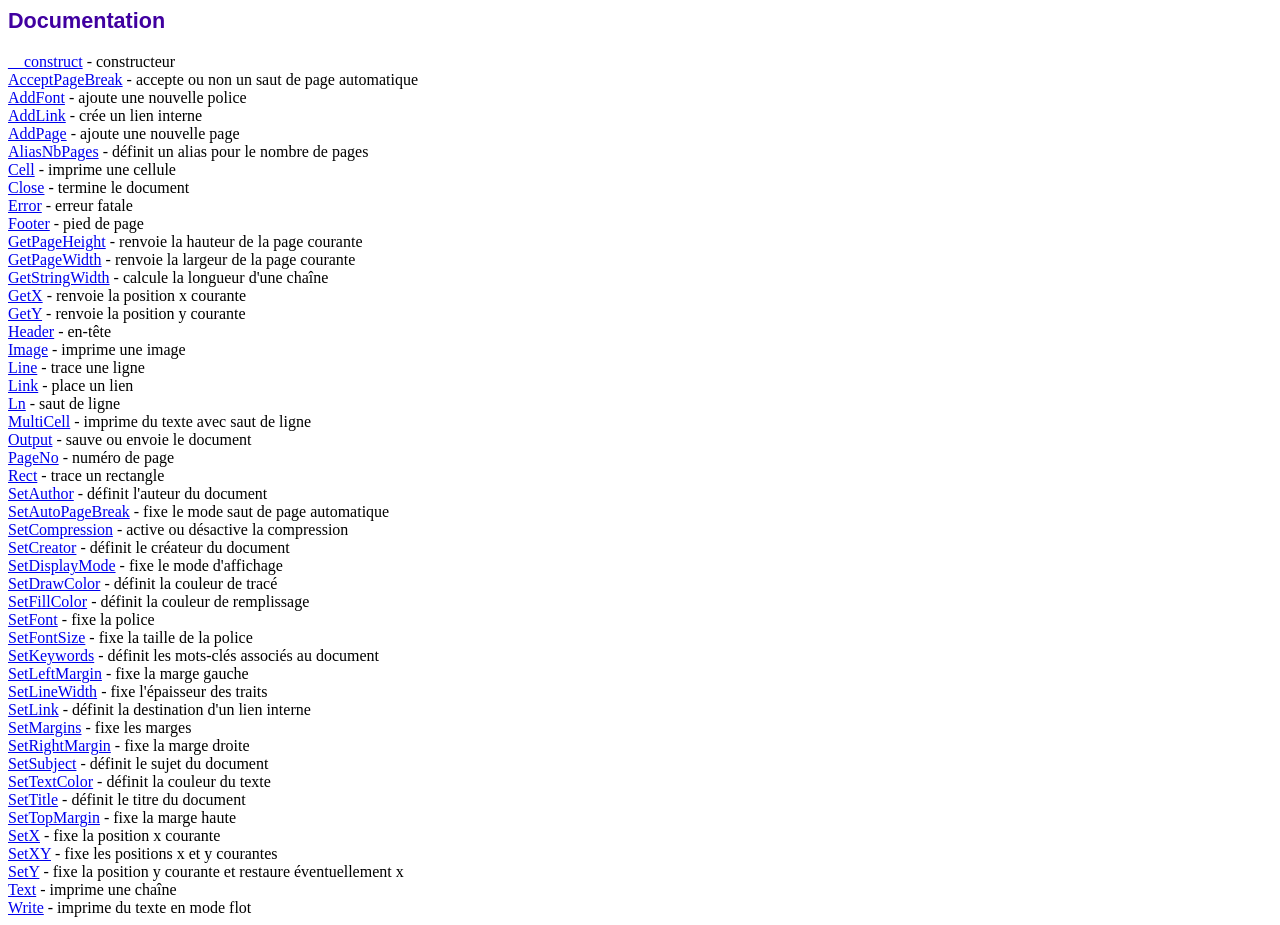
<file: integration/fpdf/doc/index.htm>
<!DOCTYPE html PUBLIC "-//W3C//DTD HTML 4.01 Transitional//EN">
<html>
<head>
<meta http-equiv="Content-Type" content="text/html; charset=UTF-8">
<title>Documentation</title>
<link type="text/css" rel="stylesheet" href="../fpdf.css">
</head>
<body>
<h1>Documentation</h1>
<a href="__construct.htm">__construct</a> - constructeur<br>
<a href="acceptpagebreak.htm">AcceptPageBreak</a> - accepte ou non un saut de page automatique<br>
<a href="addfont.htm">AddFont</a> - ajoute une nouvelle police<br>
<a href="addlink.htm">AddLink</a> - crée un lien interne<br>
<a href="addpage.htm">AddPage</a> - ajoute une nouvelle page<br>
<a href="aliasnbpages.htm">AliasNbPages</a> - définit un alias pour le nombre de pages<br>
<a href="cell.htm">Cell</a> - imprime une cellule<br>
<a href="close.htm">Close</a> - termine le document<br>
<a href="error.htm">Error</a> - erreur fatale<br>
<a href="footer.htm">Footer</a> - pied de page<br>
<a href="getpageheight.htm">GetPageHeight</a> - renvoie la hauteur de la page courante<br>
<a href="getpagewidth.htm">GetPageWidth</a> - renvoie la largeur de la page courante<br>
<a href="getstringwidth.htm">GetStringWidth</a> - calcule la longueur d'une chaîne<br>
<a href="getx.htm">GetX</a> - renvoie la position x courante<br>
<a href="gety.htm">GetY</a> - renvoie la position y courante<br>
<a href="header.htm">Header</a> - en-tête<br>
<a href="image.htm">Image</a> - imprime une image<br>
<a href="line.htm">Line</a> - trace une ligne<br>
<a href="link.htm">Link</a> - place un lien<br>
<a href="ln.htm">Ln</a> - saut de ligne<br>
<a href="multicell.htm">MultiCell</a> - imprime du texte avec saut de ligne<br>
<a href="output.htm">Output</a> - sauve ou envoie le document<br>
<a href="pageno.htm">PageNo</a> - numéro de page<br>
<a href="rect.htm">Rect</a> - trace un rectangle<br>
<a href="setauthor.htm">SetAuthor</a> - définit l'auteur du document<br>
<a href="setautopagebreak.htm">SetAutoPageBreak</a> - fixe le mode saut de page automatique<br>
<a href="setcompression.htm">SetCompression</a> - active ou désactive la compression<br>
<a href="setcreator.htm">SetCreator</a> - définit le créateur du document<br>
<a href="setdisplaymode.htm">SetDisplayMode</a> - fixe le mode d'affichage<br>
<a href="setdrawcolor.htm">SetDrawColor</a> - définit la couleur de tracé<br>
<a href="setfillcolor.htm">SetFillColor</a> - définit la couleur de remplissage<br>
<a href="setfont.htm">SetFont</a> - fixe la police<br>
<a href="setfontsize.htm">SetFontSize</a> - fixe la taille de la police<br>
<a href="setkeywords.htm">SetKeywords</a> - définit les mots-clés associés au document<br>
<a href="setleftmargin.htm">SetLeftMargin</a> - fixe la marge gauche<br>
<a href="setlinewidth.htm">SetLineWidth</a> - fixe l'épaisseur des traits<br>
<a href="setlink.htm">SetLink</a> - définit la destination d'un lien interne<br>
<a href="setmargins.htm">SetMargins</a> - fixe les marges<br>
<a href="setrightmargin.htm">SetRightMargin</a> - fixe la marge droite<br>
<a href="setsubject.htm">SetSubject</a> - définit le sujet du document<br>
<a href="settextcolor.htm">SetTextColor</a> - définit la couleur du texte<br>
<a href="settitle.htm">SetTitle</a> - définit le titre du document<br>
<a href="settopmargin.htm">SetTopMargin</a> - fixe la marge haute<br>
<a href="setx.htm">SetX</a> - fixe la position x courante<br>
<a href="setxy.htm">SetXY</a> - fixe les positions x et y courantes<br>
<a href="sety.htm">SetY</a> - fixe la position y courante et restaure éventuellement x<br>
<a href="text.htm">Text</a> - imprime une chaîne<br>
<a href="write.htm">Write</a> - imprime du texte en mode flot<br>
</body>
</html>
</file>
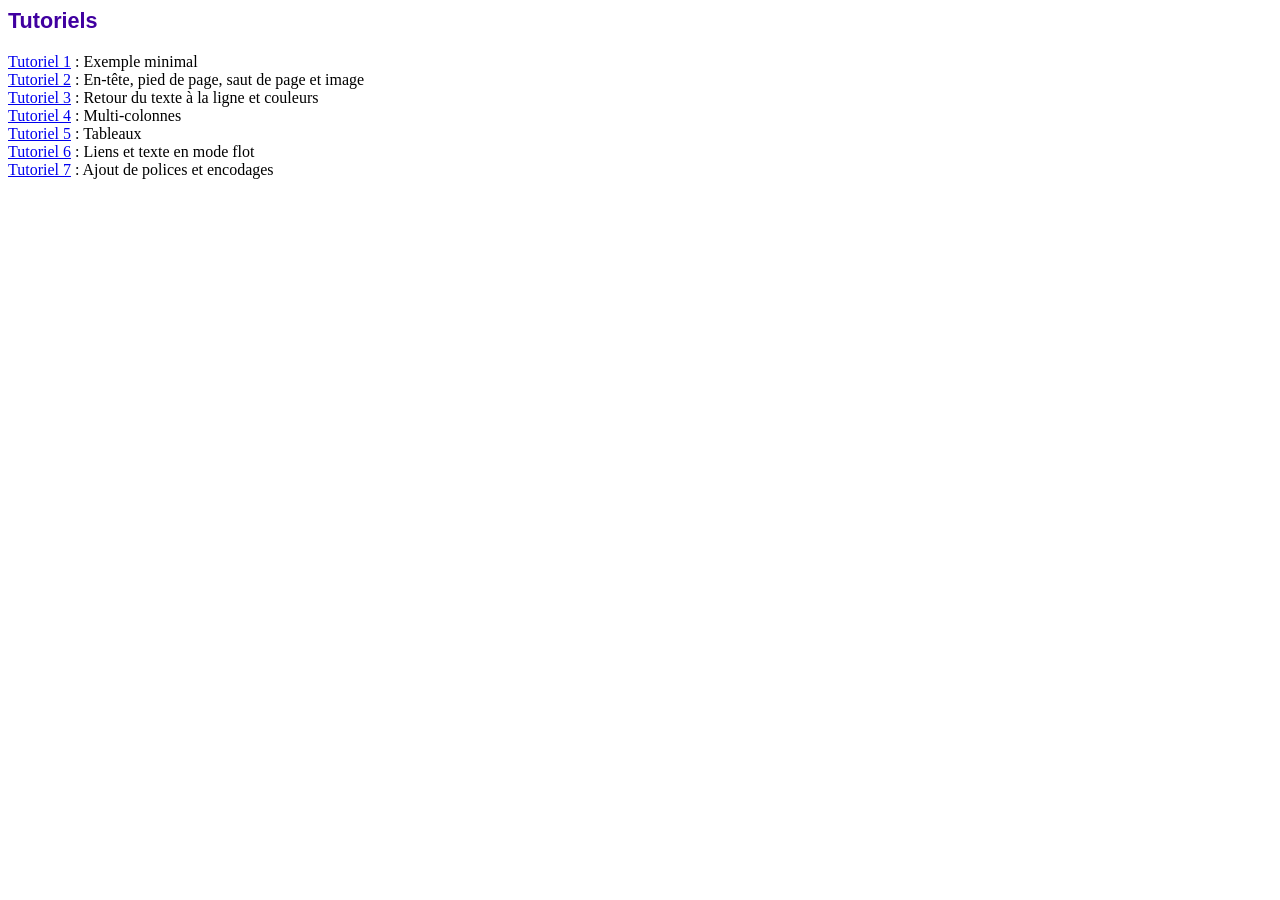
<file: integration/fpdf/tutorial/index.htm>
<!DOCTYPE html PUBLIC "-//W3C//DTD HTML 4.01 Transitional//EN">
<html>
<head>
<meta http-equiv="Content-Type" content="text/html; charset=UTF-8">
<title>Tutoriels</title>
<link type="text/css" rel="stylesheet" href="../fpdf.css">
</head>
<body>
<h1>Tutoriels</h1>
<ul style="list-style-type:none; margin-left:0; padding-left:0">
<li><a href="tuto1.htm">Tutoriel 1</a> : Exemple minimal</li>
<li><a href="tuto2.htm">Tutoriel 2</a> : En-tête, pied de page, saut de page et image</li>
<li><a href="tuto3.htm">Tutoriel 3</a> : Retour du texte à la ligne et couleurs</li>
<li><a href="tuto4.htm">Tutoriel 4</a> : Multi-colonnes</li>
<li><a href="tuto5.htm">Tutoriel 5</a> : Tableaux</li>
<li><a href="tuto6.htm">Tutoriel 6</a> : Liens et texte en mode flot</li>
<li><a href="tuto7.htm">Tutoriel 7</a> : Ajout de polices et encodages</li>
</ul>
</body>
</html>
</file>
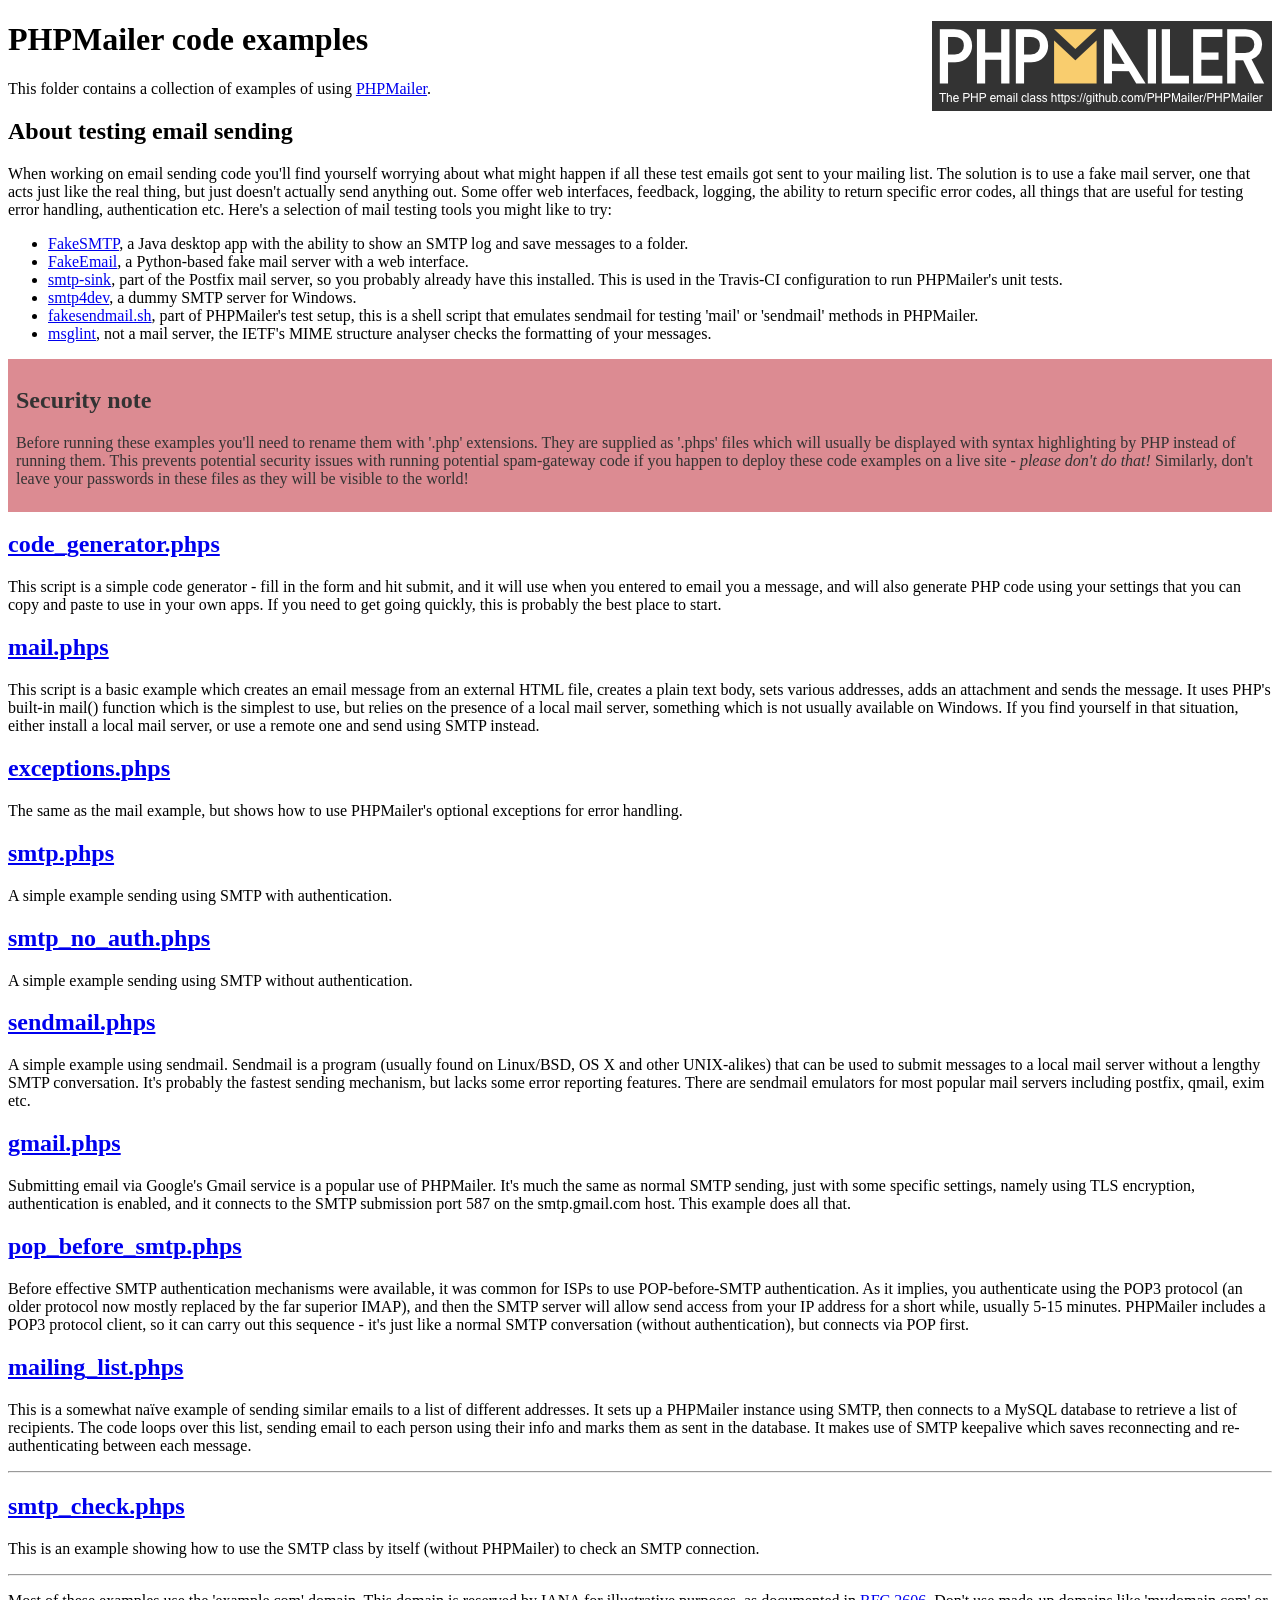
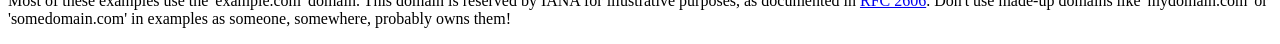
<file: integration/phpmailer/examples/index.html>
<!DOCTYPE html>
<html>
<head>
	<meta charset="UTF-8">
	<title>PHPMailer Examples</title>
</head>
<body>
<h1>PHPMailer code examples<a href="https://github.com/PHPMailer/PHPMailer"><img src="images/phpmailer.png" style="float:right; border:0;" alt="PHPMailer logo"></a></h1>
<p>This folder contains a collection of examples of using <a href="https://github.com/PHPMailer/PHPMailer">PHPMailer</a>.</p>
<h2>About testing email sending</h2>
<p>When working on email sending code you'll find yourself worrying about what might happen if all these test emails got sent to your mailing list. The solution is to use a fake mail server, one that acts just like the real thing, but just doesn't actually send anything out. Some offer web interfaces, feedback, logging, the ability to return specific error codes, all things that are useful for testing error handling, authentication etc. Here's a selection of mail testing tools you might like to try:</p>
<ul>
  <li><a href="https://github.com/Nilhcem/FakeSMTP">FakeSMTP</a>, a Java desktop app with the ability to show an SMTP log and save messages to a folder. </li>
  <li><a href="https://github.com/isotoma/FakeEmail">FakeEmail</a>, a Python-based fake mail server with a web interface.</li>
  <li><a href="http://www.postfix.org/smtp-sink.1.html">smtp-sink</a>, part of the Postfix mail server, so you probably already have this installed. This is used in the Travis-CI configuration to run PHPMailer's unit tests.</li>
  <li><a href="http://smtp4dev.codeplex.com">smtp4dev</a>, a dummy SMTP server for Windows.</li>
  <li><a href="https://github.com/PHPMailer/PHPMailer/blob/master/test/fakesendmail.sh">fakesendmail.sh</a>, part of PHPMailer's test setup, this is a shell script that emulates sendmail for testing 'mail' or 'sendmail' methods in PHPMailer.</li>
  <li><a href="http://tools.ietf.org/tools/msglint/">msglint</a>, not a mail server, the IETF's MIME structure analyser checks the formatting of your messages.</li>
</ul>
<div style="padding: 8px; color: #333333; background-color: #dc8b92">
<h2>Security note</h2>
<p>Before running these examples you'll need to rename them with '.php' extensions. They are supplied as '.phps' files which will usually be displayed with syntax highlighting by PHP instead of running them. This prevents potential security issues with running potential spam-gateway code if you happen to deploy these code examples on a live site - <em>please don't do that!</em> Similarly, don't leave your passwords in these files as they will be visible to the world!</p>
</div>
<h2><a href="code_generator.phps">code_generator.phps</a></h2>
<p>This script is a simple code generator - fill in the form and hit submit, and it will use when you entered to email you a message, and will also generate PHP code using your settings that you can copy and paste to use in your own apps. If you need to get going quickly, this is probably the best place to start.</p>
<h2><a href="mail.phps">mail.phps</a></h2>
<p>This script is a basic example which creates an email message from an external HTML file, creates a plain text body, sets various addresses, adds an attachment and sends the message. It uses PHP's built-in mail() function which is the simplest to use, but relies on the presence of a local mail server, something which is not usually available on Windows. If you find yourself in that situation, either install a local mail server, or use a remote one and send using SMTP instead.</p>
<h2><a href="exceptions.phps">exceptions.phps</a></h2>
<p>The same as the mail example, but shows how to use PHPMailer's optional exceptions for error handling.</p>
<h2><a href="smtp.phps">smtp.phps</a></h2>
<p>A simple example sending using SMTP with authentication.</p>
<h2><a href="smtp_no_auth.phps">smtp_no_auth.phps</a></h2>
<p>A simple example sending using SMTP without authentication.</p>
<h2><a href="sendmail.phps">sendmail.phps</a></h2>
<p>A simple example using sendmail. Sendmail is a program (usually found on Linux/BSD, OS X and other UNIX-alikes) that can be used to submit messages to a local mail server without a lengthy SMTP conversation. It's probably the fastest sending mechanism, but lacks some error reporting features. There are sendmail emulators for most popular mail servers including postfix, qmail, exim etc.</p>
<h2><a href="gmail.phps">gmail.phps</a></h2>
<p>Submitting email via Google's Gmail service is a popular use of PHPMailer. It's much the same as normal SMTP sending, just with some specific settings, namely using TLS encryption, authentication is enabled, and it connects to the SMTP submission port 587 on the smtp.gmail.com host. This example does all that.</p>
<h2><a href="pop_before_smtp.phps">pop_before_smtp.phps</a></h2>
<p>Before effective SMTP authentication mechanisms were available, it was common for ISPs to use POP-before-SMTP authentication. As it implies, you authenticate using the POP3 protocol (an older protocol now mostly replaced by the far superior IMAP), and then the SMTP server will allow send access from your IP address for a short while, usually 5-15 minutes. PHPMailer includes a POP3 protocol client, so it can carry out this sequence - it's just like a normal SMTP conversation (without authentication), but connects via POP first.</p>
<h2><a href="mailing_list.phps">mailing_list.phps</a></h2>
<p>This is a somewhat naïve example of sending similar emails to a list of different addresses. It sets up a PHPMailer instance using SMTP, then connects to a MySQL database to retrieve a list of recipients. The code loops over this list, sending email to each person using their info and marks them as sent in the database. It makes use of SMTP keepalive which saves reconnecting and re-authenticating between each message.</p>
<hr>
<h2><a href="smtp_check.phps">smtp_check.phps</a></h2>
<p>This is an example showing how to use the SMTP class by itself (without PHPMailer) to check an SMTP connection.</p>
<hr>
<p>Most of these examples use the 'example.com' domain. This domain is reserved by IANA for illustrative purposes, as documented in <a href="http://tools.ietf.org/html/rfc2606">RFC 2606</a>. Don't use made-up domains like 'mydomain.com' or 'somedomain.com' in examples as someone, somewhere, probably owns them!</p>
</body>
</html>
</file>
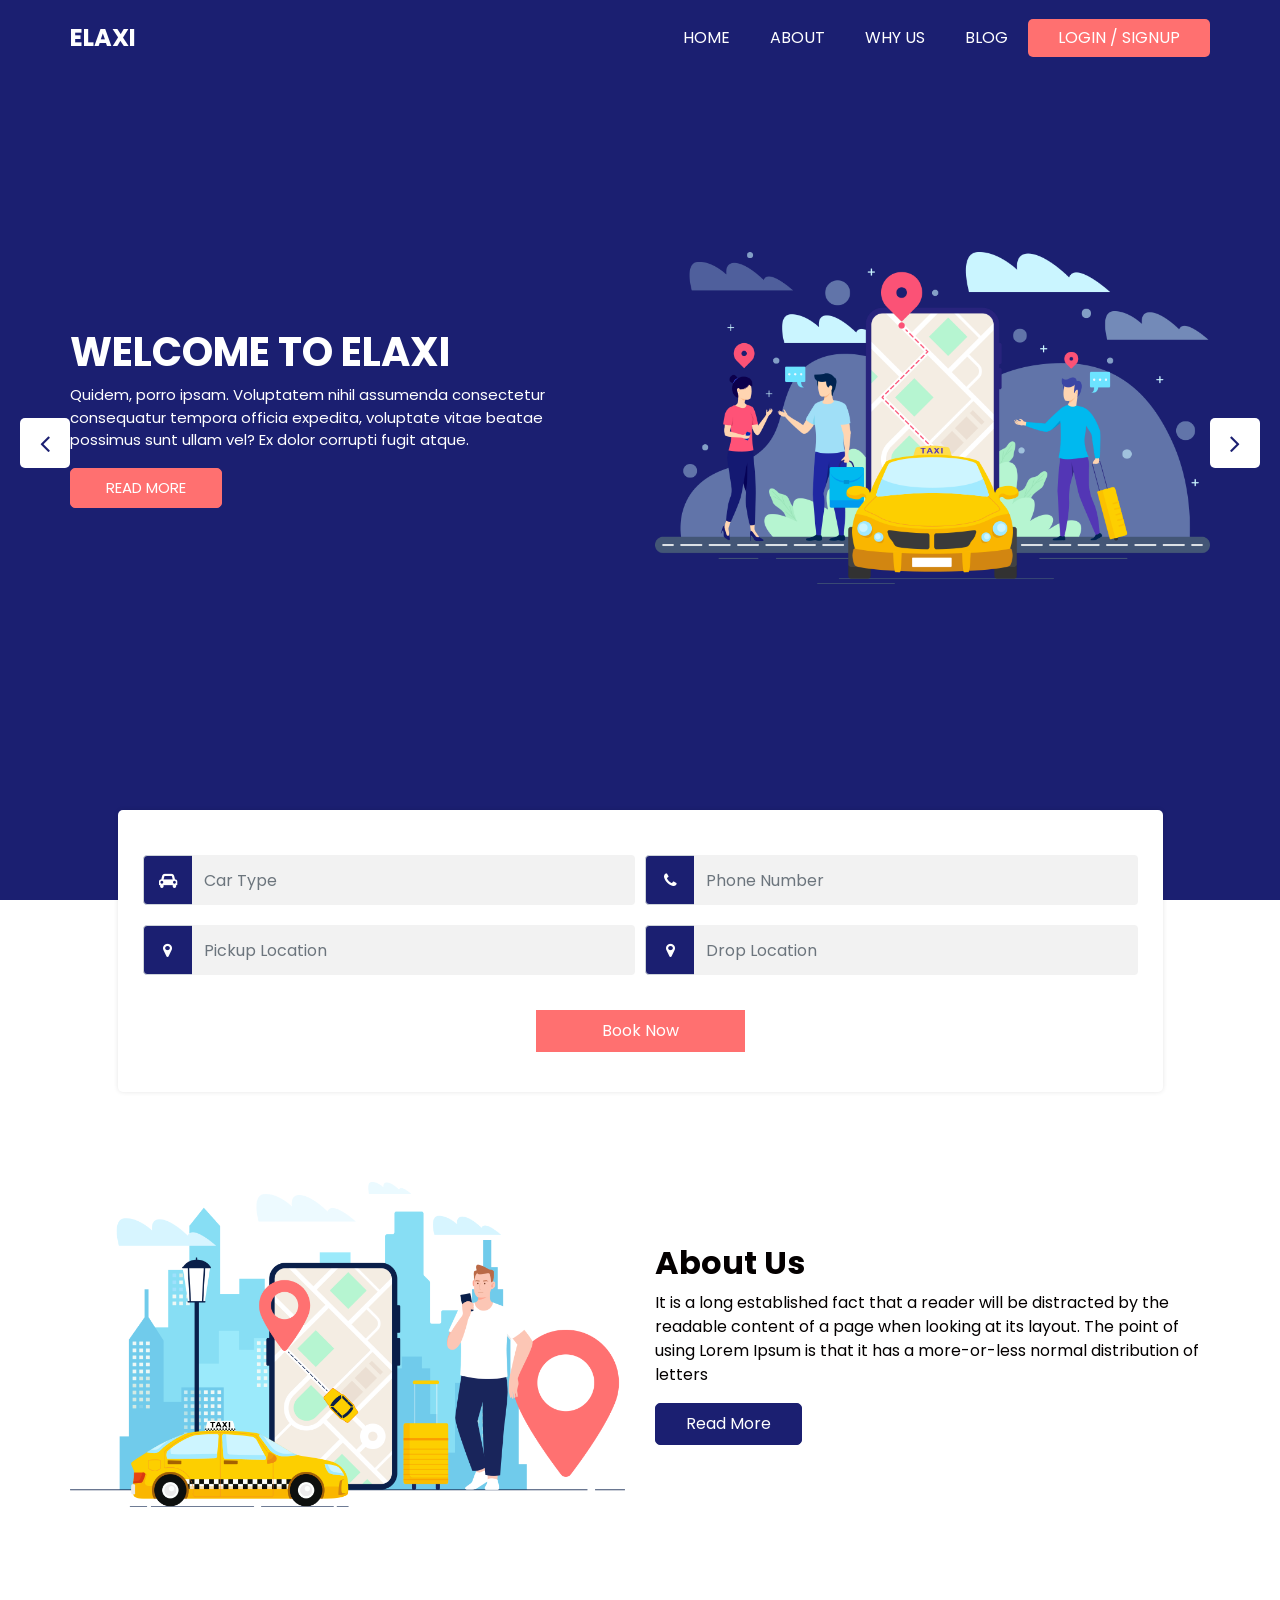
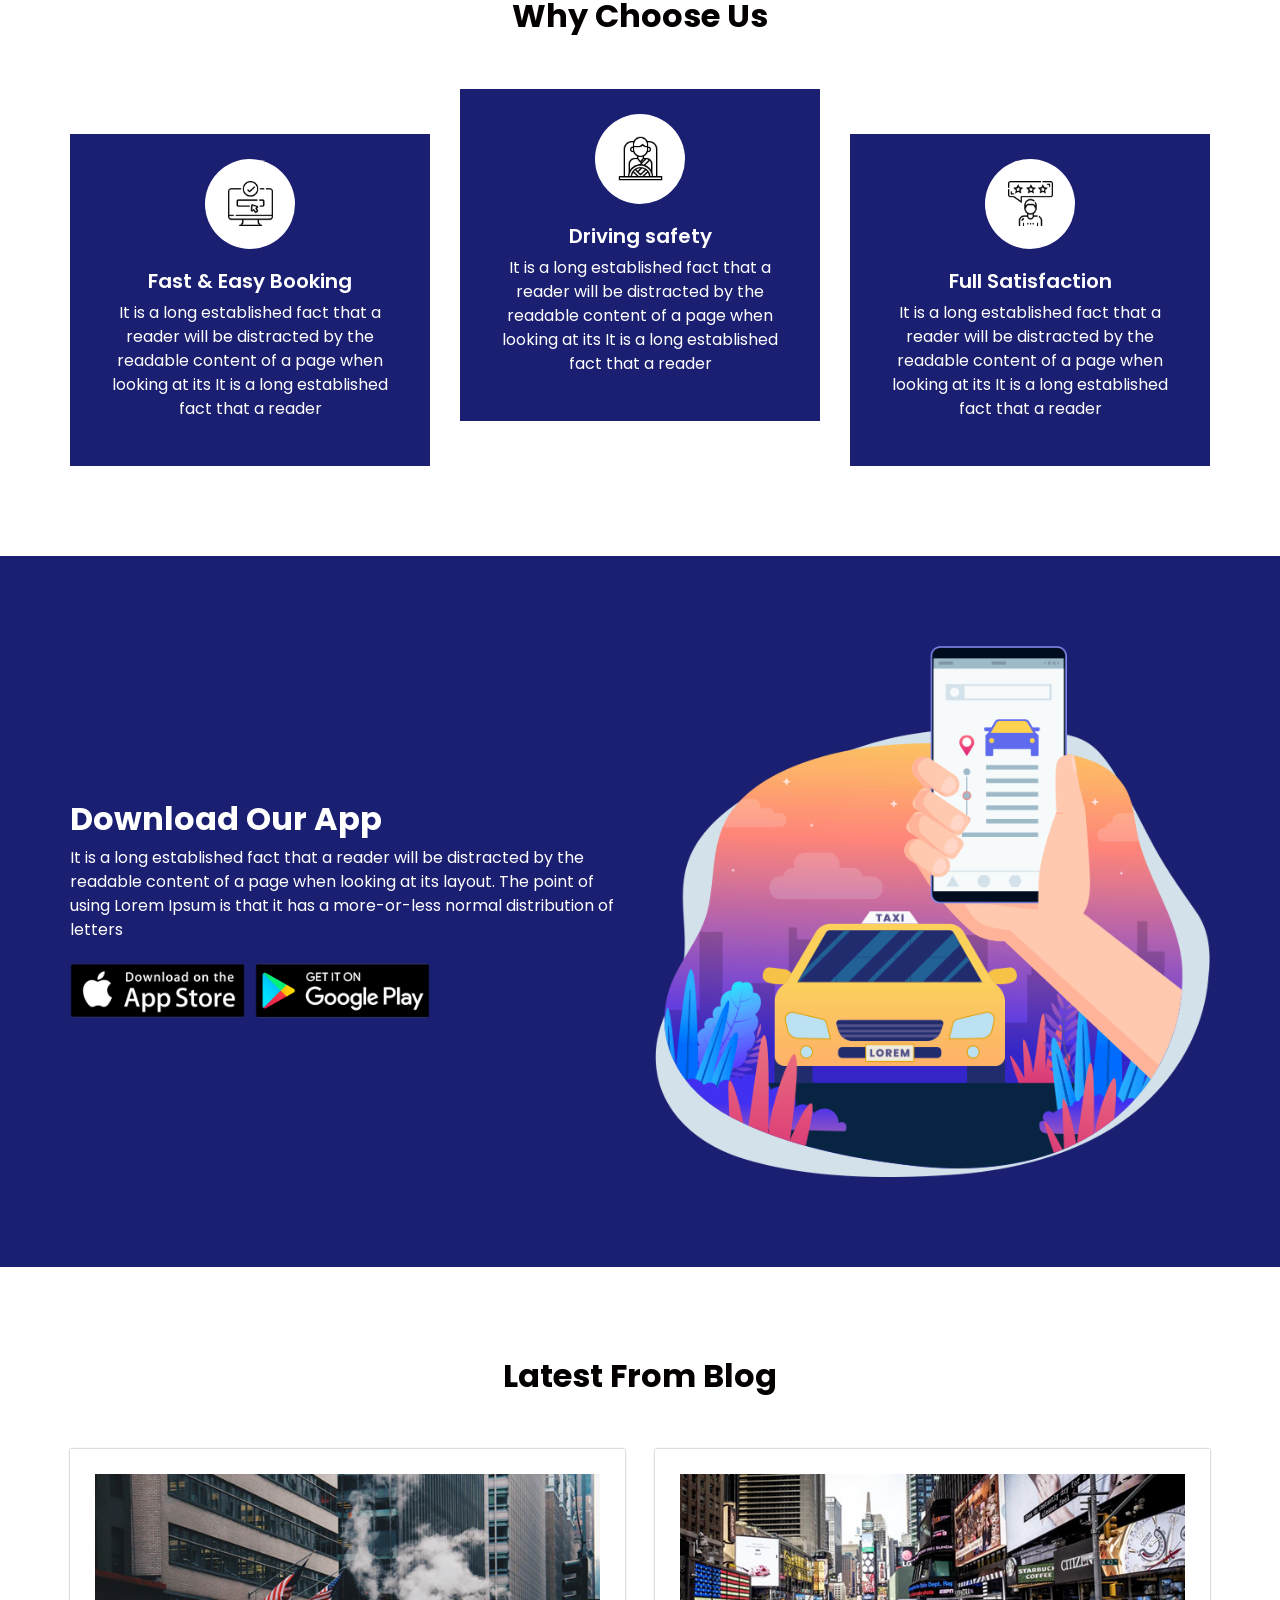
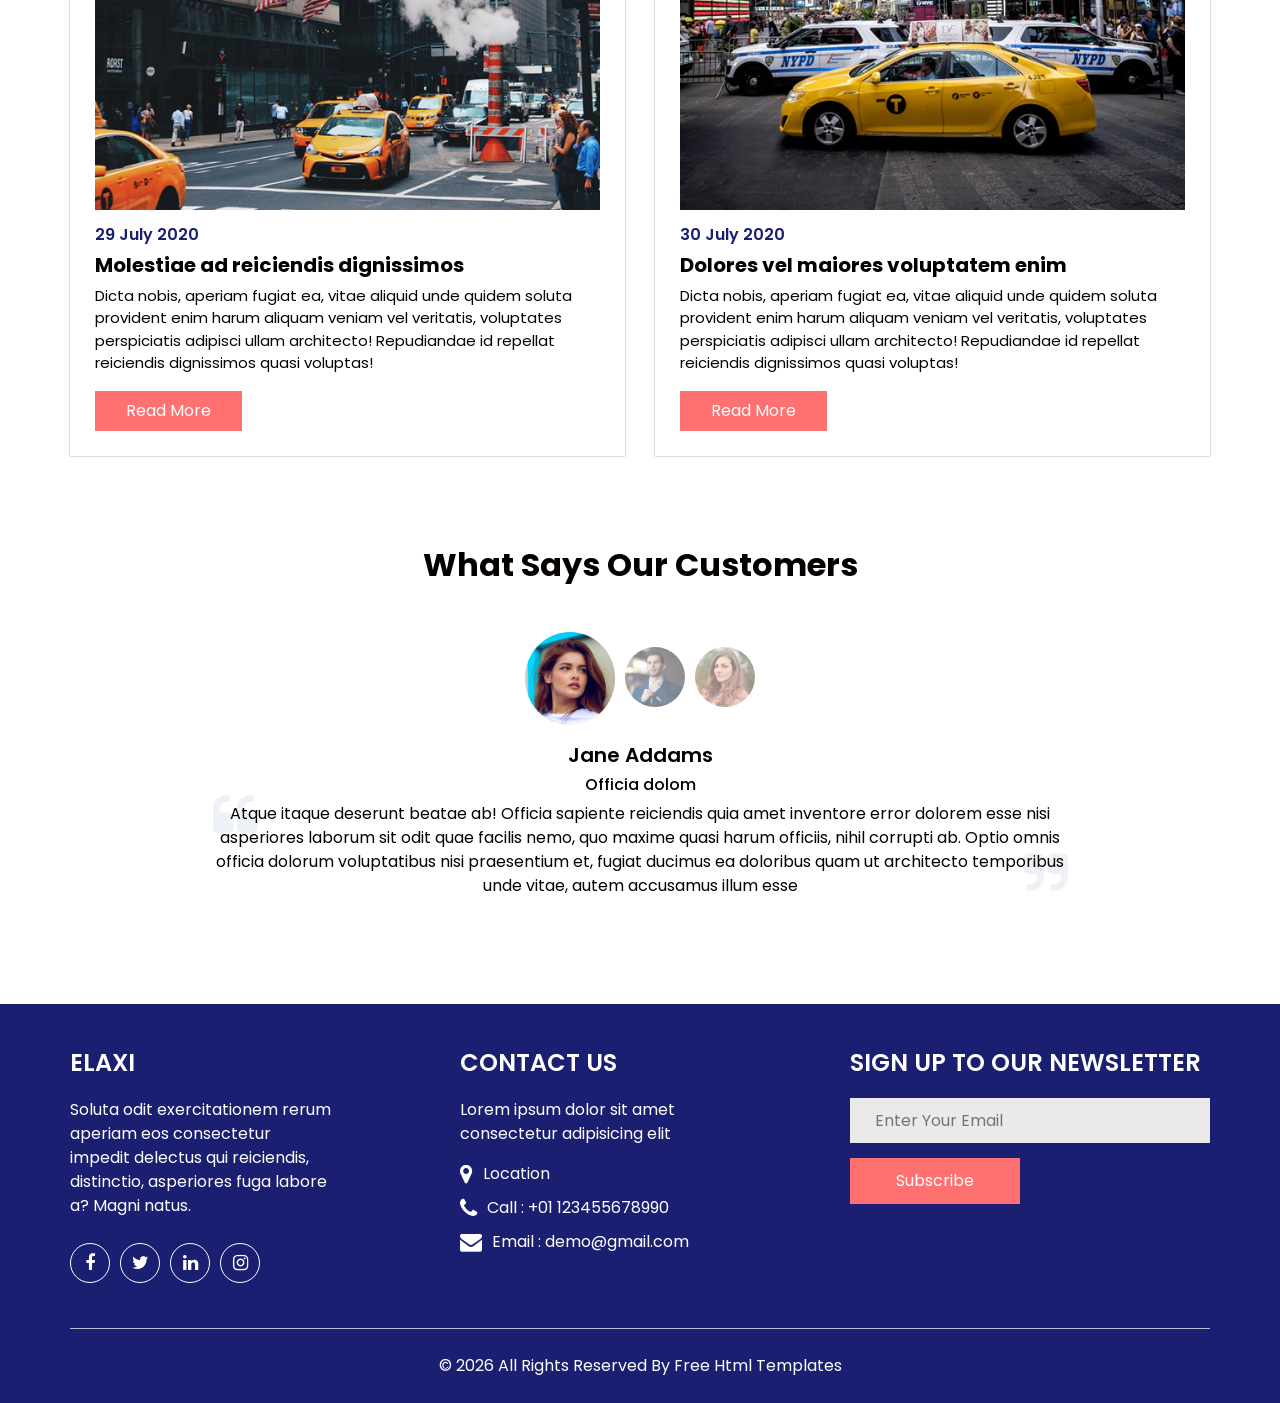
<file: integration/view/back/frontt/index.html>
<!DOCTYPE html>
<html>

<head>
  <!-- Basic -->
  <meta charset="utf-8" />
  <meta http-equiv="X-UA-Compatible" content="IE=edge" />
  <!-- Mobile Metas -->
  <meta name="viewport" content="width=device-width, initial-scale=1, shrink-to-fit=no" />
  <!-- Site Metas -->
  <meta name="keywords" content="" />
  <meta name="description" content="" />
  <meta name="author" content="" />
  <link rel="shortcut icon" href="images/favicon.png" type="image/x-icon">

  <title>Elaxi</title>

  <!-- slider stylesheet -->
  <link rel="stylesheet" type="text/css" href="https://cdnjs.cloudflare.com/ajax/libs/OwlCarousel2/2.1.3/assets/owl.carousel.min.css" />

  <!-- bootstrap core css -->
  <link rel="stylesheet" type="text/css" href="css/bootstrap.css" />
  <!-- font awesome style -->
  <link href="css/font-awesome.min.css" rel="stylesheet" />
  <!-- fonts style -->
  <link href="https://fonts.googleapis.com/css?family=Dosis:500|Poppins:400,600,700&display=swap" rel="stylesheet">
  <!-- Custom styles for this template -->
  <link href="css/style.css" rel="stylesheet" />
  <!-- responsive style -->
  <link href="css/responsive.css" rel="stylesheet" />
</head>

<body>
  <div class="hero_area">
    <!-- header section strats -->
    <header class="header_section ">
      <div class="container">
        <nav class="navbar navbar-expand-lg custom_nav-container">
          <a class="navbar-brand" href="index.html">
            <span>
              Elaxi
            </span>
          </a>
          <button class="navbar-toggler" type="button" data-toggle="collapse" data-target="#navbarSupportedContent" aria-controls="navbarSupportedContent" aria-expanded="false" aria-label="Toggle navigation">
            <span></span>
          </button>
          <div class="collapse navbar-collapse ml-auto  " id="navbarSupportedContent">
            <ul class="navbar-nav  ">
              <li class="nav-item ">
                <a class="nav-link" href="index.html">Home </a>
              </li>
              <li class="nav-item">
                <a class="nav-link" href="about.html">About </a>
              </li>
              <li class="nav-item">
                <a class="nav-link" href="why.html">Why Us</a>
              </li>
              <li class="nav-item">
                <a class="nav-link" href="blog.html">Blog</a>
              </li>
            </ul>
            <div class="user_option ">
              <a href="" class="">
                Login / signUp
              </a>
            </div>
          </div>
        </nav>
      </div>
    </header>
    <!-- end header section -->


    <!-- slider section -->
    <section class=" slider_section position-relative">
      <div class="box">
        <div id="carouselExampleControls" class="carousel slide " data-ride="carousel">
          <div class="carousel-inner">
            <div class="carousel-item active">
              <div class="container">
                <div class="row">
                  <div class="col-md-6">
                    <div class="detail-box">
                      <h1>
                        Welcome To Elaxi
                      </h1>
                      <p class="col-lg-11 px-0">
                        Quidem, porro ipsam. Voluptatem nihil assumenda consectetur consequatur tempora officia expedita, voluptate vitae beatae possimus sunt ullam vel? Ex dolor corrupti fugit atque.
                      </p>
                      <a href="">
                        Read More
                      </a>
                    </div>
                  </div>
                  <div class="col-md-6">
                    <div class="img-box">
                      <img src="images/slider-img.png" alt="">
                    </div>
                  </div>
                </div>
              </div>
            </div>
            <div class="carousel-item ">
              <div class="container">
                <div class="row">
                  <div class="col-md-6">
                    <div class="detail-box">
                      <h1>
                        Welcome To Elaxi
                      </h1>
                      <p class="col-lg-11 px-0">
                        Quidem, porro ipsam. Voluptatem nihil assumenda consectetur consequatur tempora officia expedita, voluptate vitae beatae possimus sunt ullam vel? Ex dolor corrupti fugit atque.
                      </p>
                      <a href="">
                        Read More
                      </a>
                    </div>
                  </div>
                  <div class="col-md-6">
                    <div class="img-box">
                      <img src="images/slider-img.png" alt="">
                    </div>
                  </div>
                </div>
              </div>
            </div>
            <div class="carousel-item ">
              <div class="container">
                <div class="row">
                  <div class="col-md-6">
                    <div class="detail-box">
                      <h1>
                        Welcome To Elaxi
                      </h1>
                      <p class="col-lg-11 px-0">
                        Quidem, porro ipsam. Voluptatem nihil assumenda consectetur consequatur tempora officia expedita, voluptate vitae beatae possimus sunt ullam vel? Ex dolor corrupti fugit atque.
                      </p>
                      <a href="">
                        Read More
                      </a>
                    </div>
                  </div>
                  <div class="col-md-6">
                    <div class="img-box">
                      <img src="images/slider-img.png" alt="">
                    </div>
                  </div>
                </div>
              </div>
            </div>
          </div>
          <div class="container">
            <div class="carousel-btn-box">
              <a class="carousel-control-prev" href="#carouselExampleControls" role="button" data-slide="prev">
                <i class="fa fa-angle-left" aria-hidden="true"></i>
                <span class="sr-only">Previous</span>
              </a>
              <a class="carousel-control-next" href="#carouselExampleControls" role="button" data-slide="next">
                <i class="fa fa-angle-right" aria-hidden="true"></i>
                <span class="sr-only">Next</span>
              </a>
            </div>
          </div>
        </div>
      </div>
    </section>
    <!-- end slider section -->
  </div>

  <!-- book section -->

  <section class="book_section ">
    <div class="container">
      <div class="col-md-11 col=lg-9 mx-auto px-0">
        <div class="book_form ">
          <form>
            <div class="form-row">
              <div class="form-group col-md-6">
                <div class="input-group ">
                  <div class="input-group-prepend">
                    <div class="input-group-text">
                      <i class="fa fa-car" aria-hidden="true"></i>
                    </div>
                  </div>
                  <input type="text" class="form-control" id="inputDestination" placeholder="Car Type">
                </div>
              </div>
              <div class="form-group col-md-6">
                <div class="input-group ">
                  <div class="input-group-prepend">
                    <div class="input-group-text">
                      <i class="fa fa-phone" aria-hidden="true"></i>
                    </div>
                  </div>
                  <input type="text" class="form-control" id="inputDestination" placeholder="Phone Number">
                </div>
              </div>
            </div>
            <div class="form-row">
              <div class="form-group col-md-6">
                <div class="input-group ">
                  <div class="input-group-prepend">
                    <div class="input-group-text">
                      <i class="fa fa-map-marker" aria-hidden="true"></i>
                    </div>
                  </div>
                  <input type="text" class="form-control" id="inputDestination" placeholder="Pickup Location ">
                </div>
              </div>
              <div class="form-group col-md-6">
                <div class="input-group ">
                  <div class="input-group-prepend">
                    <div class="input-group-text">
                      <i class="fa fa-map-marker" aria-hidden="true"></i>
                    </div>
                  </div>
                  <input type="text" class="form-control" id="inputLocation" placeholder="Drop Location">
                </div>
              </div>
            </div>
            <div class="btn-box">
              <button type="submit" class="">Book Now</button>
            </div>
          </form>
        </div>
      </div>
    </div>
  </section>


  <!-- end book section -->


  <!-- about section -->

  <section class="about_section layout_padding">
    <div class="container">
      <div class="row">
        <div class="col-md-6">
          <div class="img-box">
            <img src="images/about-img.png" alt="">
          </div>
        </div>
        <div class="col-md-6">
          <div class="detail-box">
            <div class="heading_container">
              <h2>
                About Us
              </h2>
            </div>
            <p>
              It is a long established fact that a reader will be distracted by
              the readable content of a page when looking at its layout. The point
              of using Lorem Ipsum is that it has a more-or-less normal
              distribution of letters
            </p>
            <a href="">
              Read More
            </a>
          </div>
        </div>
      </div>
    </div>
  </section>

  <!-- end about section -->

  <!-- why section -->

  <section class="why_section layout_padding-bottom">
    <div class="container">
      <div class="heading_container heading_center">
        <h2>
          Why Choose Us
        </h2>
      </div>
      <div class="why_container">
        <div class="row">
          <div class="col-md-4">
            <div class="box b1">
              <div class="img-box">
                <img src="images/w1.png" alt="" class="" />
              </div>
              <div class="detail-box">
                <h5>
                  Fast & Easy Booking
                </h5>
                <p>
                  It is a long established fact that a reader will be distracted
                  by the readable content of a page when looking at its It is a
                  long established fact that a reader
                </p>
              </div>
            </div>
          </div>
          <div class="col-md-4">
            <div class="box b2">
              <div class="img-box">
                <img src="images/w2.png" alt="" class="" />
              </div>
              <div class="detail-box">
                <h5>
                  Driving safety
                </h5>
                <p>
                  It is a long established fact that a reader will be distracted
                  by the readable content of a page when looking at its It is a
                  long established fact that a reader
                </p>
              </div>
            </div>
          </div>
          <div class="col-md-4">
            <div class="box b3">
              <div class="img-box">
                <img src="images/w3.png" alt="" class="" />
              </div>
              <div class="detail-box">
                <h5>
                  Full Satisfaction
                </h5>
                <p>
                  It is a long established fact that a reader will be distracted
                  by the readable content of a page when looking at its It is a
                  long established fact that a reader
                </p>
              </div>
            </div>
          </div>
        </div>
      </div>
    </div>
  </section>

  <!-- end why section -->

  <!-- app section -->

  <section class="app_section layout_padding">
    <div class="container">
      <div class="row">
        <div class="col-md-6">
          <div class="detail-box">
            <div class="heading_container">
              <h2>
                Download Our App
              </h2>
            </div>
            <p>
              It is a long established fact that a reader will be distracted by
              the readable content of a page when looking at its layout. The point
              of using Lorem Ipsum is that it has a more-or-less normal
              distribution of letters
            </p>
            <div class="btn-box">
              <a href="">
                <img src="images/app_store.png" alt="">
              </a>
              <a href="">
                <img src="images/google_play.png" alt="">
              </a>
            </div>
          </div>
        </div>
        <div class="col-md-6">
          <div class="img-box">
            <img src="images/app-img.png" alt="">
          </div>
        </div>
      </div>
    </div>
  </section>

  <!-- end app section -->

  <!-- blog section -->

  <section class="blog_section layout_padding">
    <div class="container">
      <div class="heading_container">
        <h2>
          Latest From Blog
        </h2>
      </div>
      <div class="row">
        <div class="col-md-6">
          <div class="box">
            <div class="img-box">
              <img src="images/b1.jpg" alt="">
            </div>
            <div class="detail-box">
              <h6 class="blog_date">
                29 July 2020
              </h6>
              <h5>
                Molestiae ad reiciendis dignissimos
              </h5>
              <p>
                Dicta nobis, aperiam fugiat ea, vitae aliquid unde quidem soluta provident enim harum aliquam veniam vel veritatis, voluptates perspiciatis adipisci ullam architecto! Repudiandae id repellat reiciendis dignissimos quasi voluptas!
              </p>
              <a href="">
                Read More
              </a>
            </div>
          </div>
        </div>
        <div class="col-md-6">
          <div class="box">
            <div class="img-box">
              <img src="images/b2.jpg" alt="">
            </div>
            <div class="detail-box">
              <h6 class="blog_date">
                30 July 2020
              </h6>
              <h5>
                Dolores vel maiores voluptatem enim
              </h5>
              <p>
                Dicta nobis, aperiam fugiat ea, vitae aliquid unde quidem soluta provident enim harum aliquam veniam vel veritatis, voluptates perspiciatis adipisci ullam architecto! Repudiandae id repellat reiciendis dignissimos quasi voluptas!
              </p>
              <a href="">
                Read More
              </a>
            </div>
          </div>
        </div>
      </div>
    </div>
  </section>

  <!-- end blog section -->

  <!-- client section -->

  <section class="client_section layout_padding-bottom">
    <div class="container">
      <div class="heading_container heading_center">
        <h2>
          What Says Our Customers
        </h2>
      </div>
    </div>
    <div class="container">
      <div class="col-md-9 mx-auto px-0">
        <div id="carouselExample2Controls" class="carousel slide" data-ride="carousel">
          <ol class="carousel-indicators">
            <li data-target="#carouselExample2Controls" data-slide-to="0" class="active">
              <img src="images/c1.jpg" alt="">
            </li>
            <li data-target="#carouselExample2Controls" data-slide-to="1">
              <img src="images/c2.jpg" alt="">
            </li>
            <li data-target="#carouselExample2Controls" data-slide-to="2">
              <img src="images/c3.jpg" alt="">
            </li>
          </ol>
          <div class="carousel-inner">
            <div class="carousel-item active">
              <div class="detail-box">
                <h5>
                  Jane Addams
                </h5>
                <h6>
                  Officia dolom
                </h6>
                <p>
                  <i class="fa fa-quote-left" aria-hidden="true"></i>
                  Atque itaque deserunt beatae ab! Officia sapiente reiciendis quia amet inventore error dolorem esse nisi asperiores laborum sit odit quae facilis nemo, quo maxime quasi harum officiis, nihil corrupti ab.
                  Optio omnis officia dolorum voluptatibus nisi praesentium et, fugiat ducimus ea doloribus quam ut architecto temporibus unde vitae, autem accusamus illum esse
                  <i class="fa fa-quote-right" aria-hidden="true"></i>
                </p>
              </div>
            </div>
            <div class="carousel-item">
              <div class="detail-box">
                <h5>
                  John Cavill
                </h5>
                <h6>
                  Officia dolom
                </h6>
                <p>
                  <i class="fa fa-quote-left" aria-hidden="true"></i>
                  Atque itaque deserunt beatae ab! Officia sapiente reiciendis quia amet inventore error dolorem esse nisi asperiores laborum sit odit quae facilis nemo, quo maxime quasi harum officiis, nihil corrupti ab.
                  Optio omnis officia dolorum voluptatibus nisi praesentium et, fugiat ducimus ea doloribus quam ut architecto temporibus unde vitae, autem accusamus illum esse
                  <i class="fa fa-quote-right" aria-hidden="true"></i>
                </p>
              </div>
            </div>
            <div class="carousel-item">
              <div class="detail-box">
                <h5>
                  Lisa Joy
                </h5>
                <h6>
                  Officia dolom
                </h6>
                <p>
                  <i class="fa fa-quote-left" aria-hidden="true"></i>
                  Atque itaque deserunt beatae ab! Officia sapiente reiciendis quia amet inventore error dolorem esse nisi asperiores laborum sit odit quae facilis nemo, quo maxime quasi harum officiis, nihil corrupti ab.
                  Optio omnis officia dolorum voluptatibus nisi praesentium et, fugiat ducimus ea doloribus quam ut architecto temporibus unde vitae, autem accusamus illum esse
                  <i class="fa fa-quote-right" aria-hidden="true"></i>
                </p>
              </div>
            </div>
          </div>
        </div>
      </div>
    </div>
    </div>
  </section>

  <!-- end client section -->

  <!-- info section -->
  <section class="info_section ">

    <div class="container">
      <div class="info_top ">
        <div class="row ">
          <div class="col-sm-6 col-md-4 col-lg-3">
            <div class="info_detail">
              <a href="index.html">
                <h4>
                  Elaxi
                </h4>
              </a>
              <p>
                Soluta odit exercitationem rerum aperiam eos consectetur impedit delectus qui reiciendis, distinctio, asperiores fuga labore a? Magni natus.
              </p>
              <div class="social_box">
                <a href="">
                  <i class="fa fa-facebook" aria-hidden="true"></i>
                </a>
                <a href="">
                  <i class="fa fa-twitter" aria-hidden="true"></i>
                </a>
                <a href="">
                  <i class="fa fa-linkedin" aria-hidden="true"></i>
                </a>
                <a href="">
                  <i class="fa fa-instagram" aria-hidden="true"></i>
                </a>
              </div>
            </div>
          </div>
          <div class="col-sm-6 col-md-4 col-lg-3 mx-auto">
            <h4>
              Contact us
            </h4>
            <p>
              Lorem ipsum dolor sit amet consectetur adipisicing elit
            </p>
            <div class="contact_nav">
              <a href="">
                <i class="fa fa-map-marker" aria-hidden="true"></i>
                <span>
                  Location
                </span>
              </a>
              <a href="">
                <i class="fa fa-phone" aria-hidden="true"></i>
                <span>
                  Call : +01 123455678990
                </span>
              </a>
              <a href="">
                <i class="fa fa-envelope" aria-hidden="true"></i>
                <span>
                  Email : demo@gmail.com
                </span>
              </a>
            </div>
          </div>
          <div class="col-md-4">
            <div class="info_form">
              <h4>
                SIGN UP TO OUR NEWSLETTER
              </h4>
              <form action="">
                <input type="text" placeholder="Enter Your Email" />
                <button type="submit">
                  Subscribe
                </button>
              </form>
            </div>
          </div>
        </div>
      </div>
    </div>
  </section>
  <!-- end info_section -->


  <!-- footer section -->
  <footer class="footer_section">
    <div class="container">
      <p>
        &copy; <span id="displayYear"></span> All Rights Reserved By
        <a href="https://html.design/">Free Html Templates</a>
      </p>
    </div>
  </footer>
  <!-- footer section -->


  <script src="js/jquery-3.4.1.min.js"></script>
  <script src="js/bootstrap.js"></script>
  <script src="js/custom.js"></script>

</body>

</html>
</file>
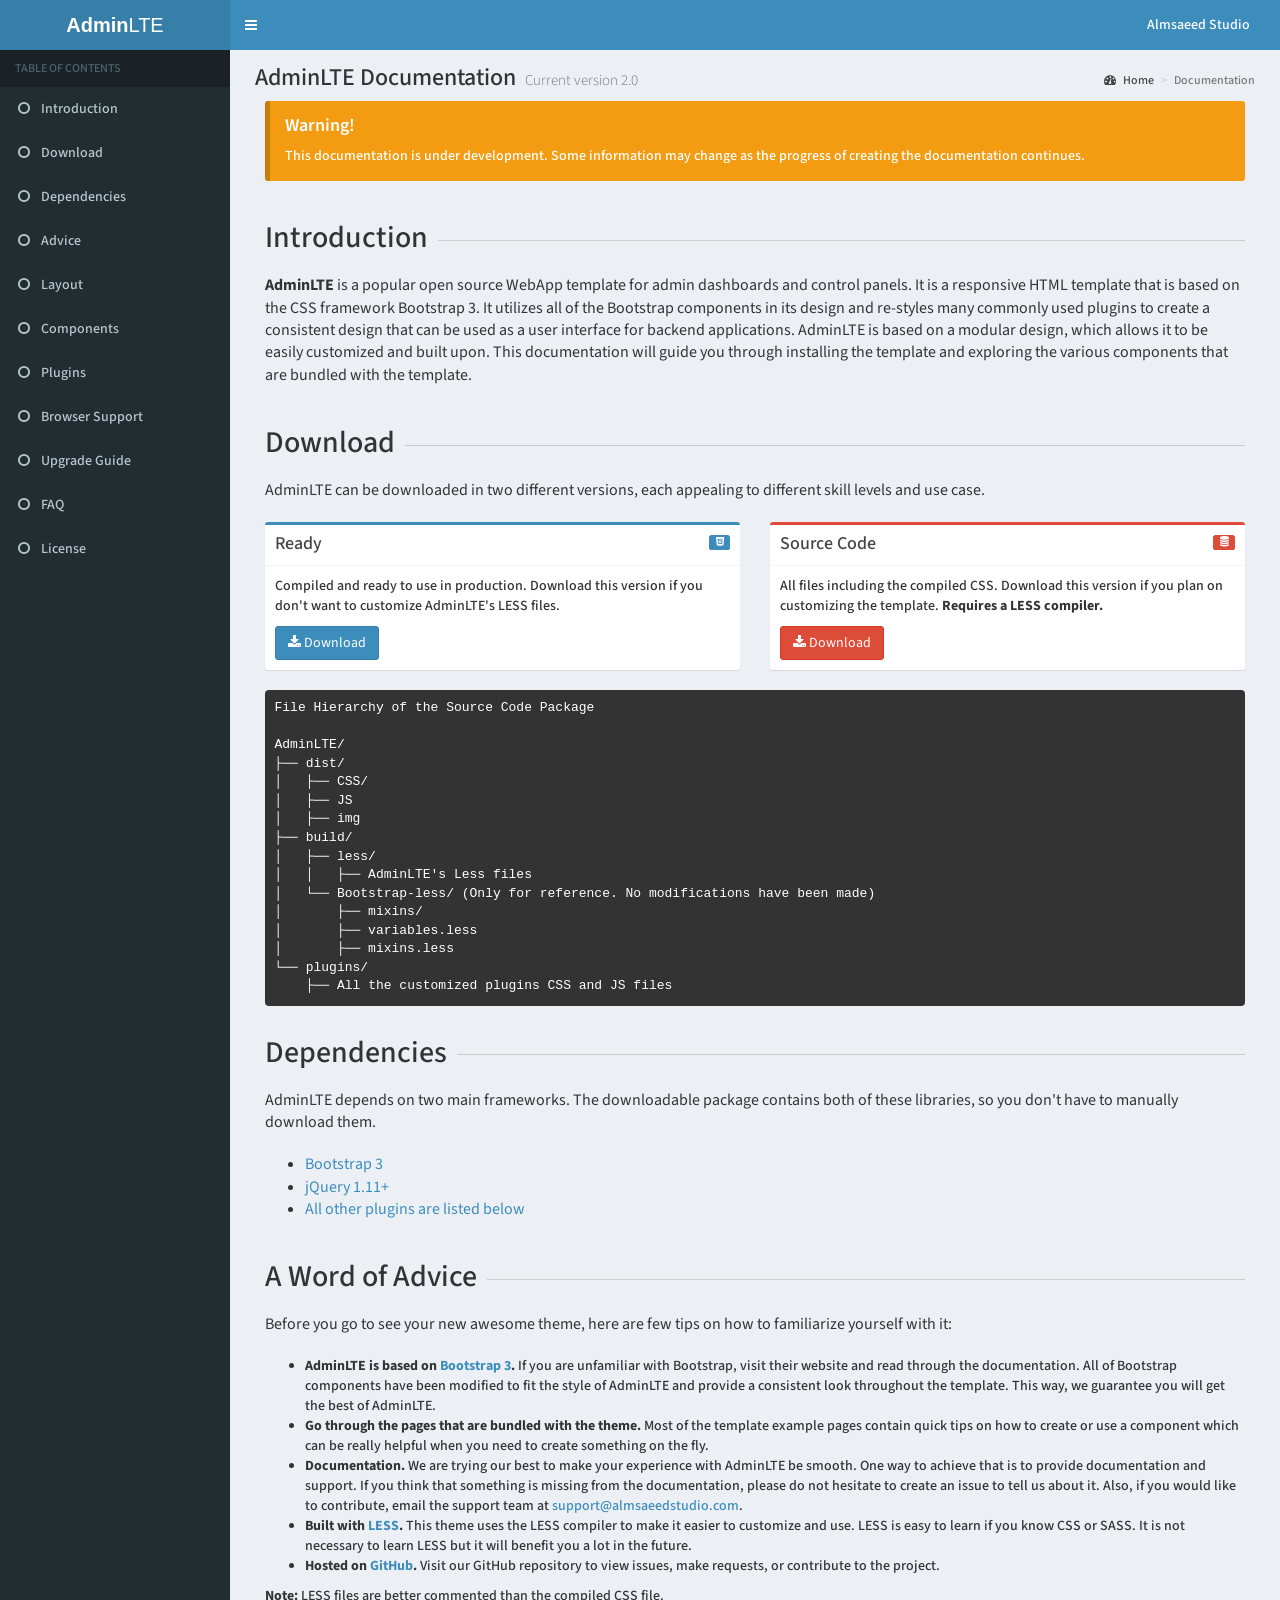
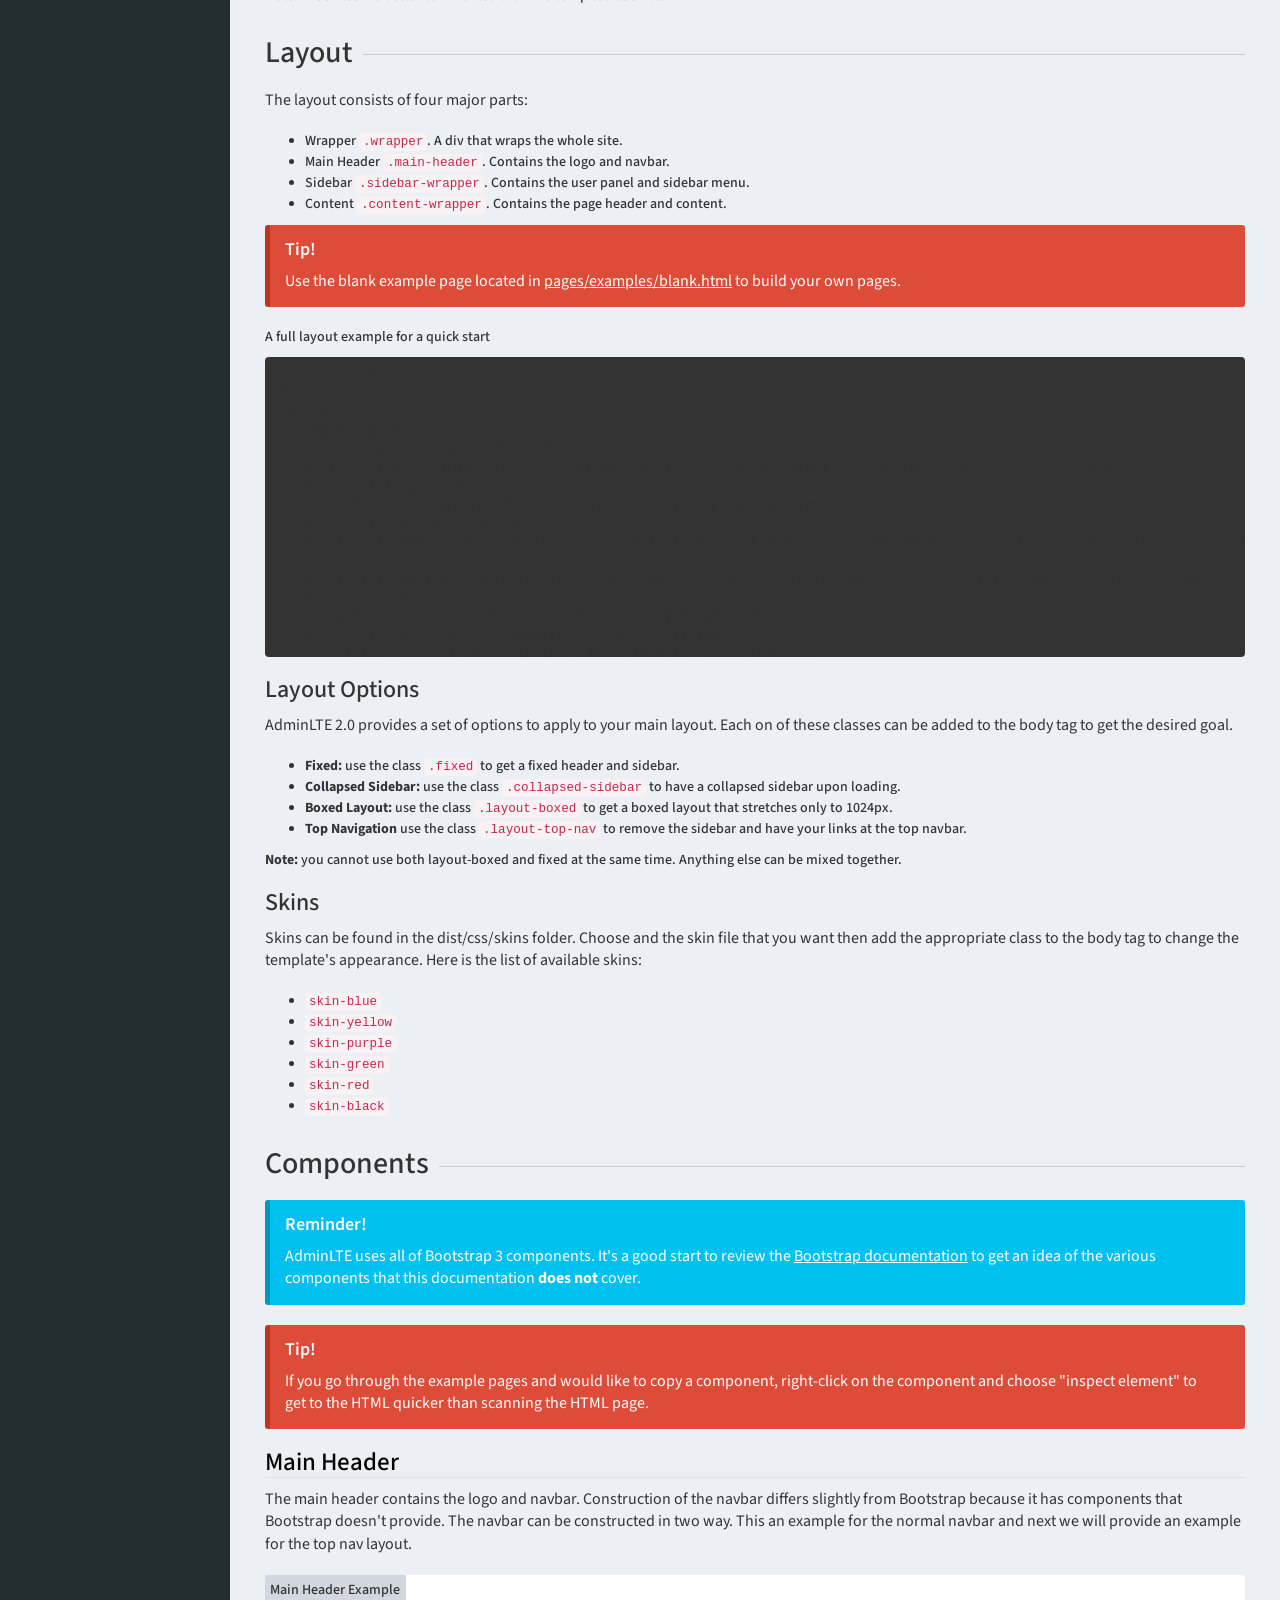
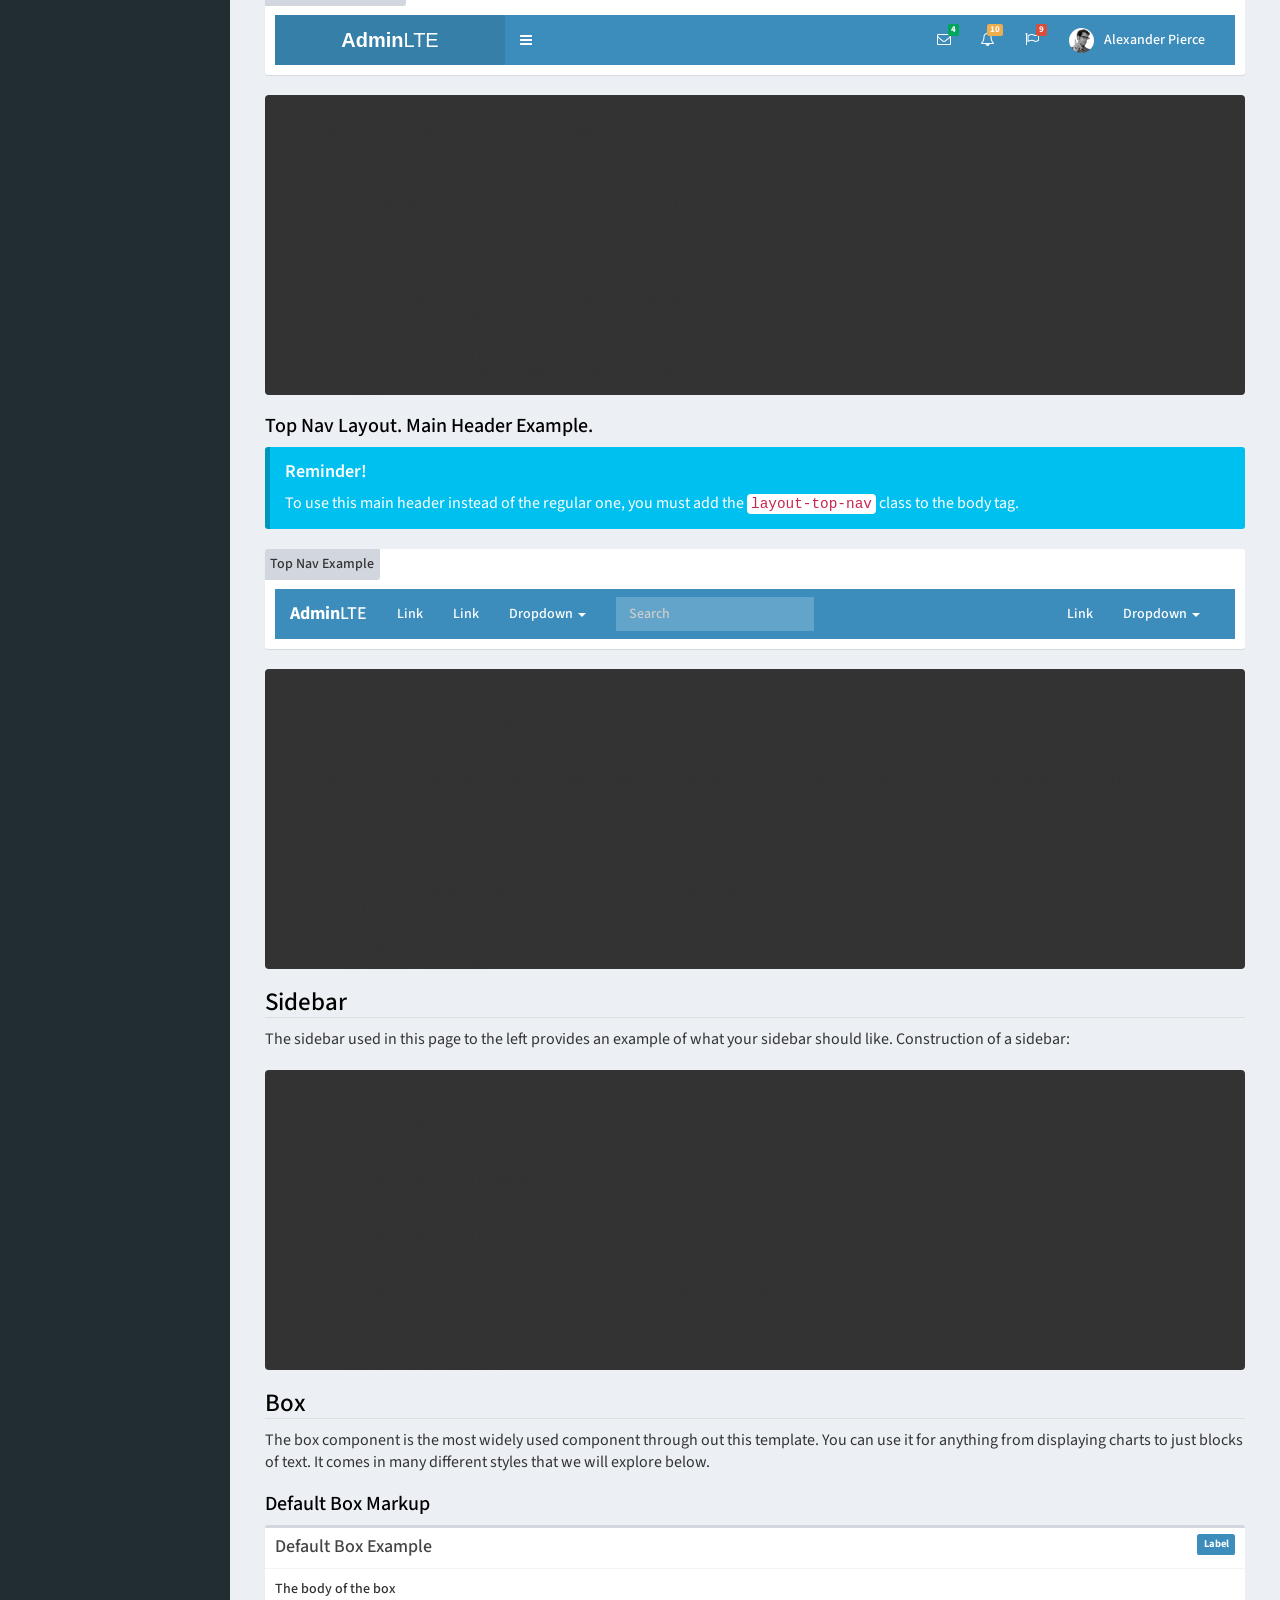
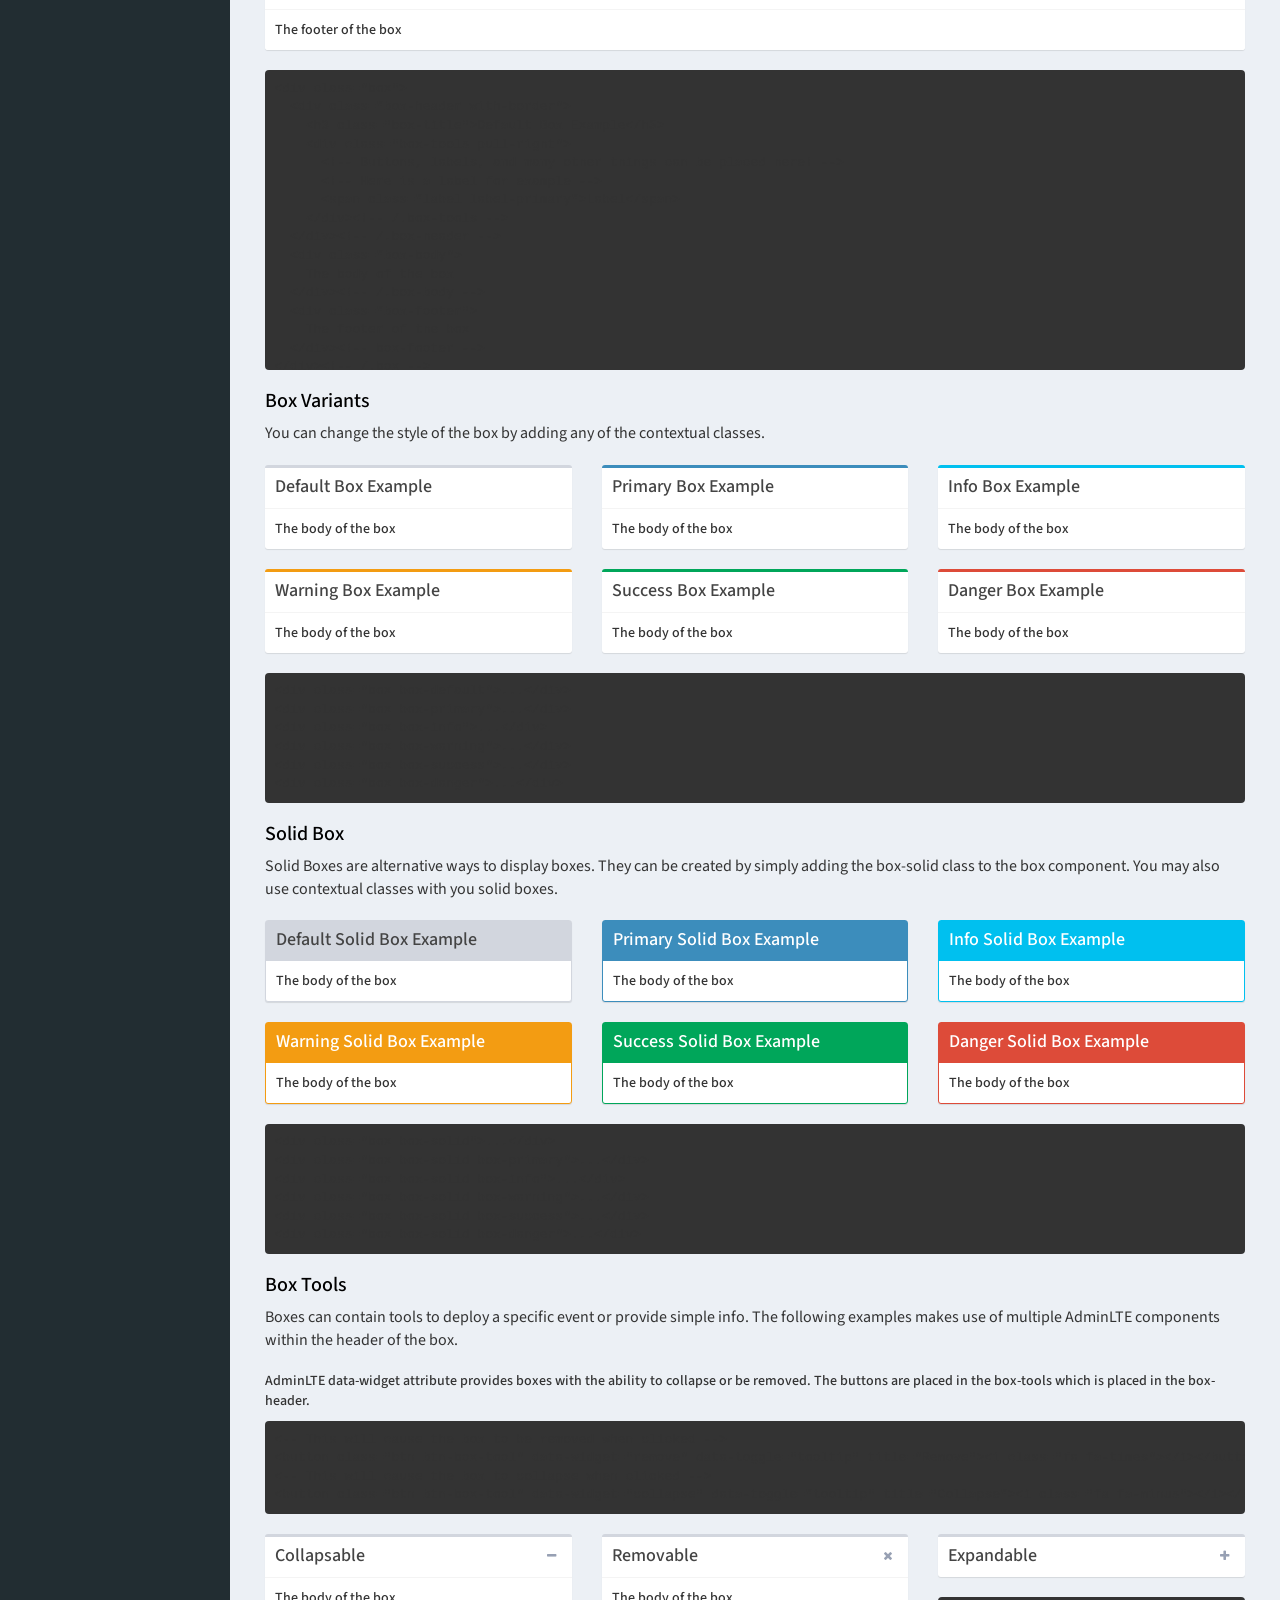
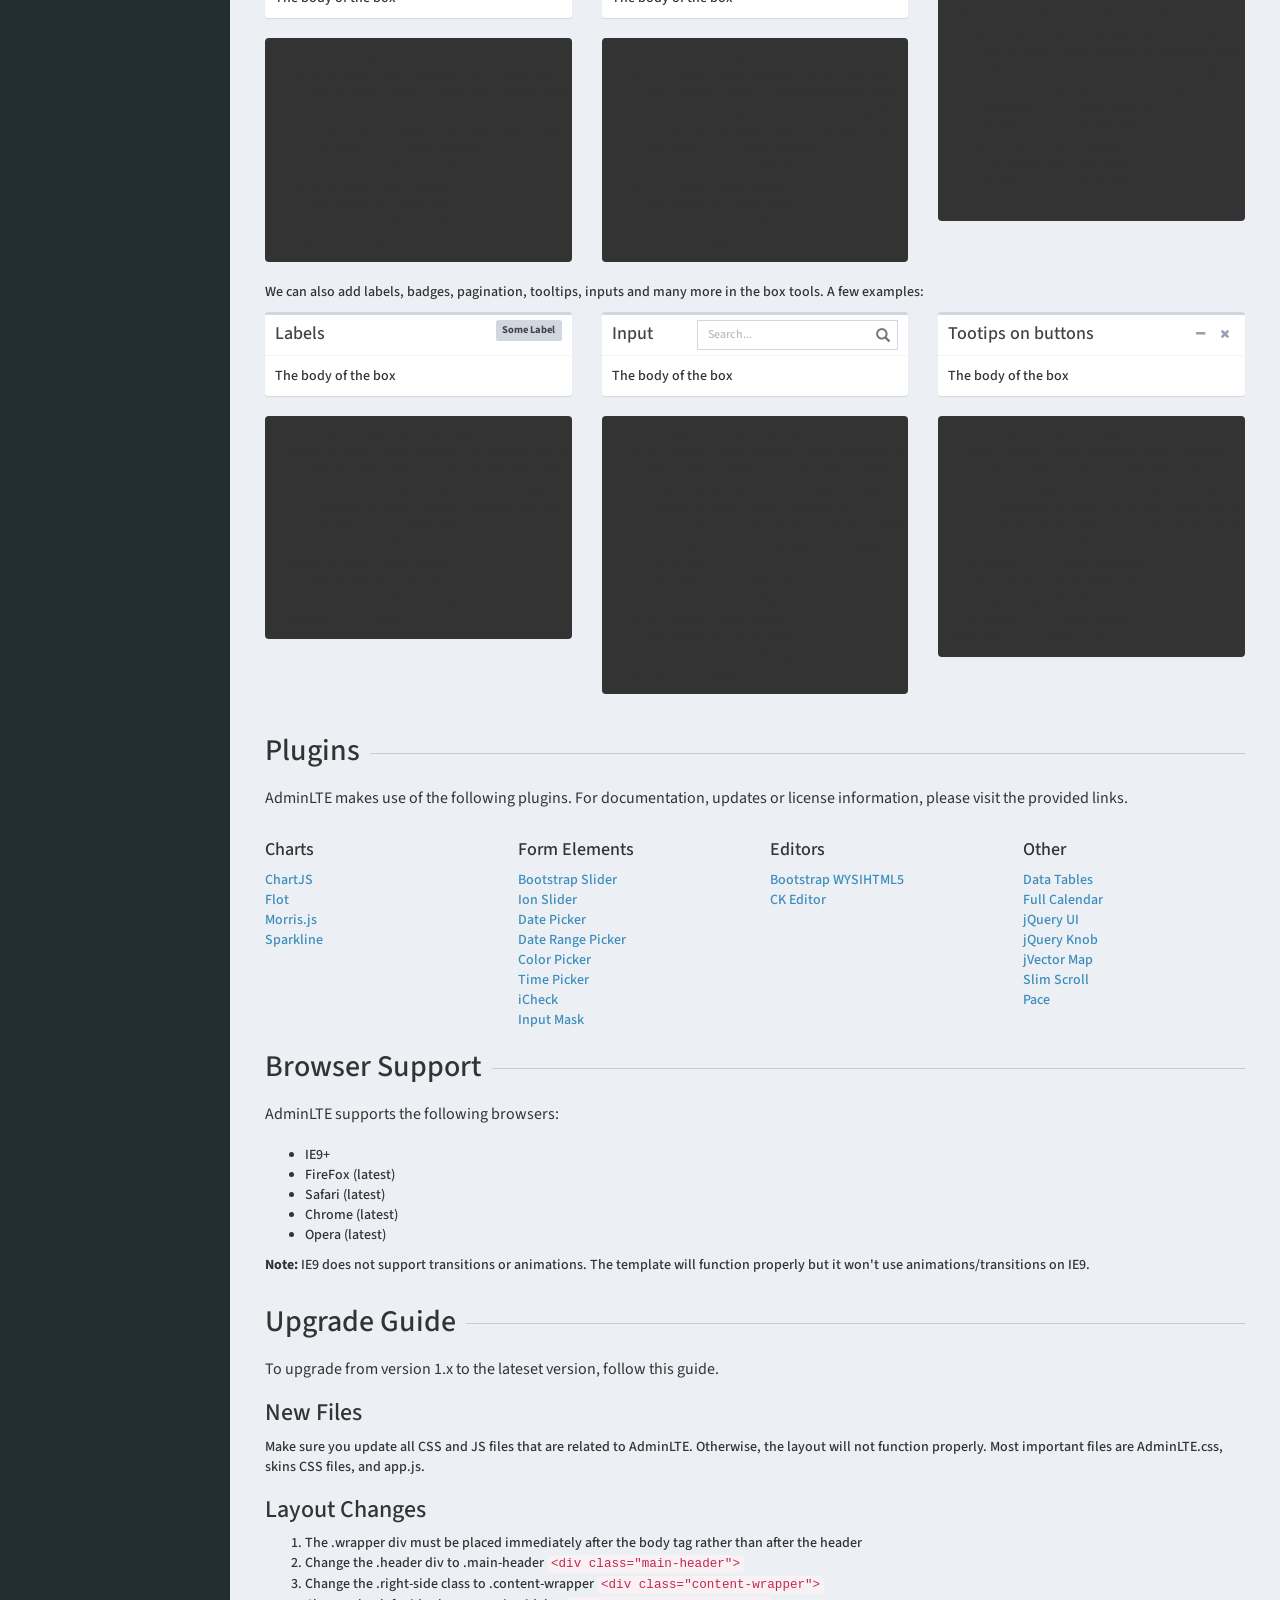
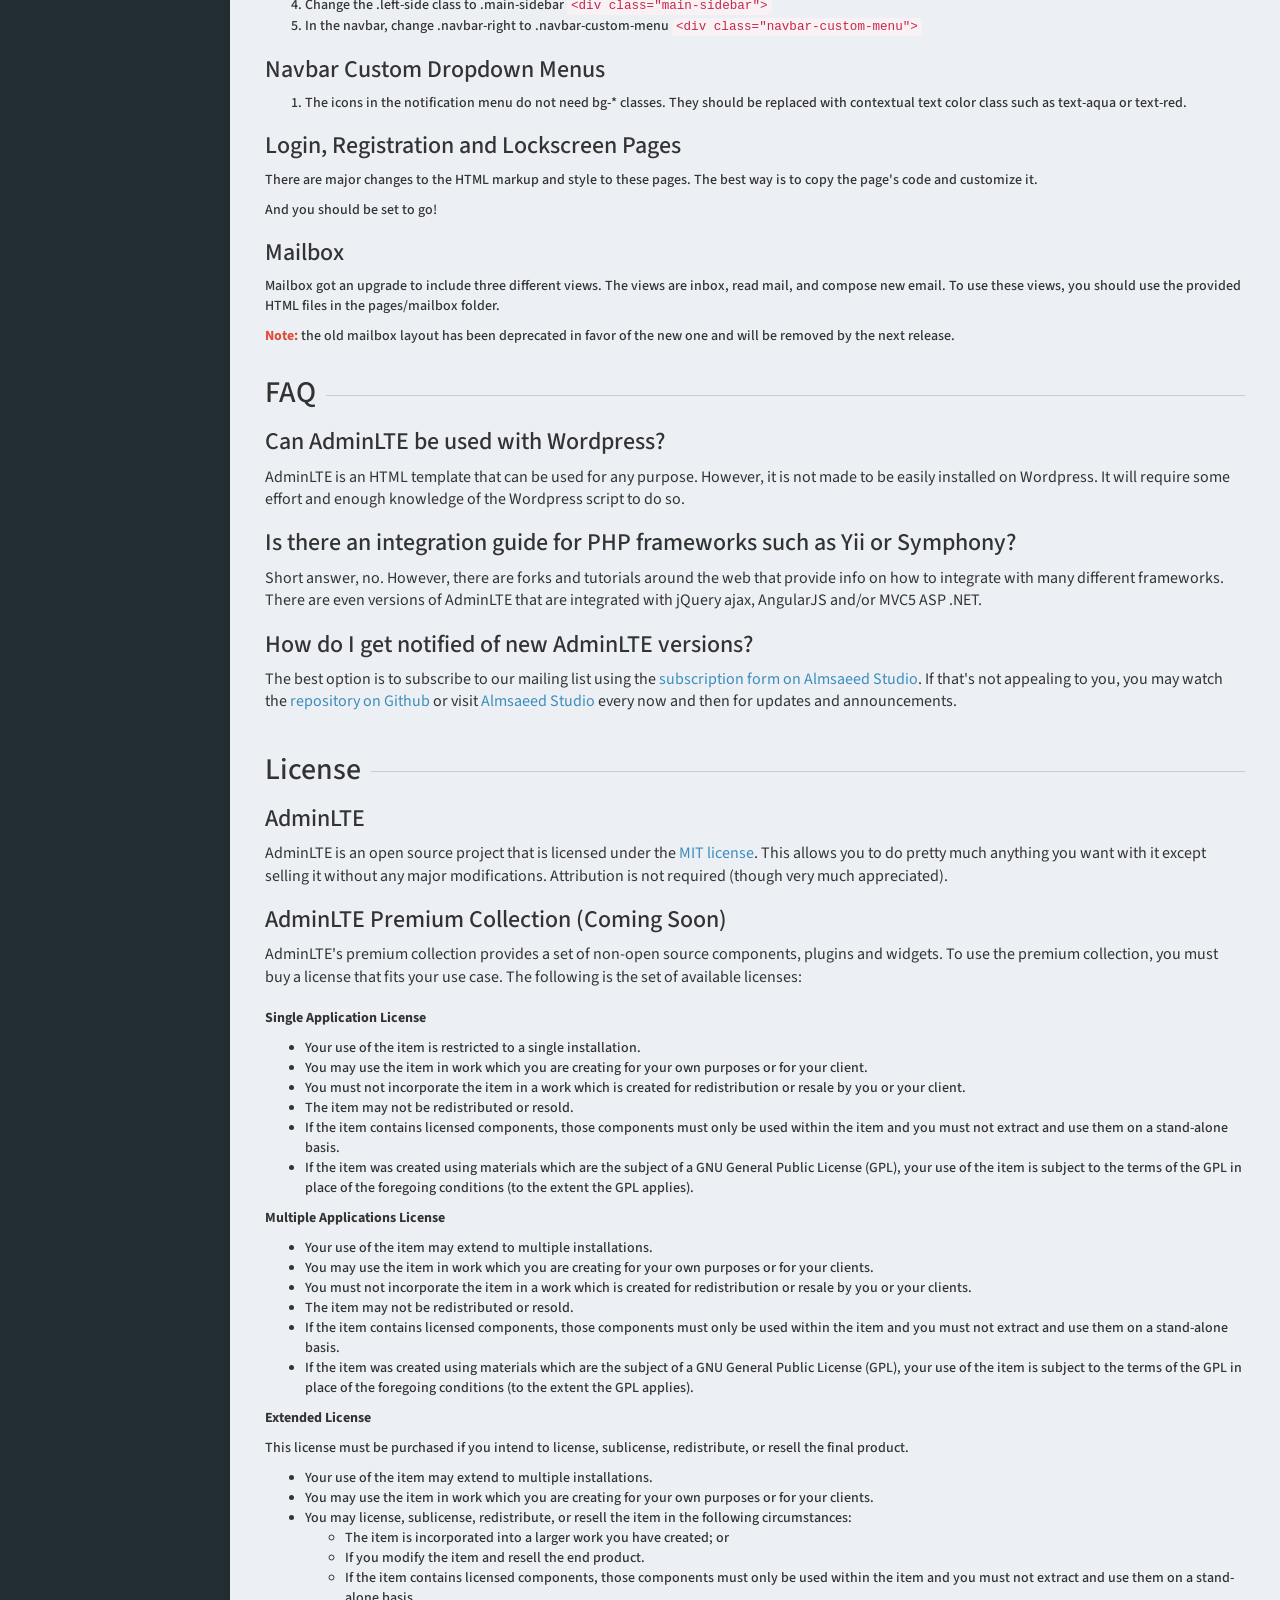
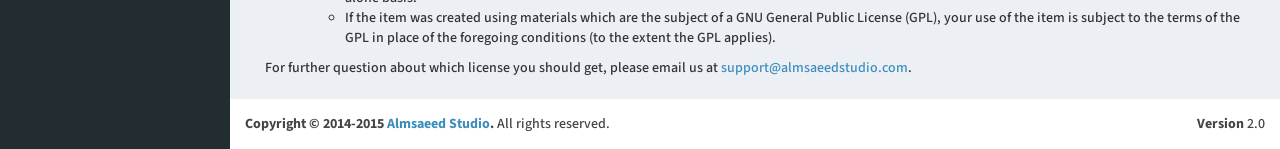
<file: users/view/Back/documentation/index.html>
<!DOCTYPE html>
<html>
  <head>
    <meta charset="UTF-8">
    <meta http-equiv="X-UA-Compatible" content="IE=edge">
    <title>AdminLTE 2 | Documentation</title>
    <meta content='width=device-width, initial-scale=1, maximum-scale=1, user-scalable=no' name='viewport'>
    <!-- Bootstrap 3.3.2 -->
    <link href="../bootstrap/css/bootstrap.min.css" rel="stylesheet" type="text/css" />
    <!-- Font Awesome Icons -->
    <link href="https://maxcdn.bootstrapcdn.com/font-awesome/4.3.0/css/font-awesome.min.css" rel="stylesheet" type="text/css" />
    <!-- Ionicons -->
    <link href="http://code.ionicframework.com/ionicons/2.0.0/css/ionicons.min.css" rel="stylesheet" type="text/css" />
    <!-- Theme style -->
    <link href="../dist/css/AdminLTE.min.css" rel="stylesheet" type="text/css" />
    <link href="../dist/css/skins/skin-blue.min.css" rel="stylesheet" type="text/css" />

    <!-- HTML5 Shim and Respond.js IE8 support of HTML5 elements and media queries -->
    <!-- WARNING: Respond.js doesn't work if you view the page via file:// -->
    <!--[if lt IE 9]>
        <script src="https://oss.maxcdn.com/libs/html5shiv/3.7.0/html5shiv.js"></script>
        <script src="https://oss.maxcdn.com/libs/respond.js/1.3.0/respond.min.js"></script>
    <![endif]-->
    <style>
      body {
        font-family: 'Source Sans Pro', 'Helvetica Neue', Helvetica, Arial, sans-serif;
        font-weight: 500;
      }
      .content-wrapper {
        padding: 0 10px;
        font-size: 14px;
      }
      .page-header {
        border: 0;        
        margin: 0 0 20px 0;
        padding: 0;
        position: relative;
        z-index: 1;
        font-size: 30px;
      }
      section[id] {
        padding: 20px 0 0 0;
      }
      #components > h3 {
        font-size: 25px;
        border-bottom: 1px solid #dedede;
        color: #000;
      }
      #components > h4 {
        font-size: 20px;
        color: #000;
      }
      .page-header span {
        z-index: 5;
        display: inline-block;
        background-color: #ecf0f5;
        padding-right: 10px;
      }
      .page-header::before {
        content: " ";
        display: block;
        background: #ccc;
        width: 100%;
        height: 1px;
        position: absolute;
        top: 50%;
        margin-top: 2px;
        z-index: -1;
      }
      .lead {
        font-size: 16px;
        font-weight: 400;
      }
      .eg{
        position: absolute;
        top: 0;
        left: 0;
        display: inline-block;
        background: #d2d6de;
        padding: 5px;
        border-bottom-right-radius: 3px;
        border-top-left-radius: 3px;
        border-bottom: 1px solid #d2d6dc;
        border-right: 1px solid #d2d6dc;
      }
      .eg + * {
        margin-top: 30px;
      }
      .content {
        padding: 10px 25px;
      }
      .hierarchy {
        background: #333;
        color: #fff;
      }
      .plugins-list li {
        width: 50%;
        float: left;
      }
      pre {
        border: none;
      }
      /* desert scheme ported from vim to google prettify */
      pre.prettyprint {display: block; background-color: #333; max-height: 300px; border: none!important; margin-bottom: 20px;}
      pre .nocode { background-color: none; color: #000 }
      pre .str { color: #ffa0a0;} /* string  - pink */
      pre .kwd { color: #f0e68c; font-weight: bold }
      pre .com { color: #87ceeb } /* comment - skyblue */
      pre .typ { color: #98fb98 } /* type    - lightgreen */
      pre .lit { color: #cd5c5c } /* literal - darkred */
      pre .pun { color: #fff }    /* punctuation */
      pre .pln { color: #fff }    /* plaintext */
      pre .tag { color: #f0e68c; font-weight: bold } /* html/xml tag    - lightyellow */
      pre .atn { color: #bdb76b; font-weight: bold } /* attribute name  - khaki */
      pre .atv { color: #ffa0a0 } /* attribute value - pink */
      pre .dec { color: #98fb98 } /* decimal         - lightgreen */

      /* Specify class=linenums on a pre to get line numbering */
      ol.linenums { margin-top: 0; margin-bottom: 0; color: #AEAEAE } /* IE indents via margin-left */
      li.L0,li.L1,li.L2,li.L3,li.L5,li.L6,li.L7,li.L8 { list-style-type: none }
      /* Alternate shading for lines */
      li.L1,li.L3,li.L5,li.L7,li.L9 { }

      @media print {
        pre.prettyprint { background-color: none }
        pre .str, code .str { color: #060 }
        pre .kwd, code .kwd { color: #006; font-weight: bold }
        pre .com, code .com { color: #600; font-style: italic }
        pre .typ, code .typ { color: #404; font-weight: bold }
        pre .lit, code .lit { color: #044 }
        pre .pun, code .pun { color: #440 }
        pre .pln, code .pln { color: #000 }
        pre .tag, code .tag { color: #006; font-weight: bold }
        pre .atn, code .atn { color: #404 }
        pre .atv, code .atv { color: #060 }
      }
      .sidebar {
        margin-top: 0;
        padding-top: 0!important;
      }
      .box .main-header {
        z-index: 1000;
        position: relative;
      }
      .treeview .nav li a:hover,
      .treeview .nav li a:active {
        background: transparent;
      }
    </style>
  </head>
  <body class="skin-blue fixed" data-spy="scroll" data-target="#scrollspy">
    <div class="wrapper">

      <header class="main-header">
        <!-- Logo -->
        <a href="../index2.html" class="logo"><b>Admin</b>LTE</a>
        <!-- Header Navbar: style can be found in header.less -->
        <nav class="navbar navbar-static-top" role="navigation">
          <!-- Sidebar toggle button-->
          <a href="#" class="sidebar-toggle" data-toggle="offcanvas" role="button">
            <span class="sr-only">Toggle navigation</span>
          </a>
          <!-- Navbar Right Menu -->
          <div class="navbar-custom-menu">
            <ul class="nav navbar-nav">
              <li><a href="http://almsaeedstudio.com">Almsaeed Studio</a></li>
            </ul>
          </div>
        </nav>
      </header>
      <!-- Left side column. contains the logo and sidebar -->
      <aside class="main-sidebar">
        <!-- sidebar: style can be found in sidebar.less -->
        <section class="sidebar" id="scrollspy">

          <!-- sidebar menu: : style can be found in sidebar.less -->
          <ul class="nav sidebar-menu">
            <li class="header">TABLE OF CONTENTS</li>
            <li class='active'><a href="#introduction"><i class='fa fa-circle-o'></i> Introduction</a></li>
            <li><a href="#download"><i class='fa fa-circle-o'></i> Download</a></li>
            <li><a href="#dependencies"><i class='fa fa-circle-o'></i> Dependencies</a></li>
            <li><a href="#advice"><i class='fa fa-circle-o'></i> Advice</a></li>
            <li><a href="#layout"><i class='fa fa-circle-o'></i> Layout</a></li>
            <li class='treeview' id='scrollspy-components'>
              <a href="#components"><i class='fa fa-circle-o'></i> Components</a>
              <ul class='nav treeview-menu'>
                <li><a href='#component-main-header'>Main Header</a></li>
                <li><a href='#component-sidebar'>Sidebar</a></li>
                <li><a href='#component-box'>Boxes</a></li>
              </ul>
            </li>
            <li><a href="#plugins"><i class='fa fa-circle-o'></i> Plugins</a></li>
            <li><a href="#browsers"><i class='fa fa-circle-o'></i> Browser Support</a></li>
            <li><a href="#upgrade"><i class='fa fa-circle-o'></i> Upgrade Guide</a></li>
            <li><a href="#faq"><i class='fa fa-circle-o'></i> FAQ</a></li>
            <li><a href="#license"><i class='fa fa-circle-o'></i> License</a></li>
          </ul>
        </section>
        <!-- /.sidebar -->
      </aside>

      <!-- Right side column. Contains the navbar and content of the page -->
      <div class="content-wrapper">
        <!-- Content Header (Page header) -->
        <div class="content-header">
          <h1>
            AdminLTE Documentation
            <small>Current version 2.0</small>
          </h1>
          <ol class="breadcrumb">
            <li><a href="#"><i class="fa fa-dashboard"></i> Home</a></li>
            <li class="active">Documentation</li>
          </ol>
        </div>

        <!-- Main content -->
        <div class="content body">
          <div class="callout callout-warning">
            <h4>Warning!</h4>
            This documentation is under development. Some information may change as the progress of creating the documentation continues.
          </div>
          <section id='introduction'>
            <h2 class='page-header'><span>Introduction</span></h2>
            <p class='lead'>
              <b>AdminLTE</b> is a popular open source WebApp template for admin dashboards and control panels.
              It is a responsive HTML template that is based on the CSS framework Bootstrap 3.
              It utilizes all of the Bootstrap components in its design and re-styles many
              commonly used plugins to create a consistent design that can be used as a user
              interface for backend applications. AdminLTE is based on a modular design, which
              allows it to be easily customized and built upon. This documentation will guide you through
              installing the template and exploring the various components that are bundled with the template.
            </p>
          </section><!-- /#introduction -->

          <!-- ============================================================= -->

          <section id='download'>
            <h2 class='page-header'><span>Download</span></h2>
            <p class='lead'>
              AdminLTE can be downloaded in two different versions, each appealing to different
              skill levels and use case.
            </p>
            <div class='row'>
              <div class='col-sm-6'>
                <div class='box box-primary'>
                  <div class='box-header with-border'>
                    <h3 class='box-title'>Ready</h3>
                    <span class='label label-primary pull-right'><i class='fa fa-html5'></i></span>
                  </div><!-- /.box-header -->
                  <div class='box-body'>
                    <p>Compiled and ready to use in production. Download this version
                      if you don't want to customize AdminLTE's LESS files.</p>
                    <a href='http://almsaeedstudio.com/download/AdminLTE-dist' class='btn btn-primary'><i class='fa fa-download'></i> Download</a>
                  </div><!-- /.box-body -->
                </div><!-- /.box -->
              </div><!-- /.col -->
              <div class='col-sm-6'>
                <div class='box box-danger'>
                  <div class='box-header with-border'>
                    <h3 class='box-title'>Source Code</h3>
                    <span class='label label-danger pull-right'><i class='fa fa-database'></i></span>
                  </div><!-- /.box-header -->
                  <div class='box-body'>
                    <p>All files including the compiled CSS. Download this version
                      if you plan on customizing the template. <b>Requires a LESS compiler.</b></p>
                    <a href='http://almsaeedstudio.com/download/AdminLTE' class='btn btn-danger'><i class='fa fa-download'></i> Download</a>
                  </div><!-- /.box-body -->
                </div><!-- /.box -->
              </div><!-- /.col -->
            </div><!-- /.row -->
            <pre class='hierarchy'><code class="language-bash" data-lang="bash">File Hierarchy of the Source Code Package

AdminLTE/
├── dist/
│   ├── CSS/
│   ├── JS
│   ├── img
├── build/
│   ├── less/
│   │   ├── AdminLTE's Less files
│   └── Bootstrap-less/ (Only for reference. No modifications have been made)
│       ├── mixins/
│       ├── variables.less
│       ├── mixins.less
└── plugins/
    ├── All the customized plugins CSS and JS files</code></pre>
          </section>

          <!-- ============================================================= -->

          <section id="dependencies">
            <h2 class="page-header"><span>Dependencies</span></h2>
            <p class="lead">AdminLTE depends on two main frameworks.
              The downloadable package contains both of these libraries, so you don't have to manually download them.</p>
            <ul class="lead">
              <li><a href="http://getbootstrap.com" target="_blank">Bootstrap 3</a></li>
              <li><a href="http://jquery.com/" target="_blank">jQuery 1.11+</a></li>
              <li><a href="#plugins">All other plugins are listed below</a></li>
            </ul>
          </section>

          <!-- ============================================================= -->

          <section id='advice'>
            <h2 class='page-header'><span>A Word of Advice</span></h2>
            <p class='lead'>
              Before you go to see your new awesome theme, here are few tips on how to familiarize yourself with it:
            </p>

            <ul>
              <li><b>AdminLTE is based on <a href="http://getbootstrap.com/" target="_blank">Bootstrap 3</a>.</b> If you are unfamiliar with Bootstrap, visit their website and read through the documentation. All of Bootstrap components have been modified to fit the style of AdminLTE and provide a consistent look throughout the template. This way, we guarantee you will get the best of AdminLTE.</li>
              <li><b>Go through the pages that are bundled with the theme.</b> Most of the template example pages contain quick tips on how to create or use a component which can be really helpful when you need to create something on the fly.</li>
              <li><b>Documentation.</b> We are trying our best to make your experience with AdminLTE be smooth. One way to achieve that is to provide documentation and support. If you think that something is missing from the documentation, please do not hesitate to create an issue to tell us about it. Also, if you would like to contribute, email the support team at <a href="mailto:support@almsaeedstudio.com">support@almsaeedstudio.com</a>.</li>
              <li><b>Built with <a href="http://lesscss.org/" target="_blank">LESS</a>.</b> This theme uses the LESS compiler to make it easier to customize and use. LESS is easy to learn if you know CSS or SASS. It is not necessary to learn LESS but it will benefit you a lot in the future.</li>
              <li><b>Hosted on <a href="https://github.com/almasaeed2010/AdminLTE/" target="_blank">GitHub</a>.</b> Visit our GitHub repository to view issues, make requests, or contribute to the project.</li>
            </ul>
            <p>
              <b>Note:</b> LESS files are better commented than the compiled CSS file.
            </p>
          </section>

          <!-- ============================================================= -->

          <section id='layout'>
            <h2 class='page-header'><span>Layout</span></h2>
            <p class='lead'>The layout consists of four major parts:</p>
            <ul>
              <li>Wrapper <code>.wrapper</code>. A div that wraps the whole site.</li>
              <li>Main Header <code>.main-header</code>. Contains the logo and navbar.</li>
              <li>Sidebar <code>.sidebar-wrapper</code>. Contains the user panel and sidebar menu.</li>
              <li>Content <code>.content-wrapper</code>. Contains the page header and content.</li>
            </ul>
            <div class="callout callout-danger lead">
              <h4>Tip!</h4>
              <p>Use the blank example page located in <a href="../pages/examples/blank.html">pages/examples/blank.html</a> to build your own pages.</p>
            </div>
            <p>A full layout example for a quick start</p>
            <pre class='prettyprint'>
&LT;!DOCTYPE html>
&LT;html>
  &LT;head>
    &LT;meta charset="UTF-8">
    &LT;title>AdminLTE 2 | Dashboard&LT;/title>
    &LT;meta content='width=device-width, initial-scale=1, maximum-scale=1, user-scalable=no' name='viewport'>
    &LT;!-- Bootstrap 3.3.2 -->
    &LT;link href="bootstrap/css/bootstrap.min.css" rel="stylesheet" type="text/css" />
    &LT;!-- Font Awesome Icons -->
    &LT;link href="https://maxcdn.bootstrapcdn.com/font-awesome/4.3.0/css/font-awesome.min.css" rel="stylesheet" type="text/css" />
    &LT;!-- Ionicons -->
    &LT;link href="http://code.ionicframework.com/ionicons/2.0.0/css/ionicons.min.css" rel="stylesheet" type="text/css" />
    &LT;!-- Theme style -->
    &LT;link href="dist/css/AdminLTE.min.css" rel="stylesheet" type="text/css" />
    &LT;!-- AdminLTE Skins. Choose a skin from the css/skins 
         folder instead of downloading all of them to reduce the load. -->
    &LT;link href="dist/css/skins/_all-skins.min.css" rel="stylesheet" type="text/css" />

    &LT;!-- HTML5 Shim and Respond.js IE8 support of HTML5 elements and media queries -->
    &LT;!-- WARNING: Respond.js doesn't work if you view the page via file:// -->
    &LT;!--[if lt IE 9]>
        &LT;script src="https://oss.maxcdn.com/libs/html5shiv/3.7.0/html5shiv.js">&LT;/script>
        &LT;script src="https://oss.maxcdn.com/libs/respond.js/1.3.0/respond.min.js">&LT;/script>
    &LT;![endif]-->
  &LT;/head>
  &LT;body class="skin-blue">
    &LT;!-- Site wrapper -->
    &LT;div class="wrapper">
      
      &LT;header class="main-header">
        &LT;a href="index2.html" class="logo">&LT;b>Admin&LT;/b>LTE&LT;/a>
        &LT;!-- Header Navbar: style can be found in header.less -->
        &LT;nav class="navbar navbar-static-top" role="navigation">
          &LT;!-- Sidebar toggle button-->
          &LT;a href="#" class="sidebar-toggle" data-toggle="offcanvas" role="button">
            &LT;span class="sr-only">Toggle navigation&LT;/span>
            &LT;span class="icon-bar">&LT;/span>
            &LT;span class="icon-bar">&LT;/span>
            &LT;span class="icon-bar">&LT;/span>
          &LT;/a>
          &LT;div class="navbar-custom-menu">
            &LT;ul class="nav navbar-nav">
              &LT;!-- Messages: style can be found in dropdown.less-->
              &LT;li class="dropdown messages-menu">
                &LT;a href="#" class="dropdown-toggle" data-toggle="dropdown">
                  &LT;i class="fa fa-envelope-o">&LT;/i>
                  &LT;span class="label label-success">4&LT;/span>
                &LT;/a>
                &LT;ul class="dropdown-menu">
                  &LT;li class="header">You have 4 messages&LT;/li>
                  &LT;li>
                    &LT;!-- inner menu: contains the actual data -->
                    &LT;ul class="menu">
                      &LT;li>&LT;!-- start message -->
                        &LT;a href="#">
                          &LT;div class="pull-left">
                            &LT;img src="dist/img/user2-160x160.jpg" class="img-circle" alt="User Image"/>
                          &LT;/div>
                          &LT;h4>
                            Support Team
                            &LT;small>&LT;i class="fa fa-clock-o">&LT;/i> 5 mins&LT;/small>
                          &LT;/h4>
                          &LT;p>Why not buy a new awesome theme?&LT;/p>
                        &LT;/a>
                      &LT;/li>&LT;!-- end message -->
                    &LT;/ul>
                  &LT;/li>
                  &LT;li class="footer">&LT;a href="#">See All Messages&LT;/a>&LT;/li>
                &LT;/ul>
              &LT;/li>
              &LT;!-- Notifications: style can be found in dropdown.less -->
              &LT;li class="dropdown notifications-menu">
                &LT;a href="#" class="dropdown-toggle" data-toggle="dropdown">
                  &LT;i class="fa fa-bell-o">&LT;/i>
                  &LT;span class="label label-warning">10&LT;/span>
                &LT;/a>
                &LT;ul class="dropdown-menu">
                  &LT;li class="header">You have 10 notifications&LT;/li>
                  &LT;li>
                    &LT;!-- inner menu: contains the actual data -->
                    &LT;ul class="menu">
                      &LT;li>
                        &LT;a href="#">
                          &LT;i class="fa fa-users text-aqua">&LT;/i> 5 new members joined today
                        &LT;/a>
                      &LT;/li>
                    &LT;/ul>
                  &LT;/li>
                  &LT;li class="footer">&LT;a href="#">View all&LT;/a>&LT;/li>
                &LT;/ul>
              &LT;/li>
              &LT;!-- Tasks: style can be found in dropdown.less -->
              &LT;li class="dropdown tasks-menu">
                &LT;a href="#" class="dropdown-toggle" data-toggle="dropdown">
                  &LT;i class="fa fa-flag-o">&LT;/i>
                  &LT;span class="label label-danger">9&LT;/span>
                &LT;/a>
                &LT;ul class="dropdown-menu">
                  &LT;li class="header">You have 9 tasks&LT;/li>
                  &LT;li>
                    &LT;!-- inner menu: contains the actual data -->
                    &LT;ul class="menu">
                      &LT;li>&LT;!-- Task item -->
                        &LT;a href="#">
                          &LT;h3>
                            Design some buttons
                            &LT;small class="pull-right">20%&LT;/small>
                          &LT;/h3>
                          &LT;div class="progress xs">
                            &LT;div class="progress-bar progress-bar-aqua" style="width: 20%" role="progressbar" aria-valuenow="20" aria-valuemin="0" aria-valuemax="100">
                              &LT;span class="sr-only">20% Complete&LT;/span>
                            &LT;/div>
                          &LT;/div>
                        &LT;/a>
                      &LT;/li>&LT;!-- end task item -->
                    &LT;/ul>
                  &LT;/li>
                  &LT;li class="footer">
                    &LT;a href="#">View all tasks&LT;/a>
                  &LT;/li>
                &LT;/ul>
              &LT;/li>
              &LT;!-- User Account: style can be found in dropdown.less -->
              &LT;li class="dropdown user user-menu">
                &LT;a href="#" class="dropdown-toggle" data-toggle="dropdown">
                  &LT;img src="dist/img/user2-160x160.jpg" class="user-image" alt="User Image"/>
                  &LT;span class="hidden-xs">Alexander Pierce&LT;/span>
                &LT;/a>
                &LT;ul class="dropdown-menu">
                  &LT;!-- User image -->
                  &LT;li class="user-header">
                    &LT;img src="dist/img/user2-160x160.jpg" class="img-circle" alt="User Image" />
                    &LT;p>
                      Alexander Pierce - Web Developer
                      &LT;small>Member since Nov. 2012&LT;/small>
                    &LT;/p>
                  &LT;/li>
                  &LT;!-- Menu Body -->
                  &LT;li class="user-body">
                    &LT;div class="col-xs-4 text-center">
                      &LT;a href="#">Followers&LT;/a>
                    &LT;/div>
                    &LT;div class="col-xs-4 text-center">
                      &LT;a href="#">Sales&LT;/a>
                    &LT;/div>
                    &LT;div class="col-xs-4 text-center">
                      &LT;a href="#">Friends&LT;/a>
                    &LT;/div>
                  &LT;/li>
                  &LT;!-- Menu Footer-->
                  &LT;li class="user-footer">
                    &LT;div class="pull-left">
                      &LT;a href="#" class="btn btn-default btn-flat">Profile&LT;/a>
                    &LT;/div>
                    &LT;div class="pull-right">
                      &LT;a href="#" class="btn btn-default btn-flat">Sign out&LT;/a>
                    &LT;/div>
                  &LT;/li>
                &LT;/ul>
              &LT;/li>
            &LT;/ul>
          &LT;/div>
        &LT;/nav>
      &LT;/header>

      &LT;!-- =============================================== -->

      &LT;!-- Left side column. contains the sidebar -->
      &LT;aside class="main-sidebar">
        &LT;!-- sidebar: style can be found in sidebar.less -->
        &LT;section class="sidebar">
          &LT;!-- Sidebar user panel -->
          &LT;div class="user-panel">
            &LT;div class="pull-left image">
              &LT;img src="dist/img/user2-160x160.jpg" class="img-circle" alt="User Image" />
            &LT;/div>
            &LT;div class="pull-left info">
              &LT;p>Alexander Pierce&LT;/p>

              &LT;a href="#">&LT;i class="fa fa-circle text-success">&LT;/i> Online&LT;/a>
            &LT;/div>
          &LT;/div>
          &LT;!-- search form -->
          &LT;form action="#" method="get" class="sidebar-form">
            &LT;div class="input-group">
              &LT;input type="text" name="q" class="form-control" placeholder="Search..."/>
              &LT;span class="input-group-btn">
                &LT;button type='submit' name='seach' id='search-btn' class="btn btn-flat">&LT;i class="fa fa-search">&LT;/i>&LT;/button>
              &LT;/span>
            &LT;/div>
          &LT;/form>
          &LT;!-- /.search form -->
          &LT;!-- sidebar menu: : style can be found in sidebar.less -->
          &LT;ul class="sidebar-menu">
            &LT;li class="header">MAIN NAVIGATION&LT;/li>
            &LT;li class="treeview">
              &LT;a href="#">
                &LT;i class="fa fa-dashboard">&LT;/i> &LT;span>Dashboard&LT;/span> &LT;i class="fa fa-angle-left pull-right">&LT;/i>
              &LT;/a>
              &LT;ul class="treeview-menu">
                &LT;li>&LT;a href="index.html">&LT;i class="fa fa-circle-o">&LT;/i> Dashboard v1&LT;/a>&LT;/li>
                &LT;li>&LT;a href="index2.html">&LT;i class="fa fa-circle-o">&LT;/i> Dashboard v2&LT;/a>&LT;/li>
              &LT;/ul>
            &LT;/li>
            &LT;li class="treeview">
              &LT;a href="#">
                &LT;i class="fa fa-files-o">&LT;/i>
                &LT;span>Layout Options&LT;/span>
                &LT;span class="label label-primary pull-right">4&LT;/span>
              &LT;/a>
              &LT;ul class="treeview-menu">
                &LT;li>&LT;a href="../layout/top-nav.html">&LT;i class="fa fa-circle-o">&LT;/i> Top Navigation&LT;/a>&LT;/li>
                &LT;li>&LT;a href="../layout/boxed.html">&LT;i class="fa fa-circle-o">&LT;/i> Boxed&LT;/a>&LT;/li>
                &LT;li>&LT;a href="../layout/fixed.html">&LT;i class="fa fa-circle-o">&LT;/i> Fixed&LT;/a>&LT;/li>
                &LT;li>&LT;a href="../layout/collapsed-sidebar.html">&LT;i class="fa fa-circle-o">&LT;/i> Collapsed Sidebar&LT;/a>&LT;/li>
              &LT;/ul>
            &LT;/li>
            &LT;li>
              &LT;a href="../widgets.html">
                &LT;i class="fa fa-th">&LT;/i> &LT;span>Widgets&LT;/span> &LT;small class="label pull-right bg-green">Hot&LT;/small>
              &LT;/a>
            &LT;/li>            
            &LT;li class="treeview">
              &LT;a href="#">
                &LT;i class="fa fa-pie-chart">&LT;/i>
                &LT;span>Charts&LT;/span>
                &LT;i class="fa fa-angle-left pull-right">&LT;/i>
              &LT;/a>
              &LT;ul class="treeview-menu">
                &LT;li>&LT;a href="../charts/morris.html">&LT;i class="fa fa-circle-o">&LT;/i> Morris&LT;/a>&LT;/li>
                &LT;li>&LT;a href="../charts/flot.html">&LT;i class="fa fa-circle-o">&LT;/i> Flot&LT;/a>&LT;/li>
                &LT;li>&LT;a href="../charts/inline.html">&LT;i class="fa fa-circle-o">&LT;/i> Inline charts&LT;/a>&LT;/li>
              &LT;/ul>
            &LT;/li>            
            &LT;li class="treeview">
              &LT;a href="#">
                &LT;i class="fa fa-laptop">&LT;/i>
                &LT;span>UI Elements&LT;/span>
                &LT;i class="fa fa-angle-left pull-right">&LT;/i>
              &LT;/a>
              &LT;ul class="treeview-menu">
                &LT;li>&LT;a href="../UI/general.html">&LT;i class="fa fa-circle-o">&LT;/i> General&LT;/a>&LT;/li>
                &LT;li>&LT;a href="../UI/icons.html">&LT;i class="fa fa-circle-o">&LT;/i> Icons&LT;/a>&LT;/li>
                &LT;li>&LT;a href="../UI/buttons.html">&LT;i class="fa fa-circle-o">&LT;/i> Buttons&LT;/a>&LT;/li>
                &LT;li>&LT;a href="../UI/sliders.html">&LT;i class="fa fa-circle-o">&LT;/i> Sliders&LT;/a>&LT;/li>
                &LT;li>&LT;a href="../UI/timeline.html">&LT;i class="fa fa-circle-o">&LT;/i> Timeline&LT;/a>&LT;/li>
                &LT;li>&LT;a href="../UI/modals.html">&LT;i class="fa fa-circle-o">&LT;/i> Modals&LT;/a>&LT;/li>
              &LT;/ul>
            &LT;/li>
            &LT;li class="treeview">
              &LT;a href="#">
                &LT;i class="fa fa-edit">&LT;/i> &LT;span>Forms&LT;/span>
                &LT;i class="fa fa-angle-left pull-right">&LT;/i>
              &LT;/a>
              &LT;ul class="treeview-menu">
                &LT;li>&LT;a href="../forms/general.html">&LT;i class="fa fa-circle-o">&LT;/i> General Elements&LT;/a>&LT;/li>
                &LT;li>&LT;a href="../forms/advanced.html">&LT;i class="fa fa-circle-o">&LT;/i> Advanced Elements&LT;/a>&LT;/li>
                &LT;li>&LT;a href="../forms/editors.html">&LT;i class="fa fa-circle-o">&LT;/i> Editors&LT;/a>&LT;/li>
              &LT;/ul>
            &LT;/li>
            &LT;li class="treeview">
              &LT;a href="#">
                &LT;i class="fa fa-table">&LT;/i> &LT;span>Tables&LT;/span>
                &LT;i class="fa fa-angle-left pull-right">&LT;/i>
              &LT;/a>
              &LT;ul class="treeview-menu">
                &LT;li>&LT;a href="../tables/simple.html">&LT;i class="fa fa-circle-o">&LT;/i> Simple tables&LT;/a>&LT;/li>
                &LT;li>&LT;a href="../tables/data.html">&LT;i class="fa fa-circle-o">&LT;/i> Data tables&LT;/a>&LT;/li>
              &LT;/ul>
            &LT;/li>
            &LT;li>
              &LT;a href="../calendar.html">
                &LT;i class="fa fa-calendar">&LT;/i> &LT;span>Calendar&LT;/span>
                &LT;small class="label pull-right bg-red">3&LT;/small>
              &LT;/a>
            &LT;/li>
            &LT;li>
              &LT;a href="../mailbox/mailbox.html">
                &LT;i class="fa fa-envelope">&LT;/i> &LT;span>Mailbox&LT;/span>
                &LT;small class="label pull-right bg-yellow">12&LT;/small>
              &LT;/a>
            &LT;/li>
            &LT;li class="treeview active">
              &LT;a href="#">
                &LT;i class="fa fa-folder">&LT;/i> &LT;span>Examples&LT;/span>
                &LT;i class="fa fa-angle-left pull-right">&LT;/i>
              &LT;/a>
              &LT;ul class="treeview-menu">
                &LT;li>&LT;a href="invoice.html">&LT;i class="fa fa-circle-o">&LT;/i> Invoice&LT;/a>&LT;/li>
                &LT;li>&LT;a href="login.html">&LT;i class="fa fa-circle-o">&LT;/i> Login&LT;/a>&LT;/li>
                &LT;li>&LT;a href="register.html">&LT;i class="fa fa-circle-o">&LT;/i> Register&LT;/a>&LT;/li>
                &LT;li>&LT;a href="lockscreen.html">&LT;i class="fa fa-circle-o">&LT;/i> Lockscreen&LT;/a>&LT;/li>
                &LT;li>&LT;a href="404.html">&LT;i class="fa fa-circle-o">&LT;/i> 404 Error&LT;/a>&LT;/li>
                &LT;li>&LT;a href="500.html">&LT;i class="fa fa-circle-o">&LT;/i> 500 Error&LT;/a>&LT;/li>
                &LT;li class="active">&LT;a href="blank.html">&LT;i class="fa fa-circle-o">&LT;/i> Blank Page&LT;/a>&LT;/li>
              &LT;/ul>
            &LT;/li>
            &LT;li class="treeview">
              &LT;a href="#">
                &LT;i class="fa fa-share">&LT;/i> &LT;span>Multilevel&LT;/span>
                &LT;i class="fa fa-angle-left pull-right">&LT;/i>
              &LT;/a>
              &LT;ul class="treeview-menu">
                &LT;li>&LT;a href="#">&LT;i class="fa fa-circle-o">&LT;/i> Level One&LT;/a>&LT;/li>
                &LT;li>
                  &LT;a href="#">&LT;i class="fa fa-circle-o">&LT;/i> Level One &LT;i class="fa fa-angle-left pull-right">&LT;/i>&LT;/a>
                  &LT;ul class="treeview-menu">
                    &LT;li>&LT;a href="#">&LT;i class="fa fa-circle-o">&LT;/i> Level Two&LT;/a>&LT;/li>
                    &LT;li>
                      &LT;a href="#">&LT;i class="fa fa-circle-o">&LT;/i> Level Two &LT;i class="fa fa-angle-left pull-right">&LT;/i>&LT;/a>
                      &LT;ul class="treeview-menu">
                        &LT;li>&LT;a href="#">&LT;i class="fa fa-circle-o">&LT;/i> Level Three&LT;/a>&LT;/li>
                        &LT;li>&LT;a href="#">&LT;i class="fa fa-circle-o">&LT;/i> Level Three&LT;/a>&LT;/li>
                      &LT;/ul>
                    &LT;/li>
                  &LT;/ul>
                &LT;/li>
                &LT;li>&LT;a href="#">&LT;i class="fa fa-circle-o">&LT;/i> Level One&LT;/a>&LT;/li>
              &LT;/ul>
            &LT;/li>
            &LT;li>&LT;a href="documentation/index.html">&LT;i class="fa fa-book">&LT;/i> Documentation&LT;/a>&LT;/li>
            &LT;li class="header">LABELS&LT;/li>
            &LT;li>&LT;a href="#">&LT;i class="fa fa-circle-o text-danger">&LT;/i> Important&LT;/a>&LT;/li>
            &LT;li>&LT;a href="#">&LT;i class="fa fa-circle-o text-warning">&LT;/i> Warning&LT;/a>&LT;/li>
            &LT;li>&LT;a href="#">&LT;i class="fa fa-circle-o text-info">&LT;/i> Information&LT;/a>&LT;/li>
          &LT;/ul>
        &LT;/section>
        &LT;!-- /.sidebar -->
      &LT;/aside>

      &LT;!-- =============================================== -->

      &LT;!-- Right side column. Contains the navbar and content of the page -->
      &LT;div class="content-wrapper">
        &LT;!-- Content Header (Page header) -->
        &LT;section class="content-header">
          &LT;h1>
            Blank page
            &LT;small>it all starts here&LT;/small>
          &LT;/h1>
          &LT;ol class="breadcrumb">
            &LT;li>&LT;a href="#">&LT;i class="fa fa-dashboard">&LT;/i> Home&LT;/a>&LT;/li>
            &LT;li>&LT;a href="#">Examples&LT;/a>&LT;/li>
            &LT;li class="active">Blank page&LT;/li>
          &LT;/ol>
        &LT;/section>

        &LT;!-- Main content -->
        &LT;section class="content">

          &LT;!-- Default box -->
          &LT;div class="box">
            &LT;div class="box-header with-border">
              &LT;h3 class="box-title">Title&LT;/h3>
              &LT;div class="box-tools pull-right">
                &LT;button class="btn btn-box-tool" data-widget="collapse" data-toggle="tooltip" title="Collapse">&LT;i class="fa fa-minus">&LT;/i>&LT;/button>
                &LT;button class="btn btn-box-tool" data-widget="remove" data-toggle="tooltip" title="Remove">&LT;i class="fa fa-times">&LT;/i>&LT;/button>
              &LT;/div>
            &LT;/div>
            &LT;div class="box-body">
              Start creating your amazing application!
            &LT;/div>&LT;!-- /.box-body -->
            &LT;div class="box-footer">
              Footer
            &LT;/div>&LT;!-- /.box-footer-->
          &LT;/div>&LT;!-- /.box -->

        &LT;/section>&LT;!-- /.content -->
      &LT;/div>&LT;!-- /.content-wrapper -->

      &LT;footer class="main-footer">
        &LT;div class="pull-right hidden-xs">
          &LT;b>Version&LT;/b> 2.0
        &LT;/div>
        &LT;strong>Copyright &copy; 2014-2015 &LT;a href="http://almsaeedstudio.com">Almsaeed Studio&LT;/a>.&LT;/strong> All rights reserved.
      &LT;/footer>
    &LT;/div>&LT;!-- ./wrapper -->

    &LT;!-- jQuery 2.1.3 -->
    &LT;script src="plugins/jQuery/jQuery-2.1.3.min.js">&LT;/script>
    &LT;!-- Bootstrap 3.3.2 JS -->
    &LT;script src="bootstrap/js/bootstrap.min.js" type="text/javascript">&LT;/script>
    &LT;!-- SlimScroll -->
    &LT;script src="plugins/slimScroll/jquery.slimScroll.min.js" type="text/javascript">&LT;/script>
    &LT;!-- FastClick -->
    &LT;script src='plugins/fastclick/fastclick.min.js'>&LT;/script>
    &LT;!-- AdminLTE App -->
    &LT;script src="dist/js/app.min.js" type="text/javascript">&LT;/script>
    &LT;!-- AdminLTE for demo purposes -->
    &LT;script src="dist/js/demo.js" type="text/javascript">&LT;/script>
  &LT;/body>
&LT;/html></pre>

            <h3>Layout Options</h3>
            <p class="lead">AdminLTE 2.0 provides a set of options to apply to your main layout. Each on of these classes can be added
              to the body tag to get the desired goal.</p>
            <ul>
              <li><b>Fixed:</b> use the class <code>.fixed</code> to get a fixed header and sidebar.</li>
              <li><b>Collapsed Sidebar:</b> use the class <code>.collapsed-sidebar</code> to have a collapsed sidebar upon loading.</li>
              <li><b>Boxed Layout:</b> use the class <code>.layout-boxed</code> to get a boxed layout that stretches only to 1024px.</li>
              <li><b>Top Navigation</b> use the class <code>.layout-top-nav</code> to remove the sidebar and have your links at the top navbar.</li>
            </ul>
            <p><b>Note:</b> you cannot use both layout-boxed and fixed at the same time. Anything else can be mixed together.</p>

            <h3>Skins</h3>
            <p class="lead">Skins can be found in the dist/css/skins folder.
              Choose and the skin file that you want then add the appropriate
              class to the body tag to change the template's appearance. Here is the list of available skins:</p>
            <ul>
              <li><code>skin-blue</code></li>
              <li><code>skin-yellow</code></li>
              <li><code>skin-purple</code></li>
              <li><code>skin-green</code></li>
              <li><code>skin-red</code></li>
              <li><code>skin-black</code></li>
            </ul>
          </section>

          <!-- ============================================================= -->

          <section id='components' data-spy="scroll" data-target="#scrollspy-components">
            <h2 class='page-header'><span>Components</span></h2>
            <div class='callout callout-info lead'>
              <h4>Reminder!</h4>
              <p>
                AdminLTE uses all of Bootstrap 3 components. It's a good start to review
                the <a href="http://getbootstrap.com">Bootstrap documentation</a> to get an idea of the various components
                that this documentation <b>does not</b> cover.
              </p>
            </div>
            <div class='callout callout-danger lead'>
              <h4>Tip!</h4>
              <p>
                If you go through the example pages and would like to copy a component, right-click on
                the component and choose "inspect element" to get to the HTML quicker than scanning
                the HTML page.
              </p>
            </div>
            <h3 id='component-main-header'>Main Header</h3>
            <p class='lead'>The main header contains the logo and navbar. Construction of the
              navbar differs slightly from Bootstrap because it has components that Bootstrap doesn't provide.
              The navbar can be constructed in two way. This an example for the normal navbar and next we will provide an example for
              the top nav layout.</p>
            <div class="box box-solid">
              <div class="box-body" style="position: relative;">
                <span class="eg">Main Header Example</span>
                <header class="main-header" style="position: relative;">
                  <!-- Logo -->
                  <a href="index2.html" class="logo"><b>Admin</b>LTE</a>
                  <!-- Header Navbar: style can be found in header.less -->
                  <nav class="navbar" role="navigation" style="border: 0;">
                    <!-- Sidebar toggle button-->
                    <a href="#" class="sidebar-toggle" role="button">
                      <span class="sr-only">Toggle navigation</span>
                    </a>
                    <!-- Navbar Right Menu -->
                    <div class="navbar-custom-menu">
                      <ul class="nav navbar-nav">
                        <!-- Messages: style can be found in dropdown.less-->
                        <li class="dropdown messages-menu">
                          <a href="#" class="dropdown-toggle" data-toggle="dropdown">
                            <i class="fa fa-envelope-o"></i>
                            <span class="label label-success">4</span>
                          </a>
                          <ul class="dropdown-menu">
                            <li class="header">You have 4 messages</li>
                            <li>
                              <!-- inner menu: contains the actual data -->
                              <ul class="menu">
                                <li><!-- start message -->
                                  <a href="#">
                                    <div class="pull-left">
                                      <img src="../dist/img/user2-160x160.jpg" class="img-circle" alt="User Image"/>
                                    </div>
                                    <h4>
                                      Support Team
                                      <small><i class="fa fa-clock-o"></i> 5 mins</small>
                                    </h4>
                                    <p>Why not buy a new awesome theme?</p>
                                  </a>
                                </li><!-- end message -->
                              </ul>
                            </li>
                            <li class="footer"><a href="#">See All Messages</a></li>
                          </ul>
                        </li>
                        <!-- Notifications: style can be found in dropdown.less -->
                        <li class="dropdown notifications-menu">
                          <a href="#" class="dropdown-toggle" data-toggle="dropdown">
                            <i class="fa fa-bell-o"></i>
                            <span class="label label-warning">10</span>
                          </a>
                          <ul class="dropdown-menu">
                            <li class="header">You have 10 notifications</li>
                            <li>
                              <!-- inner menu: contains the actual data -->
                              <ul class="menu">
                                <li>
                                  <a href="#">
                                    <i class="fa fa-users text-aqua"></i> 5 new members joined today
                                  </a>
                                </li>
                              </ul>
                            </li>
                            <li class="footer"><a href="#">View all</a></li>
                          </ul>
                        </li>
                        <!-- Tasks: style can be found in dropdown.less -->
                        <li class="dropdown tasks-menu">
                          <a href="#" class="dropdown-toggle" data-toggle="dropdown">
                            <i class="fa fa-flag-o"></i>
                            <span class="label label-danger">9</span>
                          </a>
                          <ul class="dropdown-menu">
                            <li class="header">You have 9 tasks</li>
                            <li>
                              <!-- inner menu: contains the actual data -->
                              <ul class="menu">
                                <li><!-- Task item -->
                                  <a href="#">
                                    <h3>
                                      Design some buttons
                                      <small class="pull-right">20%</small>
                                    </h3>
                                    <div class="progress xs">
                                      <div class="progress-bar progress-bar-aqua" style="width: 20%" role="progressbar" aria-valuenow="20" aria-valuemin="0" aria-valuemax="100">
                                        <span class="sr-only">20% Complete</span>
                                      </div>
                                    </div>
                                  </a>
                                </li><!-- end task item -->
                              </ul>
                            </li>
                            <li class="footer">
                              <a href="#">View all tasks</a>
                            </li>
                          </ul>
                        </li>
                        <!-- User Account: style can be found in dropdown.less -->
                        <li class="dropdown user user-menu">
                          <a href="#" class="dropdown-toggle" data-toggle="dropdown">
                            <img src="../dist/img/user2-160x160.jpg" class="user-image" alt="User Image"/>
                            <span class="hidden-xs">Alexander Pierce</span>
                          </a>
                          <ul class="dropdown-menu">
                            <!-- User image -->
                            <li class="user-header">
                              <img src="../dist/img/user2-160x160.jpg" class="img-circle" alt="User Image" />
                              <p>
                                Alexander Pierce - Web Developer
                                <small>Member since Nov. 2012</small>
                              </p>
                            </li>
                            <!-- Menu Body -->
                            <li class="user-body">
                              <div class="col-xs-4 text-center">
                                <a href="#">Followers</a>
                              </div>
                              <div class="col-xs-4 text-center">
                                <a href="#">Sales</a>
                              </div>
                              <div class="col-xs-4 text-center">
                                <a href="#">Friends</a>
                              </div>
                            </li>
                            <!-- Menu Footer-->
                            <li class="user-footer">
                              <div class="pull-left">
                                <a href="#" class="btn btn-default btn-flat">Profile</a>
                              </div>
                              <div class="pull-right">
                                <a href="#" class="btn btn-default btn-flat">Sign out</a>
                              </div>
                            </li>
                          </ul>
                        </li>
                      </ul>
                    </div>
                  </nav>
                </header>
              </div>
            </div>
            <pre class='prettyprint'>
&LT;header class="main-header">
  &LT;a href="../../index2.html" class="logo">
    &LT;!-- LOGO -->
    AdminLTE
  &LT;/a>
  &LT;!-- Header Navbar: style can be found in header.less -->
  &LT;nav class="navbar navbar-static-top" role="navigation">
    &LT;!-- Navbar Right Menu -->
    &LT;div class="navbar-custom-menu">
      &LT;ul class="nav navbar-nav">
        &LT;!-- Messages: style can be found in dropdown.less-->
        &LT;li class="dropdown messages-menu">
          &LT;a href="#" class="dropdown-toggle" data-toggle="dropdown">
            &LT;i class="fa fa-envelope-o">&LT;/i>
            &LT;span class="label label-success">4&LT;/span>
          &LT;/a>
          &LT;ul class="dropdown-menu">
            &LT;li class="header">You have 4 messages&LT;/li>
            &LT;li>
              &LT;!-- inner menu: contains the actual data -->
              &LT;ul class="menu">
                &LT;li>&LT;!-- start message -->
                  &LT;a href="#">
                    &LT;div class="pull-left">
                      &LT;img src="dist/img/user2-160x160.jpg" class="img-circle" alt="User Image"/>
                    &LT;/div>
                    &LT;h4>
                      Sender Name
                      &LT;small>&LT;i class="fa fa-clock-o">&LT;/i> 5 mins&LT;/small>
                    &LT;/h4>
                    &LT;p>Message Excerpt&LT;/p>
                  &LT;/a>
                &LT;/li>&LT;!-- end message -->
                ...
              &LT;/ul>
            &LT;/li>
            &LT;li class="footer">&LT;a href="#">See All Messages&LT;/a>&LT;/li>
          &LT;/ul>
        &LT;/li>
        &LT;!-- Notifications: style can be found in dropdown.less -->
        &LT;li class="dropdown notifications-menu">
          &LT;a href="#" class="dropdown-toggle" data-toggle="dropdown">
            &LT;i class="fa fa-bell-o">&LT;/i>
            &LT;span class="label label-warning">10&LT;/span>
          &LT;/a>
          &LT;ul class="dropdown-menu">
            &LT;li class="header">You have 10 notifications&LT;/li>
            &LT;li>
              &LT;!-- inner menu: contains the actual data -->
              &LT;ul class="menu">
                &LT;li>
                  &LT;a href="#">
                    &LT;i class="ion ion-ios-people info">&LT;/i> Notification title
                  &LT;/a>
                &LT;/li>
                ...
              &LT;/ul>
            &LT;/li>
            &LT;li class="footer">&LT;a href="#">View all&LT;/a>&LT;/li>
          &LT;/ul>
        &LT;/li>
        &LT;!-- Tasks: style can be found in dropdown.less -->
        &LT;li class="dropdown tasks-menu">
          &LT;a href="#" class="dropdown-toggle" data-toggle="dropdown">
            &LT;i class="fa fa-flag-o">&LT;/i>
            &LT;span class="label label-danger">9&LT;/span>
          &LT;/a>
          &LT;ul class="dropdown-menu">
            &LT;li class="header">You have 9 tasks&LT;/li>
            &LT;li>
              &LT;!-- inner menu: contains the actual data -->
              &LT;ul class="menu">
                &LT;li>&LT;!-- Task item -->
                  &LT;a href="#">
                    &LT;h3>
                      Design some buttons
                      &LT;small class="pull-right">20%&LT;/small>
                    &LT;/h3>
                    &LT;div class="progress xs">
                      &LT;div class="progress-bar progress-bar-aqua" style="width: 20%" role="progressbar" aria-valuenow="20" aria-valuemin="0" aria-valuemax="100">
                        &LT;span class="sr-only">20% Complete&LT;/span>
                      &LT;/div>
                    &LT;/div>
                  &LT;/a>
                &LT;/li>&LT;!-- end task item -->
                ...
              &LT;/ul>
            &LT;/li>
            &LT;li class="footer">
              &LT;a href="#">View all tasks&LT;/a>
            &LT;/li>
          &LT;/ul>
        &LT;/li>
        &LT;!-- User Account: style can be found in dropdown.less -->
        &LT;li class="dropdown user user-menu">
          &LT;a href="#" class="dropdown-toggle" data-toggle="dropdown">
            &LT;img src="dist/img/user2-160x160.jpg" class="user-image" alt="User Image"/>
            &LT;span class="hidden-xs">Alexander Pierce&LT;/span>
          &LT;/a>
          &LT;ul class="dropdown-menu">
            &LT;!-- User image -->
            &LT;li class="user-header">
              &LT;img src="dist/img/user2-160x160.jpg" class="img-circle" alt="User Image" />
              &LT;p>
                Alexander Pierce - Web Developer
                &LT;small>Member since Nov. 2012&LT;/small>
              &LT;/p>
            &LT;/li>
            &LT;!-- Menu Body -->
            &LT;li class="user-body">
              &LT;div class="col-xs-4 text-center">
                &LT;a href="#">Followers&LT;/a>
              &LT;/div>
              &LT;div class="col-xs-4 text-center">
                &LT;a href="#">Sales&LT;/a>
              &LT;/div>
              &LT;div class="col-xs-4 text-center">
                &LT;a href="#">Friends&LT;/a>
              &LT;/div>
            &LT;/li>
            &LT;!-- Menu Footer-->
            &LT;li class="user-footer">
              &LT;div class="pull-left">
                &LT;a href="#" class="btn btn-default btn-flat">Profile&LT;/a>
              &LT;/div>
              &LT;div class="pull-right">
                &LT;a href="#" class="btn btn-default btn-flat">Sign out&LT;/a>
              &LT;/div>
            &LT;/li>
          &LT;/ul>
        &LT;/li>
      &LT;/ul>
    &LT;/div>
  &LT;/nav>
&LT;/header></pre>
            <h4>Top Nav Layout. Main Header Example.</h4>
            <div class="callout callout-info lead">
              <h4>Reminder!</h4>
              <p>To use this main header instead of the regular one, you must add the <code>layout-top-nav</code> class to the body tag.</p>
            </div>
            <div class="box box-solid">
              <div class="box-body layout-top-nav">
                <span class="eg">Top Nav Example</span>
                <header class="main-header">               
                  <nav class="navbar navbar-static-top">
                    <div class="container-fluid">
                      <div class="navbar-header">
                        <a href="../../index2.html" class="navbar-brand"><b>Admin</b>LTE</a>
                        <button type="button" class="navbar-toggle collapsed" data-toggle="collapse" data-target="#navbar-collapse">
                          <i class="fa fa-bars"></i>
                        </button>
                      </div>

                      <!-- Collect the nav links, forms, and other content for toggling -->
                      <div class="collapse navbar-collapse" id="navbar-collapse">
                        <ul class="nav navbar-nav">
                          <li class="active"><a href="#">Link <span class="sr-only">(current)</span></a></li>
                          <li><a href="#">Link</a></li>
                          <li class="dropdown">
                            <a href="#" class="dropdown-toggle" data-toggle="dropdown">Dropdown <span class="caret"></span></a>
                            <ul class="dropdown-menu" role="menu">
                              <li><a href="#">Action</a></li>
                              <li><a href="#">Another action</a></li>
                              <li><a href="#">Something else here</a></li>
                              <li class="divider"></li>
                              <li><a href="#">Separated link</a></li>
                              <li class="divider"></li>
                              <li><a href="#">One more separated link</a></li>
                            </ul>
                          </li>
                        </ul>
                        <form class="navbar-form navbar-left" role="search">
                          <div class="form-group">
                            <input type="text" class="form-control" id="navbar-search-input" placeholder="Search">
                          </div>
                        </form>
                        <ul class="nav navbar-nav navbar-right">
                          <li><a href="#">Link</a></li>
                          <li class="dropdown">
                            <a href="#" class="dropdown-toggle" data-toggle="dropdown">Dropdown <span class="caret"></span></a>
                            <ul class="dropdown-menu" role="menu">
                              <li><a href="#">Action</a></li>
                              <li><a href="#">Another action</a></li>
                              <li><a href="#">Something else here</a></li>
                              <li class="divider"></li>
                              <li><a href="#">Separated link</a></li>
                            </ul>
                          </li>
                        </ul>
                      </div><!-- /.navbar-collapse -->
                    </div><!-- /.container-fluid -->
                  </nav>
                </header>
              </div>
            </div>
            <pre class='prettyprint'>
&LT;header class="main-header">               
  &LT;nav class="navbar navbar-static-top">
    &LT;div class="container-fluid">
    &LT;div class="navbar-header">
      &LT;a href="../../index2.html" class="navbar-brand">&LT;b>Admin&LT;/b>LTE&LT;/a>
      &LT;button type="button" class="navbar-toggle collapsed" data-toggle="collapse" data-target="#navbar-collapse">
        &LT;i class="fa fa-bars">&LT;/i>
      &LT;/button>
    &LT;/div>

    &LT;!-- Collect the nav links, forms, and other content for toggling -->
    &LT;div class="collapse navbar-collapse" id="navbar-collapse">
      &LT;ul class="nav navbar-nav">
        &LT;li class="active">&LT;a href="#">Link &LT;span class="sr-only">(current)&LT;/span>&LT;/a>&LT;/li>
        &LT;li>&LT;a href="#">Link&LT;/a>&LT;/li>
        &LT;li class="dropdown">
          &LT;a href="#" class="dropdown-toggle" data-toggle="dropdown">Dropdown &LT;span class="caret">&LT;/span>&LT;/a>
          &LT;ul class="dropdown-menu" role="menu">
            &LT;li>&LT;a href="#">Action&LT;/a>&LT;/li>
            &LT;li>&LT;a href="#">Another action&LT;/a>&LT;/li>
            &LT;li>&LT;a href="#">Something else here&LT;/a>&LT;/li>
            &LT;li class="divider">&LT;/li>
            &LT;li>&LT;a href="#">Separated link&LT;/a>&LT;/li>
            &LT;li class="divider">&LT;/li>
            &LT;li>&LT;a href="#">One more separated link&LT;/a>&LT;/li>
          &LT;/ul>
        &LT;/li>
      &LT;/ul>
      &LT;form class="navbar-form navbar-left" role="search">
        &LT;div class="form-group">
          &LT;input type="text" class="form-control" id="navbar-search-input" placeholder="Search">
        &LT;/div>
      &LT;/form>
      &LT;ul class="nav navbar-nav navbar-right">
        &LT;li>&LT;a href="#">Link&LT;/a>&LT;/li>
        &LT;li class="dropdown">
          &LT;a href="#" class="dropdown-toggle" data-toggle="dropdown">Dropdown &LT;span class="caret">&LT;/span>&LT;/a>
          &LT;ul class="dropdown-menu" role="menu">
            &LT;li>&LT;a href="#">Action&LT;/a>&LT;/li>
            &LT;li>&LT;a href="#">Another action&LT;/a>&LT;/li>
            &LT;li>&LT;a href="#">Something else here&LT;/a>&LT;/li>
            &LT;li class="divider">&LT;/li>
            &LT;li>&LT;a href="#">Separated link&LT;/a>&LT;/li>
          &LT;/ul>
        &LT;/li>
      &LT;/ul>
    &LT;/div>&LT;!-- /.navbar-collapse -->
    &LT;/div>&LT;!-- /.container-fluid -->
  &LT;/nav>
&LT;/header>
            </pre>

            <!-- ----------------------------------------------------------- -->

            <h3 id='component-sidebar'>Sidebar</h3>
            <p class="lead">
              The sidebar used in this page to the left provides an example of what your sidebar should like.
              Construction of a sidebar:
            </p>
            <pre class="prettyprint">
&LT;div class="main-sidebar">
  &LT;!-- Inner sidebar -->
  &LT;div class="sidebar">
    &LT;!-- user panel (Optional) -->
    &LT;div class="user-panel">
      &LT;div class="pull-left image">
        &LT;img src="dist/img/user2-160x160.jpg" class="img-circle" alt="User Image" />
      &LT;/div>
      &LT;div class="pull-left info">
        &LT;p>User Name&LT;/p>

        &LT;a href="#">&LT;i class="fa fa-circle text-success">&LT;/i> Online&LT;/a>
      &LT;/div>
    &LT;/div>&LT;!-- /.user-panel -->

    &LT;!-- Search Form (Optional) -->
    &LT;form action="#" method="get" class="sidebar-form">
      &LT;div class="input-group">
        &LT;input type="text" name="q" class="form-control" placeholder="Search..."/>
        &LT;span class="input-group-btn">
          &LT;button type='submit' name='search' id='search-btn' class="btn btn-flat">&LT;i class="fa fa-search">&LT;/i>&LT;/button>
        &LT;/span>
      &LT;/div>
    &LT;/form>&LT;!-- /.sidebar-form -->

    &LT;!-- Sidebar Menu -->
    &LT;ul class="sidebar-menu">
      &LT;li class="active">&LT;a href="#">Link&LT;/a>&LT;/li>
      &LT;li>&LT;a href="#">Another Link&LT;/a>&LT;/li>
      &LT;li class="treeview">
        &LT;a href="#">Second Level&LT;/a>
        &LT;ul class="treeview-menu">
          &LT;li>&LT;a href="#">Link in level 2&LT;/a>&LT;/li>
          &LT;li>&LT;a href="#">Link in level 2&LT;/a>&LT;/li>
        &LT;/ul>
      &LT;/li>
    &LT;/ul>&LT;!-- /.sidebar-menu -->

  &LT;/div>&LT;!-- /.sidebar -->
&LT;/div>&LT;!-- /.main-sidebar -->
            </pre>

            <!-- ----------------------------------------------------------- -->

            <h3 id='component-box'>Box</h3>
            <p class="lead">The box component is the most widely used component through out this template. You can
              use it for anything from displaying charts to just blocks of text. It comes in many different
              styles that we will explore below.</p>
            <h4>Default Box Markup</h4>
            <div class="box">
              <div class="box-header with-border">
                <h3 class="box-title">Default Box Example</h3>
                <div class="box-tools pull-right">
                  <!-- Buttons, labels, and many other things can be placed here! -->
                  <!-- Here is a label for example -->
                  <span class="label label-primary">Label</span>
                </div><!-- /.box-tools -->
              </div><!-- /.box-header -->
              <div class="box-body">
                The body of the box
              </div><!-- /.box-body -->
              <div class="box-footer">
                The footer of the box
              </div><!-- box-footer -->
            </div><!-- /.box -->
            <pre class="prettyprint">
&LT;div class="box">
  &LT;div class="box-header with-border">
    &LT;h3 class="box-title">Default Box Example&LT;/h3>
    &LT;div class="box-tools pull-right">
      &LT;!-- Buttons, labels, and many other things can be placed here! -->
      &LT;!-- Here is a label for example -->
      &LT;span class="label label-primary">Label&LT;/span>
    &LT;/div>&LT;!-- /.box-tools -->
  &LT;/div>&LT;!-- /.box-header -->
  &LT;div class="box-body">
    The body of the box
  &LT;/div>&LT;!-- /.box-body -->
  &LT;div class="box-footer">
    The footer of the box
  &LT;/div>&LT;!-- box-footer -->
&LT;/div>&LT;!-- /.box --></pre>
            <h4>Box Variants</h4>
            <p class="lead">You can change the style of the box by adding any of the contextual classes.</p>
            <div class="row">
              <div class="col-md-4">
                <div class="box">
                  <div class="box-header with-border">
                    <h3 class="box-title">Default Box Example</h3>
                  </div><!-- /.box-header -->
                  <div class="box-body">
                    The body of the box
                  </div><!-- /.box-body -->
                </div><!-- /.box -->
              </div>
              <div class="col-md-4">
                <div class="box box-primary">
                  <div class="box-header with-border">
                    <h3 class="box-title">Primary Box Example</h3>
                  </div><!-- /.box-header -->
                  <div class="box-body">
                    The body of the box
                  </div><!-- /.box-body -->
                </div><!-- /.box -->
              </div>
              <div class="col-md-4">
                <div class="box box-info">
                  <div class="box-header with-border">
                    <h3 class="box-title">Info Box Example</h3>
                  </div><!-- /.box-header -->
                  <div class="box-body">
                    The body of the box
                  </div><!-- /.box-body -->
                </div><!-- /.box -->
              </div>
              <div class="clearfix"></div>
              <div class="col-md-4">
                <div class="box box-warning">
                  <div class="box-header with-border">
                    <h3 class="box-title">Warning Box Example</h3>
                  </div><!-- /.box-header -->
                  <div class="box-body">
                    The body of the box
                  </div><!-- /.box-body -->
                </div><!-- /.box -->
              </div>
              <div class="col-md-4">
                <div class="box box-success">
                  <div class="box-header with-border">
                    <h3 class="box-title">Success Box Example</h3>
                  </div><!-- /.box-header -->
                  <div class="box-body">
                    The body of the box
                  </div><!-- /.box-body -->
                </div><!-- /.box -->
              </div>
              <div class="col-md-4">
                <div class="box box-danger">
                  <div class="box-header with-border">
                    <h3 class="box-title">Danger Box Example</h3>
                  </div><!-- /.box-header -->
                  <div class="box-body">
                    The body of the box
                  </div><!-- /.box-body -->
                </div><!-- /.box -->
              </div>
            </div><!-- /.row -->
            <pre class="prettyprint">
&LT;div class="box box-default">...&LT;/div>
&LT;div class="box box-primary">...&LT;/div>
&LT;div class="box box-info">...&LT;/div>
&LT;div class="box box-warning">...&LT;/div>
&LT;div class="box box-success">...&LT;/div>
&LT;div class="box box-danger">...&LT;/div></pre>

            <h4>Solid Box</h4>
            <p class="lead">Solid Boxes are alternative ways to display boxes.
              They can be created by simply adding the box-solid class to the box component.
              You may also use contextual classes with you solid boxes.</p>
            <div class="row">
              <div class="col-md-4">
                <div class="box box-solid box-default">
                  <div class="box-header">
                    <h3 class="box-title">Default Solid Box Example</h3>
                  </div><!-- /.box-header -->
                  <div class="box-body">
                    The body of the box
                  </div><!-- /.box-body -->
                </div><!-- /.box -->
              </div>
              <div class="col-md-4">
                <div class="box box-solid box-primary">
                  <div class="box-header">
                    <h3 class="box-title">Primary Solid Box Example</h3>
                  </div><!-- /.box-header -->
                  <div class="box-body">
                    The body of the box
                  </div><!-- /.box-body -->
                </div><!-- /.box -->
              </div>
              <div class="col-md-4">
                <div class="box box-solid box-info">
                  <div class="box-header">
                    <h3 class="box-title">Info Solid Box Example</h3>
                  </div><!-- /.box-header -->
                  <div class="box-body">
                    The body of the box
                  </div><!-- /.box-body -->
                </div><!-- /.box -->
              </div>
              <div class="clearfix"></div>
              <div class="col-md-4">
                <div class="box box-solid box-warning">
                  <div class="box-header">
                    <h3 class="box-title">Warning Solid Box Example</h3>
                  </div><!-- /.box-header -->
                  <div class="box-body">
                    The body of the box
                  </div><!-- /.box-body -->
                </div><!-- /.box -->
              </div>
              <div class="col-md-4">
                <div class="box box-solid box-success">
                  <div class="box-header">
                    <h3 class="box-title">Success Solid Box Example</h3>
                  </div><!-- /.box-header -->
                  <div class="box-body">
                    The body of the box
                  </div><!-- /.box-body -->
                </div><!-- /.box -->
              </div>
              <div class="col-md-4">
                <div class="box box-solid box-danger">
                  <div class="box-header">
                    <h3 class="box-title">Danger Solid Box Example</h3>
                  </div><!-- /.box-header -->
                  <div class="box-body">
                    The body of the box
                  </div><!-- /.box-body -->
                </div><!-- /.box -->
              </div>
            </div><!-- /.row -->
            <pre class="prettyprint">
&LT;div class="box box-solid">...&LT;/div>
&LT;div class="box box-solid box-primary">...&LT;/div>
&LT;div class="box box-solid box-info">...&LT;/div>
&LT;div class="box box-solid box-warning">...&LT;/div>
&LT;div class="box box-solid box-success">...&LT;/div>
&LT;div class="box box-solid box-danger">...&LT;/div></pre>
            <h4>Box Tools</h4>
            <p class="lead">Boxes can contain tools to deploy a specific event or provide simple info. The following examples makes use
              of multiple AdminLTE components within the header of the box.</p>
            <p>AdminLTE data-widget attribute provides boxes with the ability to collapse or be removed. The buttons
            are placed in the box-tools which is placed in the box-header.</p>
            <pre class="prettyprint">
&LT;-- This will cause the box to be removed when clicked -->
&LT;button class="btn btn-box-tool" data-widget="remove" data-toggle="tooltip" title="Remove">&LT;i class="fa fa-times">&LT;/i>&LT;/button>
&LT;-- This will cause the box to collapse when clicked -->
&LT;button class="btn btn-box-tool" data-widget="collapse" data-toggle="tooltip" title="Collapse">&LT;i class="fa fa-minus">&LT;/i>&LT;/button></pre>
            <div class="row">
              <div class="col-md-4">
                <div class="box box-default">
                  <div class="box-header with-border">
                    <h3 class="box-title">Collapsable</h3>
                    <div class="box-tools pull-right">
                      <button class="btn btn-box-tool" data-widget="collapse"><i class="fa fa-minus"></i></button>
                    </div><!-- /.box-tools -->
                  </div><!-- /.box-header -->
                  <div class="box-body">
                    The body of the box
                  </div><!-- /.box-body -->
                </div><!-- /.box -->
                <pre class="prettyprint">
&LT;div class="box box-default">
  &LT;div class="box-header with-border">
    &LT;h3 class="box-title">Collapsable&LT;/h3>
    &LT;div class="box-tools pull-right">
      &LT;button class="btn btn-box-tool" data-widget="collapse">&LT;i class="fa fa-minus">&LT;/i>&LT;/button>
    &LT;/div>&LT;!-- /.box-tools -->
  &LT;/div>&LT;!-- /.box-header -->
  &LT;div class="box-body">
    The body of the box
  &LT;/div>&LT;!-- /.box-body -->
&LT;/div>&LT;!-- /.box --></pre>
              </div>
              <div class="col-md-4">
                <div class="box box-default">
                  <div class="box-header with-border">
                    <h3 class="box-title">Removable</h3>
                    <div class="box-tools pull-right">
                      <button class="btn btn-box-tool" data-widget="remove"><i class="fa fa-times"></i></button>
                    </div><!-- /.box-tools -->
                  </div><!-- /.box-header -->
                  <div class="box-body">
                    The body of the box
                  </div><!-- /.box-body -->
                </div><!-- /.box -->
                <pre class="prettyprint">
&LT;div class="box box-default">
  &LT;div class="box-header with-border">
    &LT;h3 class="box-title">Removable&LT;/h3>
    &LT;div class="box-tools pull-right">
      &LT;button class="btn btn-box-tool" data-widget="remove">&LT;i class="fa fa-times">&LT;/i>&LT;/button>
    &LT;/div>&LT;!-- /.box-tools -->
  &LT;/div>&LT;!-- /.box-header -->
  &LT;div class="box-body">
    The body of the box
  &LT;/div>&LT;!-- /.box-body -->
&LT;/div>&LT;!-- /.box --></pre>
              </div>
              <div class="col-md-4">
                <div class="box box-default collapsed-box">
                  <div class="box-header with-border">
                    <h3 class="box-title">Expandable</h3>
                    <div class="box-tools pull-right">
                      <button class="btn btn-box-tool" data-widget="collapse"><i class="fa fa-plus"></i></button>
                    </div><!-- /.box-tools -->
                  </div><!-- /.box-header -->
                  <div class="box-body">
                    The body of the box
                  </div><!-- /.box-body -->
                </div><!-- /.box -->
                <pre class="prettyprint">
&LT;div class="box box-default">
  &LT;div class="box-header with-border">
    &LT;h3 class="box-title">Expandable&LT;/h3>
    &LT;div class="box-tools pull-right">
      &LT;button class="btn btn-box-tool" data-widget="collapse">&LT;i class="fa fa-plus">&LT;/i>&LT;/button>
    &LT;/div>&LT;!-- /.box-tools -->
  &LT;/div>&LT;!-- /.box-header -->
  &LT;div class="box-body">
    The body of the box
  &LT;/div>&LT;!-- /.box-body -->
&LT;/div>&LT;!-- /.box --></pre>
              </div>
            </div><!-- /.row -->
            <p>We can also add labels, badges, pagination, tooltips, inputs and many more in the box tools.  A few examples:</p>
            <div class="row">
              <div class="col-md-4">
                <div class="box box-default">
                  <div class="box-header with-border">
                    <h3 class="box-title">Labels</h3>
                    <div class="box-tools pull-right">
                      <span class="label label-default">Some Label</span>
                    </div><!-- /.box-tools -->
                  </div><!-- /.box-header -->
                  <div class="box-body">
                    The body of the box
                  </div><!-- /.box-body -->
                </div><!-- /.box -->
                <pre class="prettyprint">
&LT;div class="box box-default">
  &LT;div class="box-header with-border">
    &LT;h3 class="box-title">Labels&LT;/h3>
    &LT;div class="box-tools pull-right">
      &LT;span class="label label-default">8 New Messages&LT;/span>
    &LT;/div>&LT;!-- /.box-tools -->
  &LT;/div>&LT;!-- /.box-header -->
  &LT;div class="box-body">
    The body of the box
  &LT;/div>&LT;!-- /.box-body -->
&LT;/div>&LT;!-- /.box --></pre>
              </div>
              <div class="col-md-4">
                <div class="box box-default">
                  <div class="box-header with-border">
                    <h3 class="box-title">Input</h3>
                    <div class="box-tools pull-right">
                      <div class="has-feedback">
                        <input type="text" class="form-control input-sm" placeholder="Search..."/>
                        <span class="glyphicon glyphicon-search form-control-feedback text-muted"></span>
                      </div>
                    </div><!-- /.box-tools -->
                  </div><!-- /.box-header -->
                  <div class="box-body">
                    The body of the box
                  </div><!-- /.box-body -->
                </div><!-- /.box -->
                <pre class="prettyprint">
&LT;div class="box box-default">
  &LT;div class="box-header with-border">
    &LT;h3 class="box-title">Input&LT;/h3>
    &LT;div class="box-tools pull-right">
      &LT;div class="has-feedback">
        &LT;input type="text" class="form-control input-sm" placeholder="Search..."/>
        &LT;span class="glyphicon glyphicon-search form-control-feedback">&LT;/span>
      &LT;/div>
    &LT;/div>&LT;!-- /.box-tools -->
  &LT;/div>&LT;!-- /.box-header -->
  &LT;div class="box-body">
    The body of the box
  &LT;/div>&LT;!-- /.box-body -->
&LT;/div>&LT;!-- /.box --></pre>
              </div>
              <div class="col-md-4">
                <div class="box box-default">
                  <div class="box-header with-border">
                    <h3 class="box-title">Tootips on buttons</h3>
                    <div class="box-tools pull-right">                      
                      <button class="btn btn-box-tool" data-widget="collapse" data-toggle="tooltip" title="Collapse"><i class="fa fa-minus"></i></button>
                      <button class="btn btn-box-tool" data-widget="remove" data-toggle="tooltip" title="Remove"><i class="fa fa-times"></i></button>
                    </div><!-- /.box-tools -->
                  </div><!-- /.box-header -->
                  <div class="box-body">
                    The body of the box
                  </div><!-- /.box-body -->
                </div><!-- /.box -->
                <pre class="prettyprint">
&LT;div class="box box-default">
  &LT;div class="box-header with-border">
    &LT;h3 class="box-title">Tooltips on buttons&LT;/h3>
    &LT;div class="box-tools pull-right">      
      &LT;button class="btn btn-box-tool" data-widget="collapse" data-toggle="tooltip" title="Collapse">&LT;i class="fa fa-minus">&LT;/i>&LT;/button>
      &LT;button class="btn btn-box-tool" data-widget="remove" data-toggle="tooltip" title="Remove">&LT;i class="fa fa-times">&LT;/i>&LT;/button>
    &LT;/div>&LT;!-- /.box-tools -->
  &LT;/div>&LT;!-- /.box-header -->
  &LT;div class="box-body">
    The body of the box
  &LT;/div>&LT;!-- /.box-body -->
&LT;/div>&LT;!-- /.box --></pre>
              </div><!-- /.col -->
            </div><!-- /.row -->
          </section>

          <!-- ============================================================= -->

          <section id='plugins'>
            <h2 class='page-header'><span>Plugins</span></h2>
            <p class="lead">AdminLTE makes use of the following plugins. For documentation, updates or license information, please visit the provided links.</p>
            <div class='row'>
              <div class='col-sm-3'>
                <ul class="list-unstyled">
                  <li><h4>Charts</h4></li>
                  <li><a href='http://chartjs.org/' target="_blank">ChartJS</a></li>
                  <li><a href='http://www.flotcharts.org/' target="_blank">Flot</a></li>
                  <li><a href='http://morrisjs.github.io/morris.js/' target="_blank">Morris.js</a></li>
                  <li><a href='http://omnipotent.net/jquery.sparkline/' target="_blank">Sparkline</a></li>
                </ul>
              </div><!-- /.col -->
              <div class='col-sm-3'>
                <ul class="list-unstyled">
                  <li><h4>Form Elements</h4></li>
                  <li><a href='https://github.com/seiyria/bootstrap-slider'>Bootstrap Slider</a></li>
                  <li><a href='http://ionden.com/a/plugins/ion.rangeSlider/en.html' target="_blank">Ion Slider</a></li>
                  <li><a href='http://bootstrap-datepicker.readthedocs.org/' target="_blank">Date Picker</a></li>
                  <li><a href='http://www.improvely.com/' target="_blank">Date Range Picker</a></li>
                  <li><a href='http://mjolnic.github.io/bootstrap-colorpicker/' target="_blank">Color Picker</a></li>
                  <li><a href='https://github.com/jdewit/bootstrap-timepicker' target="_blank">Time Picker</a></li>
                  <li><a href='http://git.io/arlzeA' target="_blank">iCheck</a></li>
                  <li><a href='http://github.com/RobinHerbots/jquery.inputmask' target="_blank">Input Mask</a></li>
                </ul>
              </div><!-- /.col -->
              <div class='col-sm-3'>
                <ul class="list-unstyled">
                  <li><h4>Editors</h4></li>
                  <li><a href='https://github.com/Waxolunist/bootstrap3-wysihtml5-bower' target="_blank">Bootstrap WYSIHTML5</a></li>
                  <li><a href='http://ckeditor.com' target="_blank">CK Editor</a></li>
                </ul>
              </div><!-- /. col -->
              <div class='col-sm-3'>
                <ul class="list-unstyled">
                  <li><h4>Other</h4></li>
                  <li><a href='https://datatables.net/examples/styling/bootstrap.html' target="_blank">Data Tables</a></li>
                  <li><a href='http://arshaw.com/fullcalendar/' target="_blank">Full Calendar</a></li>
                  <li><a href='http://jqueryui.com' target="_blank">jQuery UI</a></li>
                  <li><a href='http://anthonyterrien.com/knob/' target="_blank">jQuery Knob</a></li>
                  <li><a href='http://jvectormap.com/' target="_blank">jVector Map</a></li>
                  <li><a href='http://rocha.la' target="_blank">Slim Scroll</a></li>
                  <li><a href='http://github.hubspot.com/pace/docs/welcome/' target="_blank">Pace</a></li>
                </ul>
              </div><!-- /.col -->
            </div><!-- /.row -->
          </section>

          <!-- ============================================================= -->

          <section id='browsers'>
            <h2 class='page-header'><span>Browser Support</span></h2>
            <p class="lead">AdminLTE supports the following browsers:</p>
            <ul>
              <li>IE9+</li>
              <li>FireFox (latest)</li>
              <li>Safari (latest)</li>
              <li>Chrome (latest)</li>
              <li>Opera (latest)</li>
            </ul>
            <p><b>Note:</b> IE9 does not support transitions or animations. The template will function properly but it won't use animations/transitions on IE9.</p>
          </section>

          <!-- ============================================================= -->

          <section id='upgrade'>
            <h2 class='page-header'><span>Upgrade Guide</span></h2>
            <p class="lead">To upgrade from version 1.x to the lateset version, follow this guide.</p>
            <h3>New Files</h3>
            <p>Make sure you update all CSS and JS files that are related to AdminLTE. Otherwise, the layout will not
            function properly. Most important files are AdminLTE.css, skins CSS files, and app.js.</p>
            <h3>Layout Changes</h3>
            <ol>
              <li>The .wrapper div must be placed immediately after the body tag rather than after the header</li>
              <li>Change the .header div to .main-header <code>&LT;div class="main-header"></code></li>
              <li>Change the .right-side class to .content-wrapper <code>&LT;div class="content-wrapper"></code></li>
              <li>Change the .left-side class to .main-sidebar <code>&LT;div class="main-sidebar"></code></li>
              <li>In the navbar, change .navbar-right to .navbar-custom-menu <code>&LT;div class="navbar-custom-menu"></code></li>
            </ol>
            <h3>Navbar Custom Dropdown Menus</h3>
            <ol>
              <li>The icons in the notification menu do not need bg-* classes. They should be replaced with contextual text color class such as text-aqua or text-red.</li>
            </ol>
            <h3>Login, Registration and Lockscreen Pages</h3>
            <p>There are major changes to the HTML markup and style to these pages. The best way is to copy the page's code and customize it.</p>
            <p>And you should be set to go!</p>
            <h3>Mailbox</h3>
            <p>Mailbox got an upgrade to include three different views. The views are inbox, read mail, and compose new email. To use these views,
            you should use the provided HTML files in the pages/mailbox folder.</p>
            <p><b class="text-red">Note:</b> the old mailbox layout has been deprecated in favor of the new one and will be removed by the next release.</p>
          </section>

          <!-- ============================================================= -->

          <section id='faq'>
            <h2 class='page-header'><span>FAQ</span></h2>
            <h3>Can AdminLTE be used with Wordpress?</h3>
            <p class="lead">AdminLTE is an HTML template that can be used for any purpose. However, it is not made to be easily installed on Wordpress. It will require some effort and enough knowledge of the Wordpress script to do so.</p>

            <h3>Is there an integration guide for PHP frameworks such as Yii or Symphony?</h3>
            <p class='lead'>Short answer, no. However, there are forks and tutorials around the web that
              provide info on how to integrate with many different frameworks. There are even versions of
              AdminLTE that are integrated with jQuery ajax, AngularJS and/or MVC5 ASP .NET.
            </p>

            <h3>How do I get notified of new AdminLTE versions?</h3>
            <p class='lead'>The best option is to subscribe to our mailing list using the
              <a href="http://almsaeedstudio.com/#subscribe">subscription form on Almsaeed Studio</a>.
              If that's not appealing to you, you may watch the <a href="https://github.com/almasaeed2010/AdminLTE">repository on Github</a>
              or visit <a href="http://almsaeedstudio.com">Almsaeed Studio</a> every now and then for updates and announcements.</p>
          </section>

          <!-- ============================================================= -->

          <section id="license">
            <h1 class="page-header"><span>License</span></h1>
            <h3>AdminLTE</h3>
            <p class="lead">AdminLTE is an open source project that is licensed under the <a href="http://opensource.org/licenses/MIT">MIT license</a>.
              This allows you to do pretty much anything you want with it except selling it without any major modifications.
              Attribution is not required (though very much appreciated).</p>
            <h3>AdminLTE Premium Collection (Coming Soon)</h3>
            <p class="lead">AdminLTE's premium collection provides a set of non-open source components, plugins and widgets. To use
              the premium collection, you must buy a license that fits your use case. The following is the set of available licenses:</p>
            <p><b>Single Application License</b></p>
            <ul>
              <li>Your use of the item is restricted to a single installation.
              <li>You may use the item in work which you are creating for your own purposes or for your client.
              <li>You must not incorporate the item in a work which is created for redistribution or resale by you or your client.
              <li>The item may not be redistributed or resold.
              <li>If the item contains licensed components, those components must only be used within the item and you must not extract and use them on a stand-alone basis.
              <li>If the item was created using materials which are the subject of a GNU General Public License (GPL), your use of the item is subject to the terms of the GPL in place of the foregoing conditions (to the extent the GPL applies).
            </ul>
            <p><b>Multiple Applications License</b></p>
            <ul>
              <li>Your use of the item may extend to multiple installations.
              <li>You may use the item in work which you are creating for your own purposes or for your clients.
              <li>You must not incorporate the item in a work which is created for redistribution or resale by you or your clients.
              <li>The item may not be redistributed or resold.
              <li>If the item contains licensed components, those components must only be used within the item and you must not extract and use them on a stand-alone basis.
              <li>If the item was created using materials which are the subject of a GNU General Public License (GPL), your use of the item is subject to the terms of the GPL in place of the foregoing conditions (to the extent the GPL applies).
            </ul>

            <p><b>Extended License</b></p>
            <p>This license must be purchased if you intend to license, sublicense, redistribute, or resell the final product.</p>
            <ul>
              <li>Your use of the item may extend to multiple installations.
              <li>You may use the item in work which you are creating for your own purposes or for your clients.
              <li>You may license, sublicense, redistribute, or resell the item in the following circumstances:
                <ul>
                  <li>The item is incorporated into a larger work you have created; or
                  <li>If you modify the item and resell the end product.
                  <li>If the item contains licensed components, those components must only be used within the item and you must not extract and use them on a stand-alone basis.
                  <li>If the item was created using materials which are the subject of a GNU General Public License (GPL), your use of the item is subject to the terms of the GPL in place of the foregoing conditions (to the extent the GPL applies).
                </ul>
            </ul>
            <p>For further question about which license you should get, please email us at <a href="mailto:support@almsaeedstudio.com">support@almsaeedstudio.com</a>.</p>
          </section>
        </div><!-- /.content -->
      </div><!-- /.content-wrapper -->

      <footer class="main-footer">
        <div class="pull-right hidden-xs">
          <b>Version</b> 2.0
        </div>
        <strong>Copyright &copy; 2014-2015 <a href="http://almsaeedstudio.com">Almsaeed Studio</a>.</strong> All rights reserved.
      </footer>

    </div><!-- ./wrapper -->

    <!-- jQuery 2.1.3 -->
    <script src="../plugins/jQuery/jQuery-2.1.3.min.js"></script>
    <!-- Bootstrap 3.3.2 JS -->
    <script src="../bootstrap/js/bootstrap.min.js" type="text/javascript"></script>
    <!-- FastClick -->
    <script src='../plugins/fastclick/fastclick.min.js'></script>
    <!-- AdminLTE App -->
    <script src="../dist/js/app.min.js" type="text/javascript"></script>
    <!-- SlimScroll 1.3.0 -->
    <script src="../plugins/slimScroll/jquery.slimscroll.min.js" type="text/javascript"></script>
    <script src="https://google-code-prettify.googlecode.com/svn/loader/run_prettify.js"></script>
    <script>
      $(function () {
        $(".sidebar-menu li a").click(function () {
          var $this = $(this);
          var target = $this.attr("href");
          if (typeof target === 'string') {
            $("body").animate({
              scrollTop: ($(target).offset().top - 32) + "px"
            }, 500);
          }
        });

      });
    </script>
  </body>
</html>
</file>
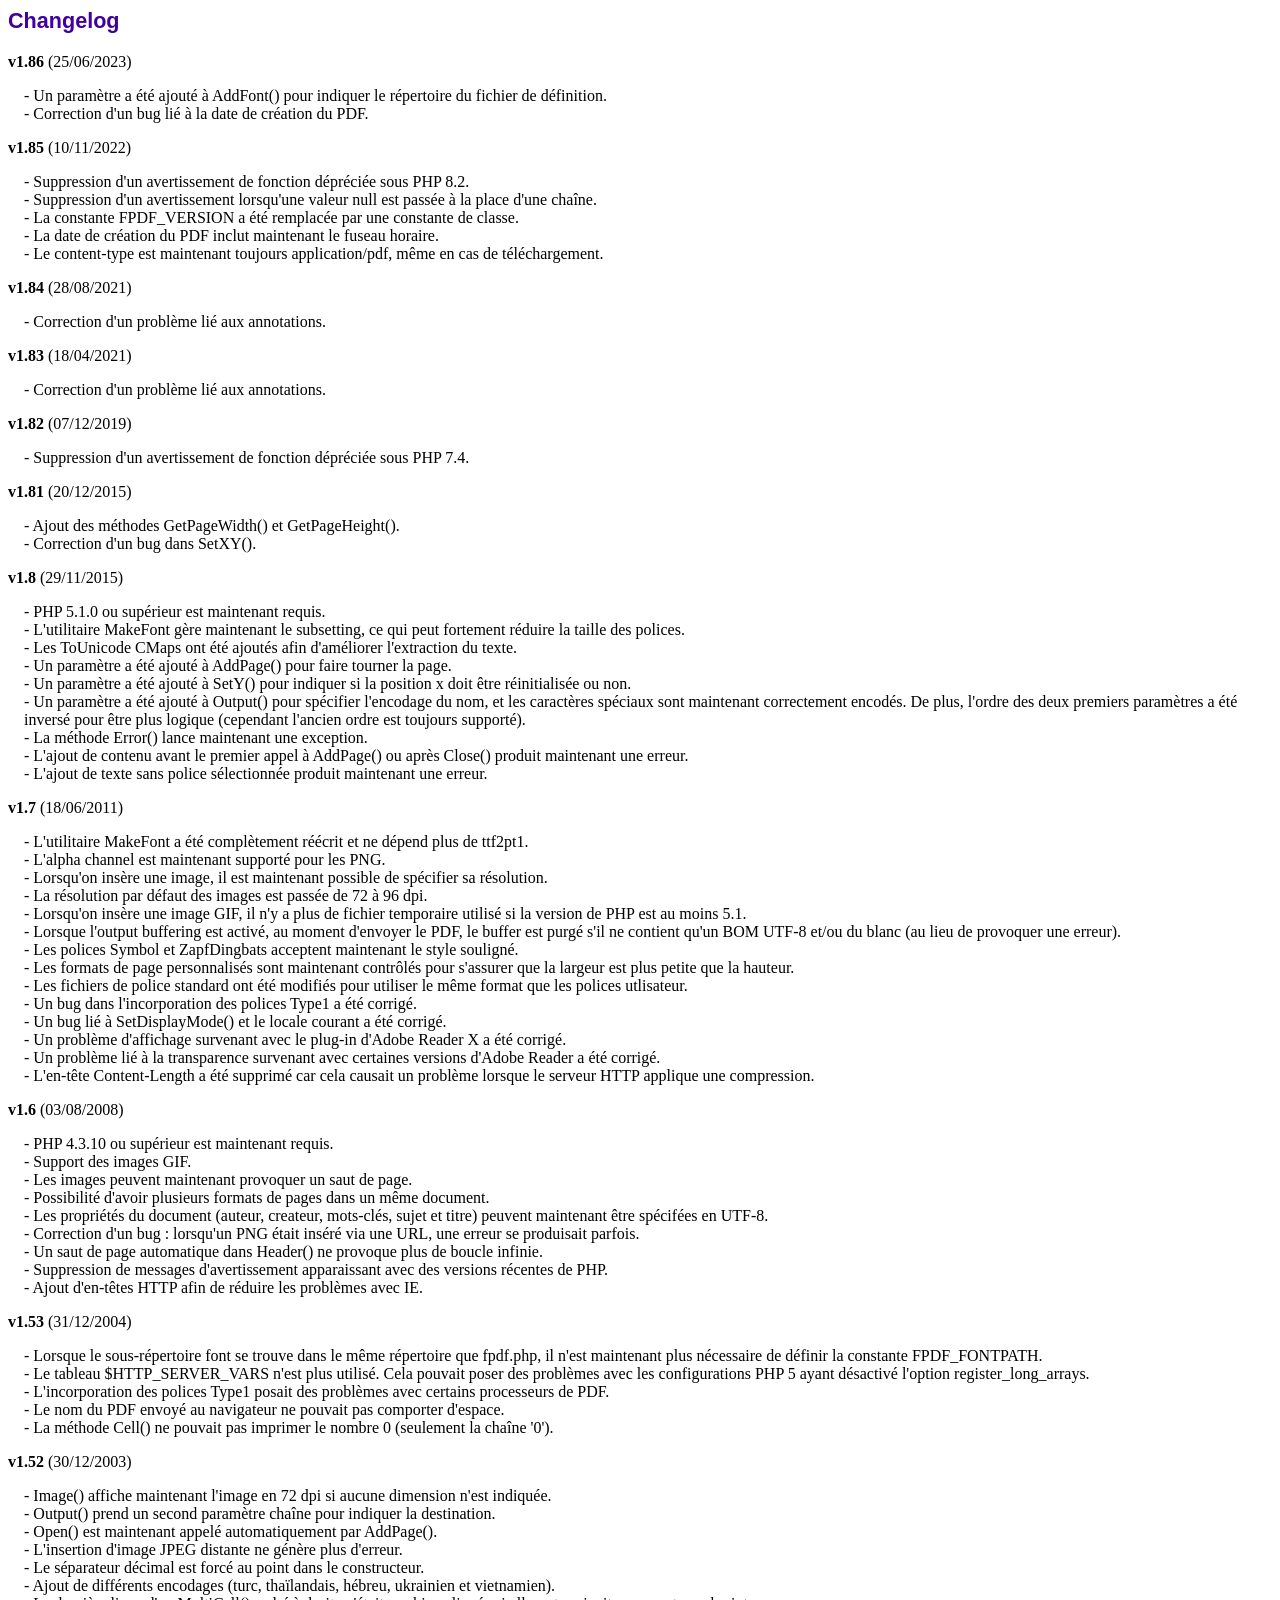
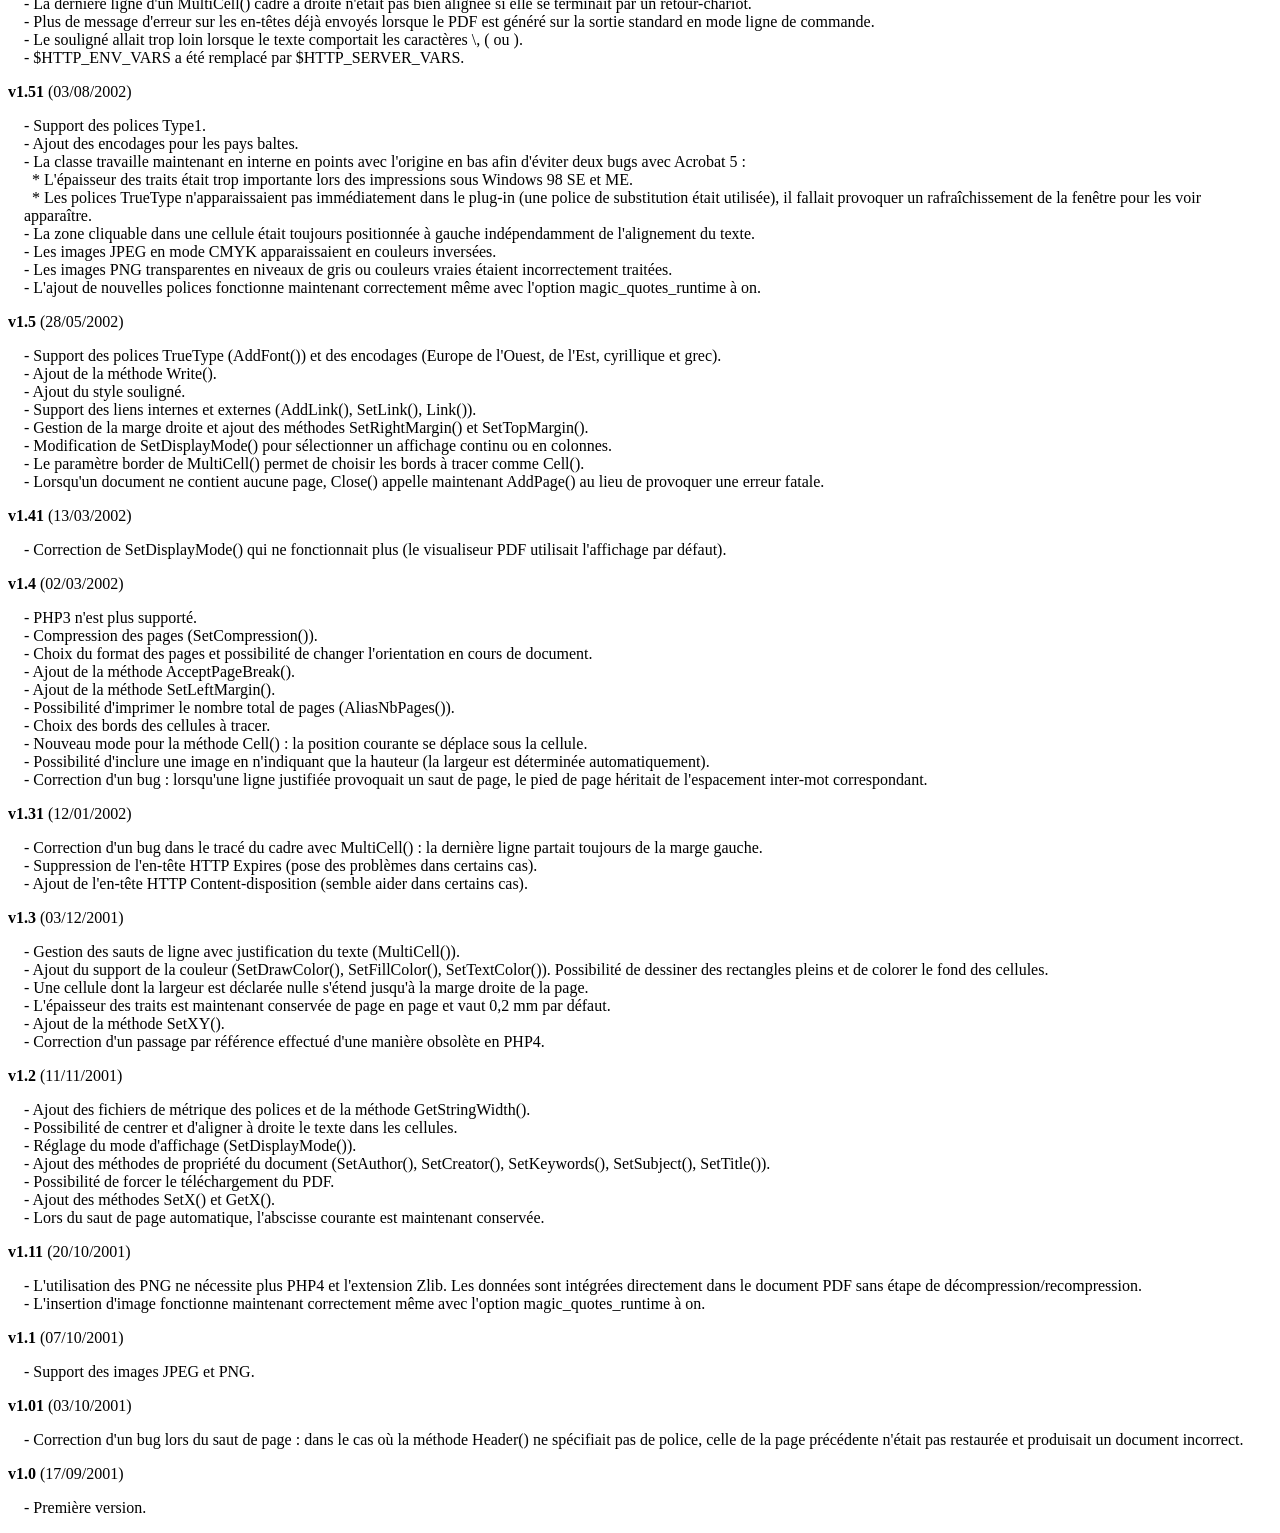
<file: integration/fpdf/changelog.htm>
<!DOCTYPE html PUBLIC "-//W3C//DTD HTML 4.01 Transitional//EN">
<html>
<head>
<meta http-equiv="Content-Type" content="text/html; charset=UTF-8">
<title>Changelog</title>
<link type="text/css" rel="stylesheet" href="fpdf.css">
<style type="text/css">
dd {margin:1em 0 1em 1em}
</style>
</head>
<body>
<h1>Changelog</h1>
<dl>
<dt><strong>v1.86</strong> (25/06/2023)</dt>
<dd>
- Un paramètre a été ajouté à AddFont() pour indiquer le répertoire du fichier de définition.<br>
- Correction d'un bug lié à la date de création du PDF.<br>
</dd>
<dt><strong>v1.85</strong> (10/11/2022)</dt>
<dd>
- Suppression d'un avertissement de fonction dépréciée sous PHP 8.2.<br>
- Suppression d'un avertissement lorsqu'une valeur null est passée à la place d'une chaîne.<br>
- La constante FPDF_VERSION a été remplacée par une constante de classe.<br>
- La date de création du PDF inclut maintenant le fuseau horaire.<br>
- Le content-type est maintenant toujours application/pdf, même en cas de téléchargement.<br>
</dd>
<dt><strong>v1.84</strong> (28/08/2021)</dt>
<dd>
- Correction d'un problème lié aux annotations.<br>
</dd>
<dt><strong>v1.83</strong> (18/04/2021)</dt>
<dd>
- Correction d'un problème lié aux annotations.<br>
</dd>
<dt><strong>v1.82</strong> (07/12/2019)</dt>
<dd>
- Suppression d'un avertissement de fonction dépréciée sous PHP 7.4.<br>
</dd>
<dt><strong>v1.81</strong> (20/12/2015)</dt>
<dd>
- Ajout des méthodes GetPageWidth() et GetPageHeight().<br>
- Correction d'un bug dans SetXY().<br>
</dd>
<dt><strong>v1.8</strong> (29/11/2015)</dt>
<dd>
- PHP 5.1.0 ou supérieur est maintenant requis.<br>
- L'utilitaire MakeFont gère maintenant le subsetting, ce qui peut fortement réduire la taille des polices.<br>
- Les ToUnicode CMaps ont été ajoutés afin d'améliorer l'extraction du texte.<br>
- Un paramètre a été ajouté à AddPage() pour faire tourner la page.<br>
- Un paramètre a été ajouté à SetY() pour indiquer si la position x doit être réinitialisée ou non.<br>
- Un paramètre a été ajouté à Output() pour spécifier l'encodage du nom, et les caractères spéciaux sont maintenant correctement encodés. De plus, l'ordre des deux premiers paramètres a été inversé pour être plus logique (cependant l'ancien ordre est toujours supporté).<br>
- La méthode Error() lance maintenant une exception.<br>
- L'ajout de contenu avant le premier appel à AddPage() ou après Close() produit maintenant une erreur.<br>
- L'ajout de texte sans police sélectionnée produit maintenant une erreur.<br>
</dd>
<dt><strong>v1.7</strong> (18/06/2011)</dt>
<dd>
- L'utilitaire MakeFont a été complètement réécrit et ne dépend plus de ttf2pt1.<br>
- L'alpha channel est maintenant supporté pour les PNG.<br>
- Lorsqu'on insère une image, il est maintenant possible de spécifier sa résolution.<br>
- La résolution par défaut des images est passée de 72 à 96 dpi.<br>
- Lorsqu'on insère une image GIF, il n'y a plus de fichier temporaire utilisé si la version de PHP est au moins 5.1.<br>
- Lorsque l'output buffering est activé, au moment d'envoyer le PDF, le buffer est purgé s'il ne contient qu'un BOM UTF-8 et/ou du blanc (au lieu de provoquer une erreur).<br>
- Les polices Symbol et ZapfDingbats acceptent maintenant le style souligné.<br>
- Les formats de page personnalisés sont maintenant contrôlés pour s'assurer que la largeur est plus petite que la hauteur.<br>
- Les fichiers de police standard ont été modifiés pour utiliser le même format que les polices utlisateur.<br>
- Un bug dans l'incorporation des polices Type1 a été corrigé.<br>
- Un bug lié à SetDisplayMode() et le locale courant a été corrigé.<br>
- Un problème d'affichage survenant avec le plug-in d'Adobe Reader X a été corrigé.<br>
- Un problème lié à la transparence survenant avec certaines versions d'Adobe Reader a été corrigé.<br>
- L'en-tête Content-Length a été supprimé car cela causait un problème lorsque le serveur HTTP applique une compression.<br>
</dd>
<dt><strong>v1.6</strong> (03/08/2008)</dt>
<dd>
- PHP 4.3.10 ou supérieur est maintenant requis.<br>
- Support des images GIF.<br>
- Les images peuvent maintenant provoquer un saut de page.<br>
- Possibilité d'avoir plusieurs formats de pages dans un même document.<br>
- Les propriétés du document (auteur, createur, mots-clés, sujet et titre) peuvent maintenant être spécifées en UTF-8.<br>
- Correction d'un bug : lorsqu'un PNG était inséré via une URL, une erreur se produisait parfois.<br>
- Un saut de page automatique dans Header() ne provoque plus de boucle infinie.<br>
- Suppression de messages d'avertissement apparaissant avec des versions récentes de PHP.<br>
- Ajout d'en-têtes HTTP afin de réduire les problèmes avec IE.<br>
</dd>
<dt><strong>v1.53</strong> (31/12/2004)</dt>
<dd>
- Lorsque le sous-répertoire font se trouve dans le même répertoire que fpdf.php, il n'est maintenant plus nécessaire de définir la constante FPDF_FONTPATH.<br>
- Le tableau $HTTP_SERVER_VARS n'est plus utilisé. Cela pouvait poser des problèmes avec les configurations PHP 5 ayant désactivé l'option register_long_arrays.<br>
- L'incorporation des polices Type1 posait des problèmes avec certains processeurs de PDF.<br>
- Le nom du PDF envoyé au navigateur ne pouvait pas comporter d'espace.<br>
- La méthode Cell() ne pouvait pas imprimer le nombre 0 (seulement la chaîne '0').<br>
</dd>
<dt><strong>v1.52</strong> (30/12/2003)</dt>
<dd>
- Image() affiche maintenant l'image en 72 dpi si aucune dimension n'est indiquée.<br>
- Output() prend un second paramètre chaîne pour indiquer la destination.<br>
- Open() est maintenant appelé automatiquement par AddPage().<br>
- L'insertion d'image JPEG distante ne génère plus d'erreur.<br>
- Le séparateur décimal est forcé au point dans le constructeur.<br>
- Ajout de différents encodages (turc, thaïlandais, hébreu, ukrainien et vietnamien).<br>
- La dernière ligne d'un MultiCell() cadré à droite n'était pas bien alignée si elle se terminait par un retour-chariot.<br>
- Plus de message d'erreur sur les en-têtes déjà envoyés lorsque le PDF est généré sur la sortie standard en mode ligne de commande.<br>
- Le souligné allait trop loin lorsque le texte comportait les caractères \, ( ou ).<br>
- $HTTP_ENV_VARS a été remplacé par $HTTP_SERVER_VARS.<br>
</dd>
<dt><strong>v1.51</strong> (03/08/2002)</dt>
<dd>
- Support des polices Type1.<br>
- Ajout des encodages pour les pays baltes.<br>
- La classe travaille maintenant en interne en points avec l'origine en bas afin d'éviter deux bugs avec Acrobat 5 :<br>&nbsp;&nbsp;* L'épaisseur des traits était trop importante lors des impressions sous Windows 98 SE et ME.<br>&nbsp;&nbsp;* Les polices TrueType n'apparaissaient pas immédiatement dans le plug-in (une police de substitution était utilisée), il fallait provoquer un rafraîchissement de la fenêtre pour les voir apparaître.<br>
- La zone cliquable dans une cellule était toujours positionnée à gauche indépendamment de l'alignement du texte.<br>
- Les images JPEG en mode CMYK apparaissaient en couleurs inversées.<br>
- Les images PNG transparentes en niveaux de gris ou couleurs vraies étaient incorrectement traitées.<br>
- L'ajout de nouvelles polices fonctionne maintenant correctement même avec l'option magic_quotes_runtime à on.<br>
</dd>
<dt><strong>v1.5</strong> (28/05/2002)</dt>
<dd>
- Support des polices TrueType (AddFont()) et des encodages (Europe de l'Ouest, de l'Est, cyrillique et grec).<br>
- Ajout de la méthode Write().<br>
- Ajout du style souligné.<br>
- Support des liens internes et externes (AddLink(), SetLink(), Link()).<br>
- Gestion de la marge droite et ajout des méthodes SetRightMargin() et SetTopMargin().<br>
- Modification de SetDisplayMode() pour sélectionner un affichage continu ou en colonnes.<br>
- Le paramètre border de MultiCell() permet de choisir les bords à tracer comme Cell().<br>
- Lorsqu'un document ne contient aucune page, Close() appelle maintenant AddPage() au lieu de provoquer une erreur fatale.<br>
</dd>
<dt><strong>v1.41</strong> (13/03/2002)</dt>
<dd>
- Correction de SetDisplayMode() qui ne fonctionnait plus (le visualiseur PDF utilisait l'affichage par défaut).<br>
</dd>
<dt><strong>v1.4</strong> (02/03/2002)</dt>
<dd>
- PHP3 n'est plus supporté.<br>
- Compression des pages (SetCompression()).<br>
- Choix du format des pages et possibilité de changer l'orientation en cours de document.<br>
- Ajout de la méthode AcceptPageBreak().<br>
- Ajout de la méthode SetLeftMargin().<br>
- Possibilité d'imprimer le nombre total de pages (AliasNbPages()).<br>
- Choix des bords des cellules à tracer.<br>
- Nouveau mode pour la méthode Cell() : la position courante se déplace sous la cellule.<br>
- Possibilité d'inclure une image en n'indiquant que la hauteur (la largeur est déterminée automatiquement).<br>
- Correction d'un bug : lorsqu'une ligne justifiée provoquait un saut de page, le pied de page héritait de l'espacement inter-mot correspondant.<br>
</dd>
<dt><strong>v1.31</strong> (12/01/2002)</dt>
<dd>
- Correction d'un bug dans le tracé du cadre avec MultiCell() : la dernière ligne partait toujours de la marge gauche.<br>
- Suppression de l'en-tête HTTP Expires (pose des problèmes dans certains cas).<br>
- Ajout de l'en-tête HTTP Content-disposition (semble aider dans certains cas).<br>
</dd>
<dt><strong>v1.3</strong> (03/12/2001)</dt>
<dd>
- Gestion des sauts de ligne avec justification du texte (MultiCell()).<br>
- Ajout du support de la couleur (SetDrawColor(), SetFillColor(), SetTextColor()). Possibilité de dessiner des rectangles pleins et de colorer le fond des cellules.<br>
- Une cellule dont la largeur est déclarée nulle s'étend jusqu'à la marge droite de la page.<br>
- L'épaisseur des traits est maintenant conservée de page en page et vaut 0,2 mm par défaut.<br>
- Ajout de la méthode SetXY().<br>
- Correction d'un passage par référence effectué d'une manière obsolète en PHP4.<br>
</dd>
<dt><strong>v1.2</strong> (11/11/2001)</dt>
<dd>
- Ajout des fichiers de métrique des polices et de la méthode GetStringWidth().<br>
- Possibilité de centrer et d'aligner à droite le texte dans les cellules.<br>
- Réglage du mode d'affichage (SetDisplayMode()).<br>
- Ajout des méthodes de propriété du document (SetAuthor(), SetCreator(), SetKeywords(), SetSubject(), SetTitle()).<br>
- Possibilité de forcer le téléchargement du PDF.<br>
- Ajout des méthodes SetX() et GetX().<br>
- Lors du saut de page automatique, l'abscisse courante est maintenant conservée.<br>
</dd>
<dt><strong>v1.11</strong> (20/10/2001)</dt>
<dd>
- L'utilisation des PNG ne nécessite plus PHP4 et l'extension Zlib. Les données sont intégrées directement dans le document PDF sans étape de décompression/recompression.<br>
- L'insertion d'image fonctionne maintenant correctement même avec l'option magic_quotes_runtime à on.<br>
</dd>
<dt><strong>v1.1</strong> (07/10/2001)</dt>
<dd>
- Support des images JPEG et PNG.<br>
</dd>
<dt><strong>v1.01</strong> (03/10/2001)</dt>
<dd>
- Correction d'un bug lors du saut de page : dans le cas où la méthode Header() ne spécifiait pas de police, celle de la page précédente n'était pas restaurée et produisait un document incorrect.<br>
</dd>
<dt><strong>v1.0</strong> (17/09/2001)</dt>
<dd>
- Première version.<br>
</dd>
</dl>
</body>
</html>
</file>
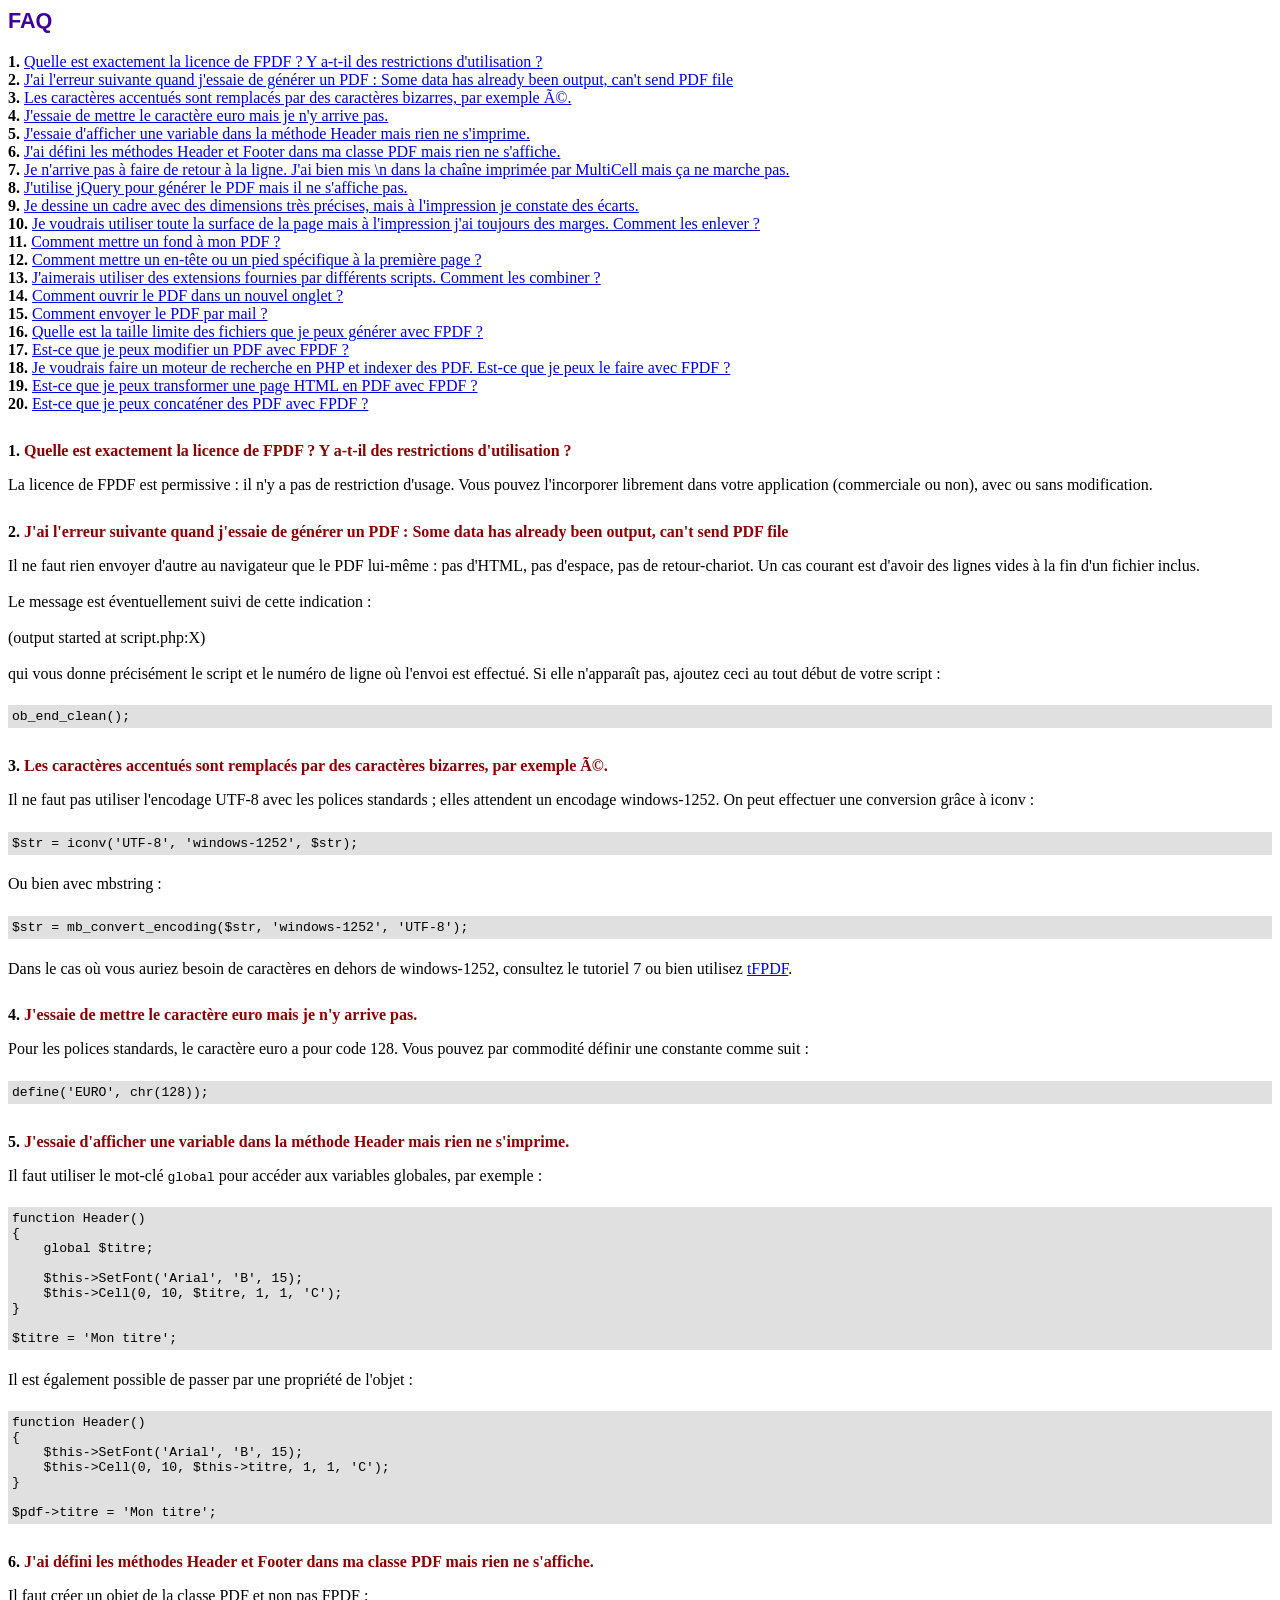
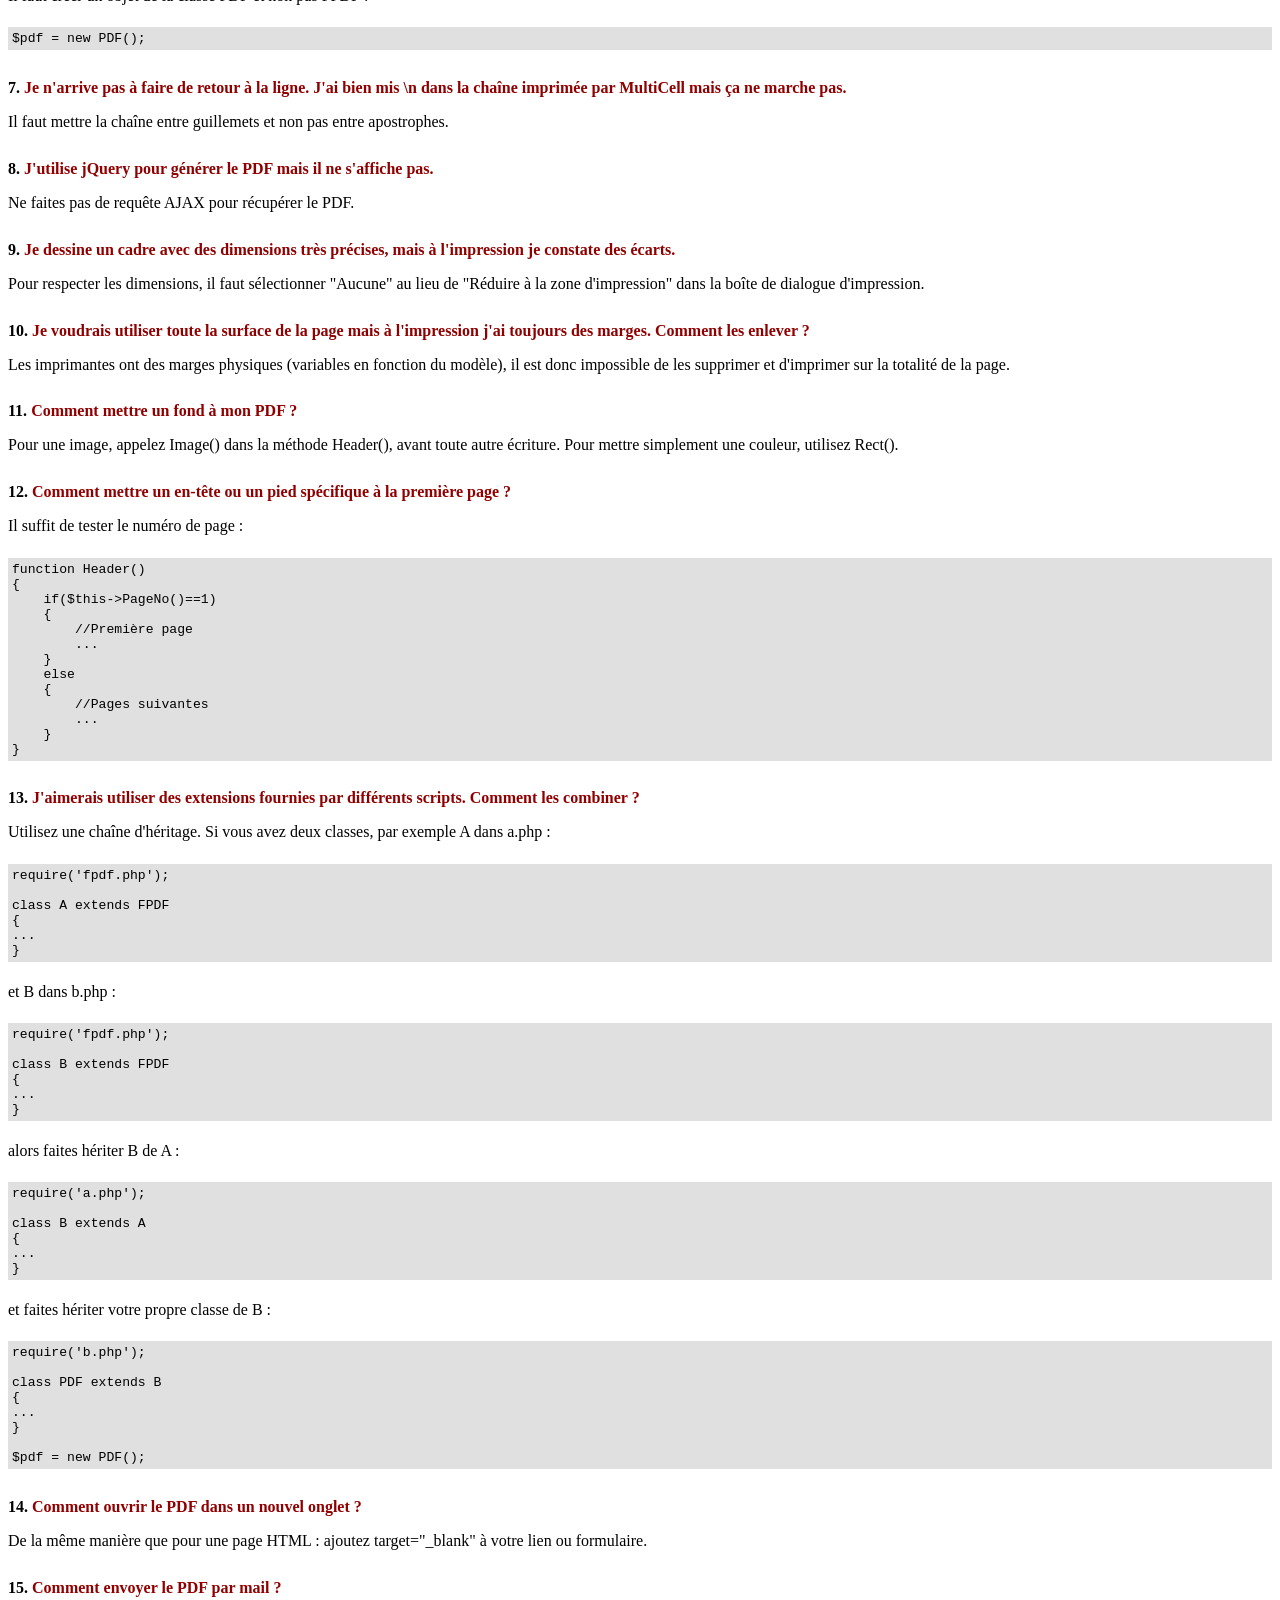
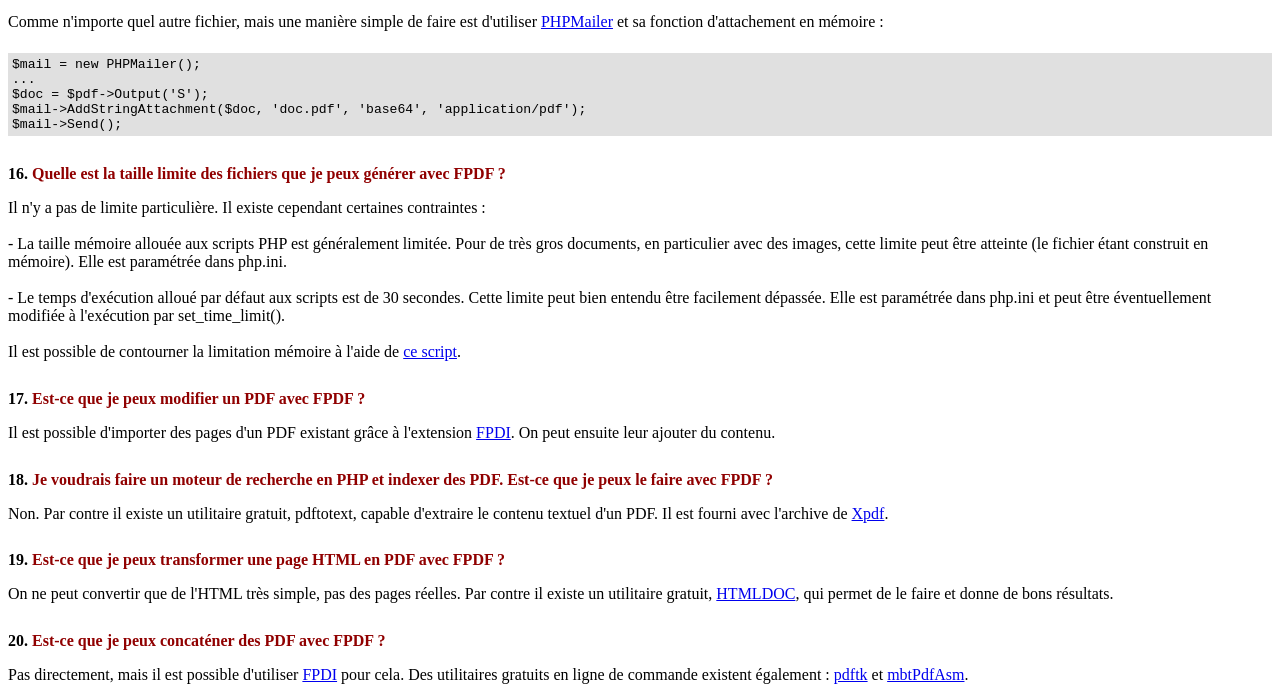
<file: integration/fpdf/FAQ.htm>
<!DOCTYPE html PUBLIC "-//W3C//DTD HTML 4.01 Transitional//EN">
<html>
<head>
<meta http-equiv="Content-Type" content="text/html; charset=UTF-8">
<title>FAQ</title>
<link type="text/css" rel="stylesheet" href="fpdf.css">
<style type="text/css">
ul {list-style-type:none; margin:0; padding:0}
ul#answers li {margin-top:1.8em}
.question {font-weight:bold; color:#900000}
</style>
</head>
<body>
<h1>FAQ</h1>
<ul>
<li><b>1.</b> <a href='#q1'>Quelle est exactement la licence de FPDF ? Y a-t-il des restrictions d'utilisation ?</a></li>
<li><b>2.</b> <a href='#q2'>J'ai l'erreur suivante quand j'essaie de générer un PDF : Some data has already been output, can't send PDF file</a></li>
<li><b>3.</b> <a href='#q3'>Les caractères accentués sont remplacés par des caractères bizarres, par exemple Ã©.</a></li>
<li><b>4.</b> <a href='#q4'>J'essaie de mettre le caractère euro mais je n'y arrive pas.</a></li>
<li><b>5.</b> <a href='#q5'>J'essaie d'afficher une variable dans la méthode Header mais rien ne s'imprime.</a></li>
<li><b>6.</b> <a href='#q6'>J'ai défini les méthodes Header et Footer dans ma classe PDF mais rien ne s'affiche.</a></li>
<li><b>7.</b> <a href='#q7'>Je n'arrive pas à faire de retour à la ligne. J'ai bien mis \n dans la chaîne imprimée par MultiCell mais ça ne marche pas.</a></li>
<li><b>8.</b> <a href='#q8'>J'utilise jQuery pour générer le PDF mais il ne s'affiche pas.</a></li>
<li><b>9.</b> <a href='#q9'>Je dessine un cadre avec des dimensions très précises, mais à l'impression je constate des écarts.</a></li>
<li><b>10.</b> <a href='#q10'>Je voudrais utiliser toute la surface de la page mais à l'impression j'ai toujours des marges. Comment les enlever ?</a></li>
<li><b>11.</b> <a href='#q11'>Comment mettre un fond à mon PDF ?</a></li>
<li><b>12.</b> <a href='#q12'>Comment mettre un en-tête ou un pied spécifique à la première page ?</a></li>
<li><b>13.</b> <a href='#q13'>J'aimerais utiliser des extensions fournies par différents scripts. Comment les combiner ?</a></li>
<li><b>14.</b> <a href='#q14'>Comment ouvrir le PDF dans un nouvel onglet ?</a></li>
<li><b>15.</b> <a href='#q15'>Comment envoyer le PDF par mail ?</a></li>
<li><b>16.</b> <a href='#q16'>Quelle est la taille limite des fichiers que je peux générer avec FPDF ?</a></li>
<li><b>17.</b> <a href='#q17'>Est-ce que je peux modifier un PDF avec FPDF ?</a></li>
<li><b>18.</b> <a href='#q18'>Je voudrais faire un moteur de recherche en PHP et indexer des PDF. Est-ce que je peux le faire avec FPDF ?</a></li>
<li><b>19.</b> <a href='#q19'>Est-ce que je peux transformer une page HTML en PDF avec FPDF ?</a></li>
<li><b>20.</b> <a href='#q20'>Est-ce que je peux concaténer des PDF avec FPDF ?</a></li>
</ul>

<ul id='answers'>
<li id='q1'>
<p><b>1.</b> <span class='question'>Quelle est exactement la licence de FPDF ? Y a-t-il des restrictions d'utilisation ?</span></p>
La licence de FPDF est permissive : il n'y a pas de restriction d'usage. Vous pouvez l'incorporer
librement dans votre application (commerciale ou non), avec ou sans modification.
</li>

<li id='q2'>
<p><b>2.</b> <span class='question'>J'ai l'erreur suivante quand j'essaie de générer un PDF : Some data has already been output, can't send PDF file</span></p>
Il ne faut rien envoyer d'autre au navigateur que le PDF lui-même : pas d'HTML, pas d'espace, pas de
retour-chariot. Un cas courant est d'avoir des lignes vides à la fin d'un fichier inclus.<br>
<br>
Le message est éventuellement suivi de cette indication :<br>
<br>
(output started at script.php:X)<br>
<br>
qui vous donne précisément le script et le numéro de ligne où l'envoi est effectué. Si elle n'apparaît pas,
ajoutez ceci au tout début de votre script :
<div class="doc-source">
<pre><code>ob_end_clean();</code></pre>
</div>
</li>

<li id='q3'>
<p><b>3.</b> <span class='question'>Les caractères accentués sont remplacés par des caractères bizarres, par exemple Ã©.</span></p>
Il ne faut pas utiliser l'encodage UTF-8 avec les polices standards ; elles attendent un encodage windows-1252.
On peut effectuer une conversion grâce à iconv :
<div class="doc-source">
<pre><code>$str = iconv('UTF-8', 'windows-1252', $str);</code></pre>
</div>
Ou bien avec mbstring :
<div class="doc-source">
<pre><code>$str = mb_convert_encoding($str, 'windows-1252', 'UTF-8');</code></pre>
</div>
Dans le cas où vous auriez besoin de caractères en dehors de windows-1252, consultez le tutoriel 7 ou bien
utilisez <a href="http://www.fpdf.org/?go=script&amp;id=92" target="_blank">tFPDF</a>.
</li>

<li id='q4'>
<p><b>4.</b> <span class='question'>J'essaie de mettre le caractère euro mais je n'y arrive pas.</span></p>
Pour les polices standards, le caractère euro a pour code 128. Vous pouvez par commodité définir
une constante comme suit :
<div class="doc-source">
<pre><code>define('EURO', chr(128));</code></pre>
</div>
</li>

<li id='q5'>
<p><b>5.</b> <span class='question'>J'essaie d'afficher une variable dans la méthode Header mais rien ne s'imprime.</span></p>
Il faut utiliser le mot-clé <code>global</code> pour accéder aux variables globales, par exemple :
<div class="doc-source">
<pre><code>function Header()
{
    global $titre;

    $this-&gt;SetFont('Arial', 'B', 15);
    $this-&gt;Cell(0, 10, $titre, 1, 1, 'C');
}

$titre = 'Mon titre';</code></pre>
</div>
Il est également possible de passer par une propriété de l'objet :
<div class="doc-source">
<pre><code>function Header()
{
    $this-&gt;SetFont('Arial', 'B', 15);
    $this-&gt;Cell(0, 10, $this-&gt;titre, 1, 1, 'C');
}

$pdf-&gt;titre = 'Mon titre';</code></pre>
</div>
</li>

<li id='q6'>
<p><b>6.</b> <span class='question'>J'ai défini les méthodes Header et Footer dans ma classe PDF mais rien ne s'affiche.</span></p>
Il faut créer un objet de la classe PDF et non pas FPDF :
<div class="doc-source">
<pre><code>$pdf = new PDF();</code></pre>
</div>
</li>

<li id='q7'>
<p><b>7.</b> <span class='question'>Je n'arrive pas à faire de retour à la ligne. J'ai bien mis \n dans la chaîne imprimée par MultiCell mais ça ne marche pas.</span></p>
Il faut mettre la chaîne entre guillemets et non pas entre apostrophes.
</li>

<li id='q8'>
<p><b>8.</b> <span class='question'>J'utilise jQuery pour générer le PDF mais il ne s'affiche pas.</span></p>
Ne faites pas de requête AJAX pour récupérer le PDF.
</li>

<li id='q9'>
<p><b>9.</b> <span class='question'>Je dessine un cadre avec des dimensions très précises, mais à l'impression je constate des écarts.</span></p>
Pour respecter les dimensions, il faut sélectionner "Aucune" au lieu de "Réduire à la zone d'impression"
dans la boîte de dialogue d'impression.
</li>

<li id='q10'>
<p><b>10.</b> <span class='question'>Je voudrais utiliser toute la surface de la page mais à l'impression j'ai toujours des marges. Comment les enlever ?</span></p>
Les imprimantes ont des marges physiques (variables en fonction du modèle), il est donc impossible de les
supprimer et d'imprimer sur la totalité de la page.
</li>

<li id='q11'>
<p><b>11.</b> <span class='question'>Comment mettre un fond à mon PDF ?</span></p>
Pour une image, appelez Image() dans la méthode Header(), avant toute autre écriture. Pour mettre simplement
une couleur, utilisez Rect().
</li>

<li id='q12'>
<p><b>12.</b> <span class='question'>Comment mettre un en-tête ou un pied spécifique à la première page ?</span></p>
Il suffit de tester le numéro de page :
<div class="doc-source">
<pre><code>function Header()
{
    if($this-&gt;PageNo()==1)
    {
        //Première page
        ...
    }
    else
    {
        //Pages suivantes
        ...
    }
}</code></pre>
</div>
</li>

<li id='q13'>
<p><b>13.</b> <span class='question'>J'aimerais utiliser des extensions fournies par différents scripts. Comment les combiner ?</span></p>
Utilisez une chaîne d'héritage. Si vous avez deux classes, par exemple A dans a.php :
<div class="doc-source">
<pre><code>require('fpdf.php');

class A extends FPDF
{
...
}</code></pre>
</div>
et B dans b.php :
<div class="doc-source">
<pre><code>require('fpdf.php');

class B extends FPDF
{
...
}</code></pre>
</div>
alors faites hériter B de A :
<div class="doc-source">
<pre><code>require('a.php');

class B extends A
{
...
}</code></pre>
</div>
et faites hériter votre propre classe de B :
<div class="doc-source">
<pre><code>require('b.php');

class PDF extends B
{
...
}

$pdf = new PDF();</code></pre>
</div>
</li>

<li id='q14'>
<p><b>14.</b> <span class='question'>Comment ouvrir le PDF dans un nouvel onglet ?</span></p>
De la même manière que pour une page HTML : ajoutez target="_blank" à votre lien ou formulaire.
</li>

<li id='q15'>
<p><b>15.</b> <span class='question'>Comment envoyer le PDF par mail ?</span></p>
Comme n'importe quel autre fichier, mais une manière simple de faire est d'utiliser
<a href="https://github.com/PHPMailer/PHPMailer" target="_blank">PHPMailer</a> et sa fonction d'attachement en mémoire :
<div class="doc-source">
<pre><code>$mail = new PHPMailer();
...
$doc = $pdf-&gt;Output('S');
$mail-&gt;AddStringAttachment($doc, 'doc.pdf', 'base64', 'application/pdf');
$mail-&gt;Send();</code></pre>
</div>
</li>

<li id='q16'>
<p><b>16.</b> <span class='question'>Quelle est la taille limite des fichiers que je peux générer avec FPDF ?</span></p>
Il n'y a pas de limite particulière. Il existe cependant certaines contraintes :
<br>
<br>
- La taille mémoire allouée aux scripts PHP est généralement limitée. Pour de très gros
documents, en particulier avec des images, cette limite peut être atteinte (le fichier étant
construit en mémoire). Elle est paramétrée dans php.ini.
<br>
<br>
- Le temps d'exécution alloué par défaut aux scripts est de 30 secondes. Cette limite peut bien
entendu être facilement dépassée. Elle est paramétrée dans php.ini et peut être éventuellement
modifiée à l'exécution par set_time_limit().
<br>
<br>
Il est possible de contourner la limitation mémoire à l'aide de <a href="http://www.fpdf.org/?go=script&amp;id=76" target="_blank">ce script</a>.
</li>

<li id='q17'>
<p><b>17.</b> <span class='question'>Est-ce que je peux modifier un PDF avec FPDF ?</span></p>
Il est possible d'importer des pages d'un PDF existant grâce à l'extension <a href="https://www.setasign.com/products/fpdi/about/" target="_blank">FPDI</a>.
On peut ensuite leur ajouter du contenu.
</li>

<li id='q18'>
<p><b>18.</b> <span class='question'>Je voudrais faire un moteur de recherche en PHP et indexer des PDF. Est-ce que je peux le faire avec FPDF ?</span></p>
Non. Par contre il existe un utilitaire gratuit, pdftotext, capable d'extraire le contenu textuel d'un PDF.
Il est fourni avec l'archive de <a href="https://www.xpdfreader.com" target="_blank">Xpdf</a>.
</li>

<li id='q19'>
<p><b>19.</b> <span class='question'>Est-ce que je peux transformer une page HTML en PDF avec FPDF ?</span></p>
On ne peut convertir que de l'HTML très simple, pas des pages réelles. Par contre il existe un utilitaire
gratuit, <a href="https://www.msweet.org/htmldoc/" target="_blank">HTMLDOC</a>, qui permet de le
faire et donne de bons résultats.
</li>

<li id='q20'>
<p><b>20.</b> <span class='question'>Est-ce que je peux concaténer des PDF avec FPDF ?</span></p>
Pas directement, mais il est possible d'utiliser <a href="https://www.setasign.com/products/fpdi/demos/concatenate-fake/" target="_blank">FPDI</a>
pour cela. Des utilitaires gratuits en ligne de commande existent également :
<a href="https://www.pdflabs.com/tools/pdftk-the-pdf-toolkit/" target="_blank">pdftk</a> et
<a href="http://thierry.schmit.free.fr/spip/spip.php?article4" target="_blank">mbtPdfAsm</a>.
</li>
</ul>
</body>
</html>
</file>
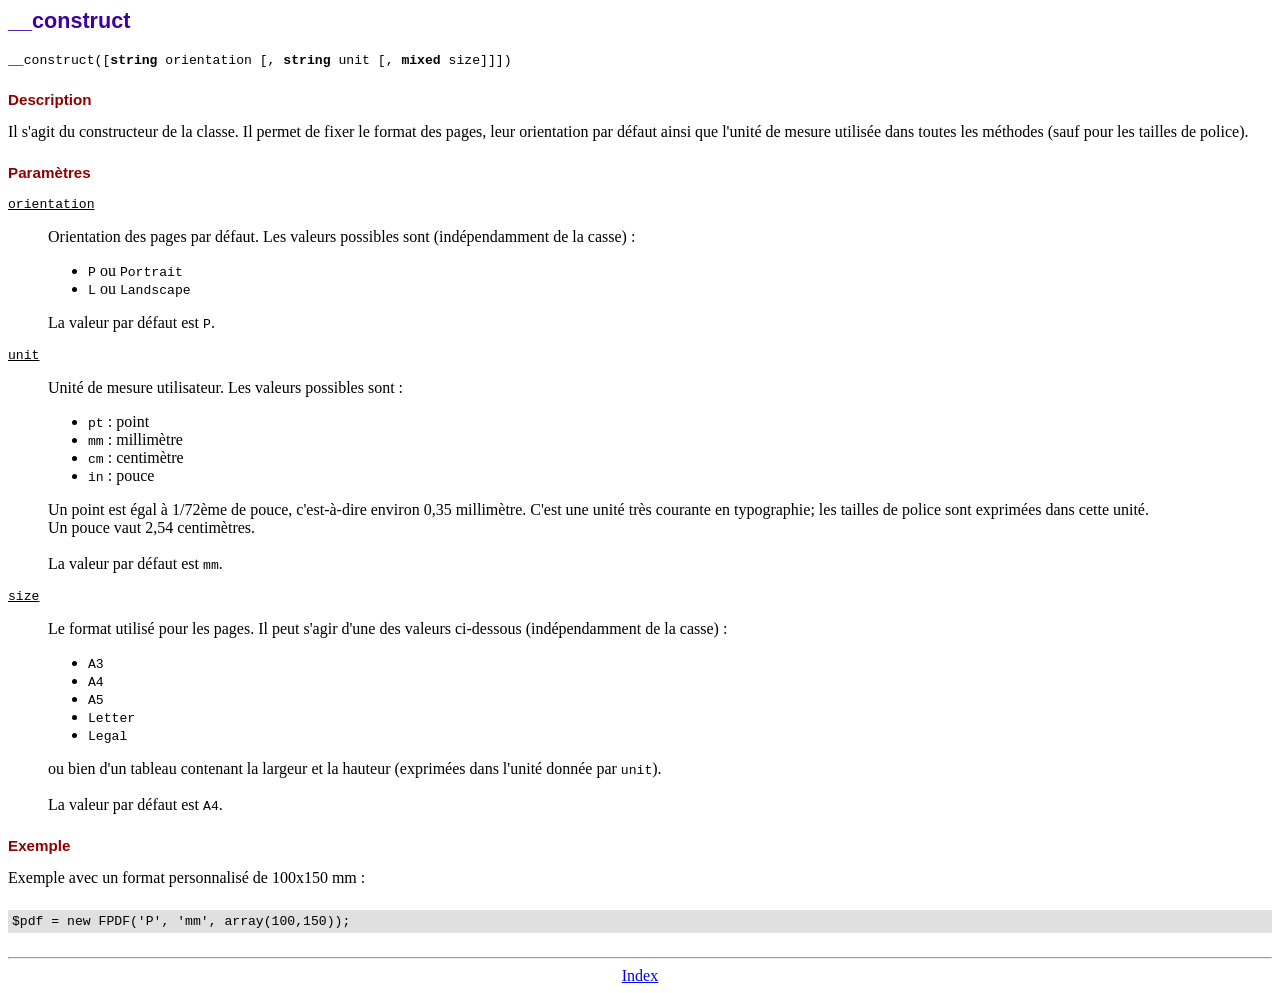
<file: integration/fpdf/doc/__construct.htm>
<!DOCTYPE html PUBLIC "-//W3C//DTD HTML 4.01 Transitional//EN">
<html>
<head>
<meta http-equiv="Content-Type" content="text/html; charset=UTF-8">
<title>__construct</title>
<link type="text/css" rel="stylesheet" href="../fpdf.css">
</head>
<body>
<h1>__construct</h1>
<code>__construct([<b>string</b> orientation [, <b>string</b> unit [, <b>mixed</b> size]]])</code>
<h2>Description</h2>
Il s'agit du constructeur de la classe. Il permet de fixer le format des pages, leur
orientation par défaut ainsi que l'unité de mesure utilisée dans toutes les méthodes (sauf
pour les tailles de police).
<h2>Paramètres</h2>
<dl class="param">
<dt><code>orientation</code></dt>
<dd>
Orientation des pages par défaut. Les valeurs possibles sont (indépendamment de la casse) :
<ul>
<li><code>P</code> ou <code>Portrait</code></li>
<li><code>L</code> ou <code>Landscape</code></li>
</ul>
La valeur par défaut est <code>P</code>.
</dd>
<dt><code>unit</code></dt>
<dd>
Unité de mesure utilisateur. Les valeurs possibles sont :
<ul>
<li><code>pt</code> : point</li>
<li><code>mm</code> : millimètre</li>
<li><code>cm</code> : centimètre</li>
<li><code>in</code> : pouce</li>
</ul>
Un point est égal à 1/72ème de pouce, c'est-à-dire environ 0,35 millimètre. C'est une unité
très courante en typographie; les tailles de police sont exprimées dans cette unité.
<br>
Un pouce vaut 2,54 centimètres.
<br>
<br>
La valeur par défaut est <code>mm</code>.
</dd>
<dt><code>size</code></dt>
<dd>
Le format utilisé pour les pages. Il peut s'agir d'une des valeurs ci-dessous (indépendamment
de la casse) :
<ul>
<li><code>A3</code></li>
<li><code>A4</code></li>
<li><code>A5</code></li>
<li><code>Letter</code></li>
<li><code>Legal</code></li>
</ul>
ou bien d'un tableau contenant la largeur et la hauteur (exprimées dans l'unité donnée par
<code>unit</code>).<br>
<br>
La valeur par défaut est <code>A4</code>.
</dd>
</dl>
<h2>Exemple</h2>
Exemple avec un format personnalisé de 100x150 mm :
<div class="doc-source">
<pre><code>$pdf = new FPDF('P', 'mm', array(100,150));</code></pre>
</div>
<hr style="margin-top:1.5em">
<div style="text-align:center"><a href="index.htm">Index</a></div>
</body>
</html>
</file>
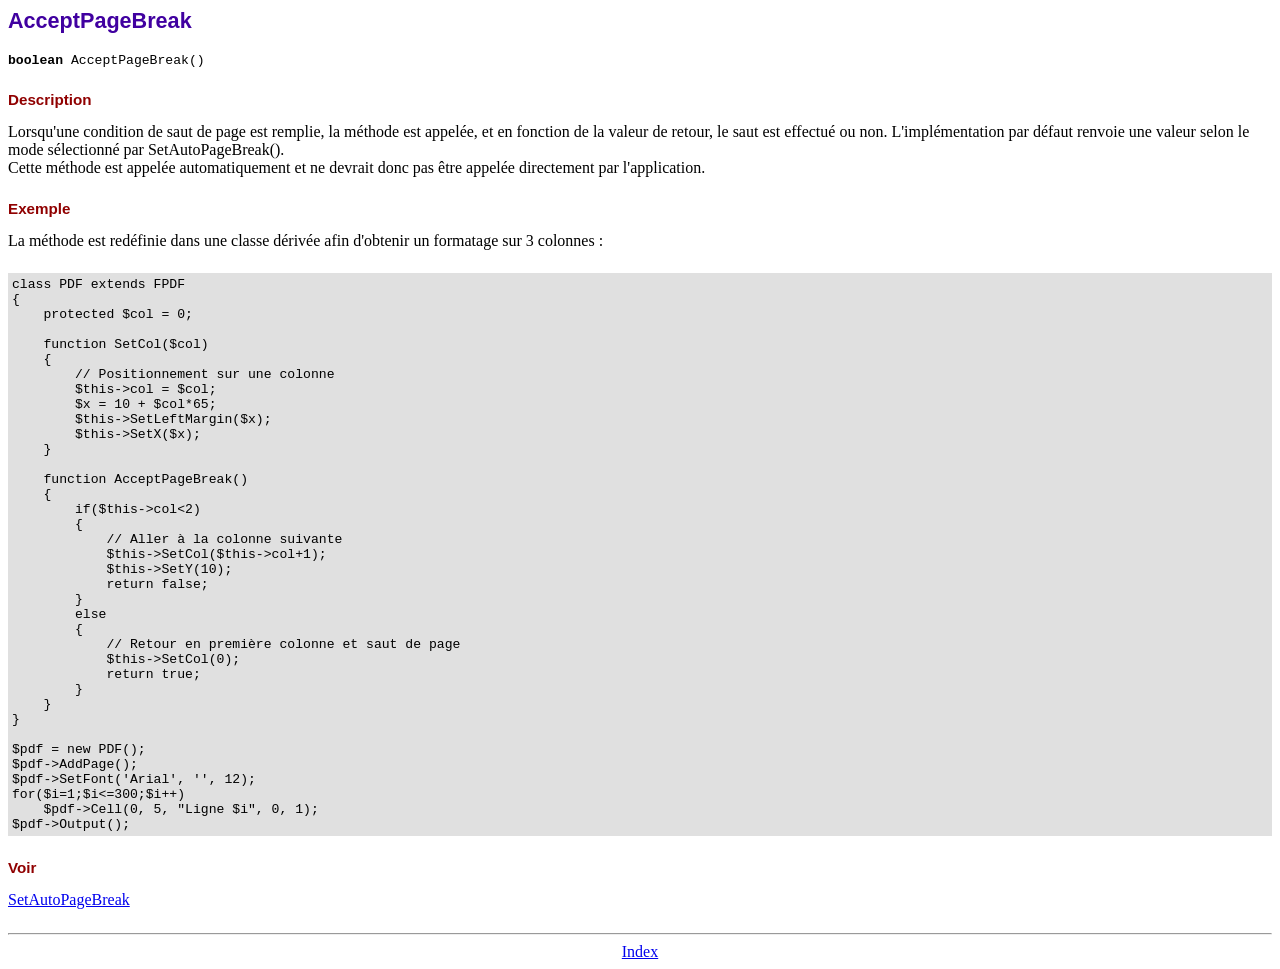
<file: integration/fpdf/doc/acceptpagebreak.htm>
<!DOCTYPE html PUBLIC "-//W3C//DTD HTML 4.01 Transitional//EN">
<html>
<head>
<meta http-equiv="Content-Type" content="text/html; charset=UTF-8">
<title>AcceptPageBreak</title>
<link type="text/css" rel="stylesheet" href="../fpdf.css">
</head>
<body>
<h1>AcceptPageBreak</h1>
<code><b>boolean</b> AcceptPageBreak()</code>
<h2>Description</h2>
Lorsqu'une condition de saut de page est remplie, la méthode est appelée, et en fonction de la
valeur de retour, le saut est effectué ou non. L'implémentation par défaut renvoie une valeur
selon le mode sélectionné par SetAutoPageBreak().
<br>
Cette méthode est appelée automatiquement et ne devrait donc pas être appelée directement par
l'application.
<h2>Exemple</h2>
La méthode est redéfinie dans une classe dérivée afin d'obtenir un formatage sur 3 colonnes :
<div class="doc-source">
<pre><code>class PDF extends FPDF
{
    protected $col = 0;

    function SetCol($col)
    {
        // Positionnement sur une colonne
        $this-&gt;col = $col;
        $x = 10 + $col*65;
        $this-&gt;SetLeftMargin($x);
        $this-&gt;SetX($x);
    }

    function AcceptPageBreak()
    {
        if($this-&gt;col&lt;2)
        {
            // Aller à la colonne suivante
            $this-&gt;SetCol($this-&gt;col+1);
            $this-&gt;SetY(10);
            return false;
        }
        else
        {
            // Retour en première colonne et saut de page
            $this-&gt;SetCol(0);
            return true;
        }
    }
}

$pdf = new PDF();
$pdf-&gt;AddPage();
$pdf-&gt;SetFont('Arial', '', 12);
for($i=1;$i&lt;=300;$i++)
    $pdf-&gt;Cell(0, 5, "Ligne $i", 0, 1);
$pdf-&gt;Output();</code></pre>
</div>
<h2>Voir</h2>
<a href="setautopagebreak.htm">SetAutoPageBreak</a>
<hr style="margin-top:1.5em">
<div style="text-align:center"><a href="index.htm">Index</a></div>
</body>
</html>
</file>
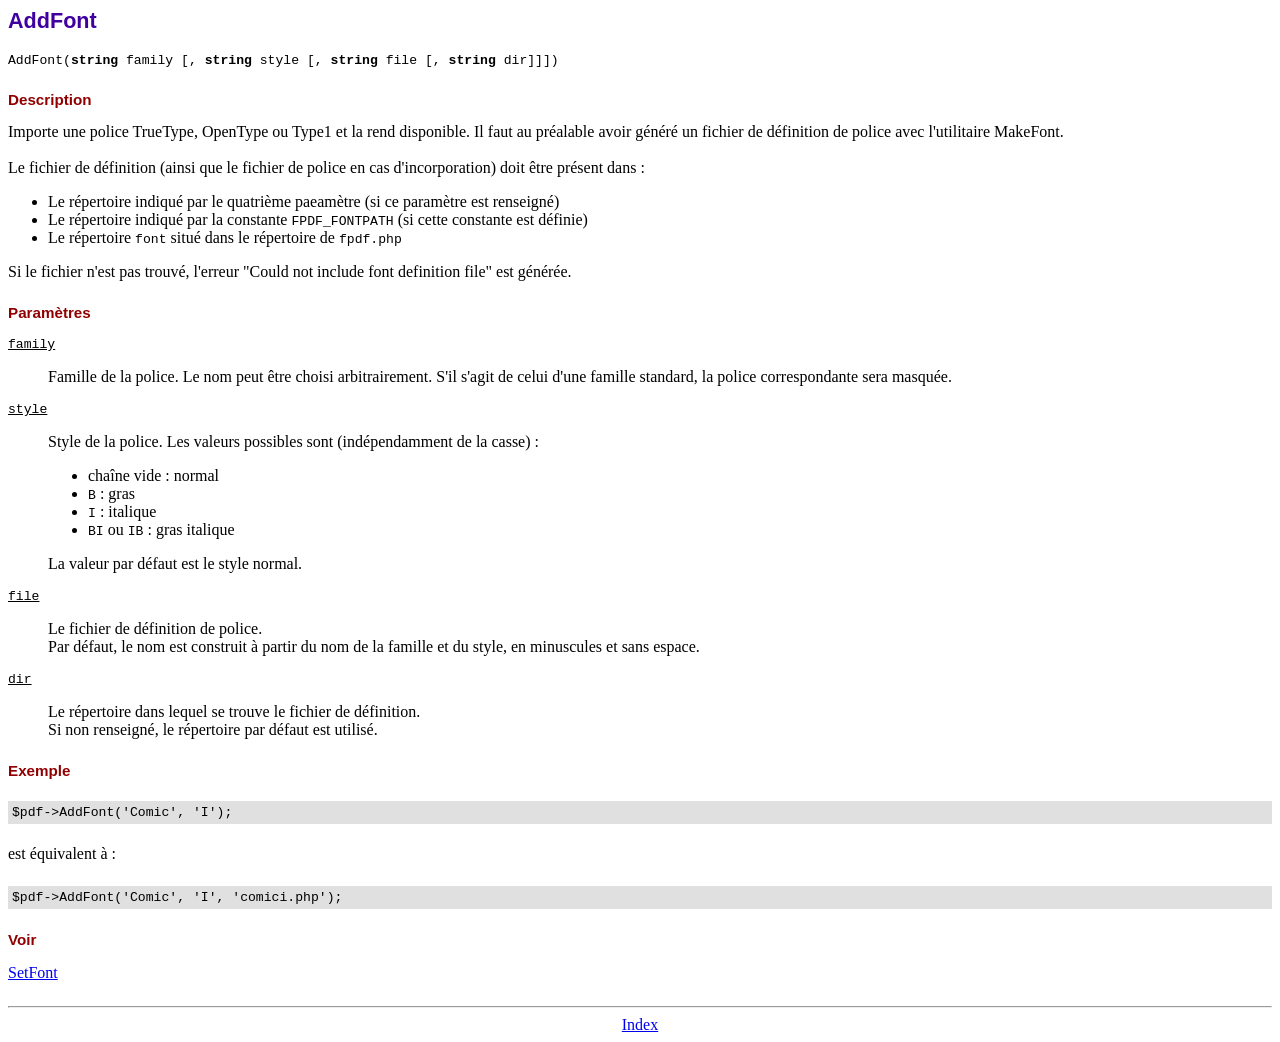
<file: integration/fpdf/doc/addfont.htm>
<!DOCTYPE html PUBLIC "-//W3C//DTD HTML 4.01 Transitional//EN">
<html>
<head>
<meta http-equiv="Content-Type" content="text/html; charset=UTF-8">
<title>AddFont</title>
<link type="text/css" rel="stylesheet" href="../fpdf.css">
</head>
<body>
<h1>AddFont</h1>
<code>AddFont(<b>string</b> family [, <b>string</b> style [, <b>string</b> file [, <b>string</b> dir]]])</code>
<h2>Description</h2>
Importe une police TrueType, OpenType ou Type1 et la rend disponible. Il faut au préalable avoir généré
un fichier de définition de police avec l'utilitaire MakeFont.
<br>
<br>
Le fichier de définition (ainsi que le fichier de police en cas d'incorporation) doit être présent dans :
<ul>
<li>Le répertoire indiqué par le quatrième paeamètre (si ce paramètre est renseigné)</li>
<li>Le répertoire indiqué par la constante <code>FPDF_FONTPATH</code> (si cette constante est définie)</li>
<li>Le répertoire <code>font</code> situé dans le répertoire de <code>fpdf.php</code></li>
</ul>
Si le fichier n'est pas trouvé, l'erreur "Could not include font definition file" est générée.
<h2>Paramètres</h2>
<dl class="param">
<dt><code>family</code></dt>
<dd>
Famille de la police. Le nom peut être choisi arbitrairement. S'il s'agit de celui d'une famille
standard, la police correspondante sera masquée.
</dd>
<dt><code>style</code></dt>
<dd>
Style de la police. Les valeurs possibles sont (indépendamment de la casse) :
<ul>
<li>chaîne vide : normal</li>
<li><code>B</code> : gras</li>
<li><code>I</code> : italique</li>
<li><code>BI</code> ou <code>IB</code> : gras italique</li>
</ul>
La valeur par défaut est le style normal.
</dd>
<dt><code>file</code></dt>
<dd>
Le fichier de définition de police.
<br>
Par défaut, le nom est construit à partir du nom de la famille et du style, en minuscules et
sans espace.
</dd>
<dt><code>dir</code></dt>
<dd>
Le répertoire dans lequel se trouve le fichier de définition.
<br>
Si non renseigné, le répertoire par défaut est utilisé.
</dd>
</dl>
<h2>Exemple</h2>
<div class="doc-source">
<pre><code>$pdf-&gt;AddFont('Comic', 'I');</code></pre>
</div>
est équivalent à :
<div class="doc-source">
<pre><code>$pdf-&gt;AddFont('Comic', 'I', 'comici.php');</code></pre>
</div>
<h2>Voir</h2>
<a href="setfont.htm">SetFont</a>
<hr style="margin-top:1.5em">
<div style="text-align:center"><a href="index.htm">Index</a></div>
</body>
</html>
</file>
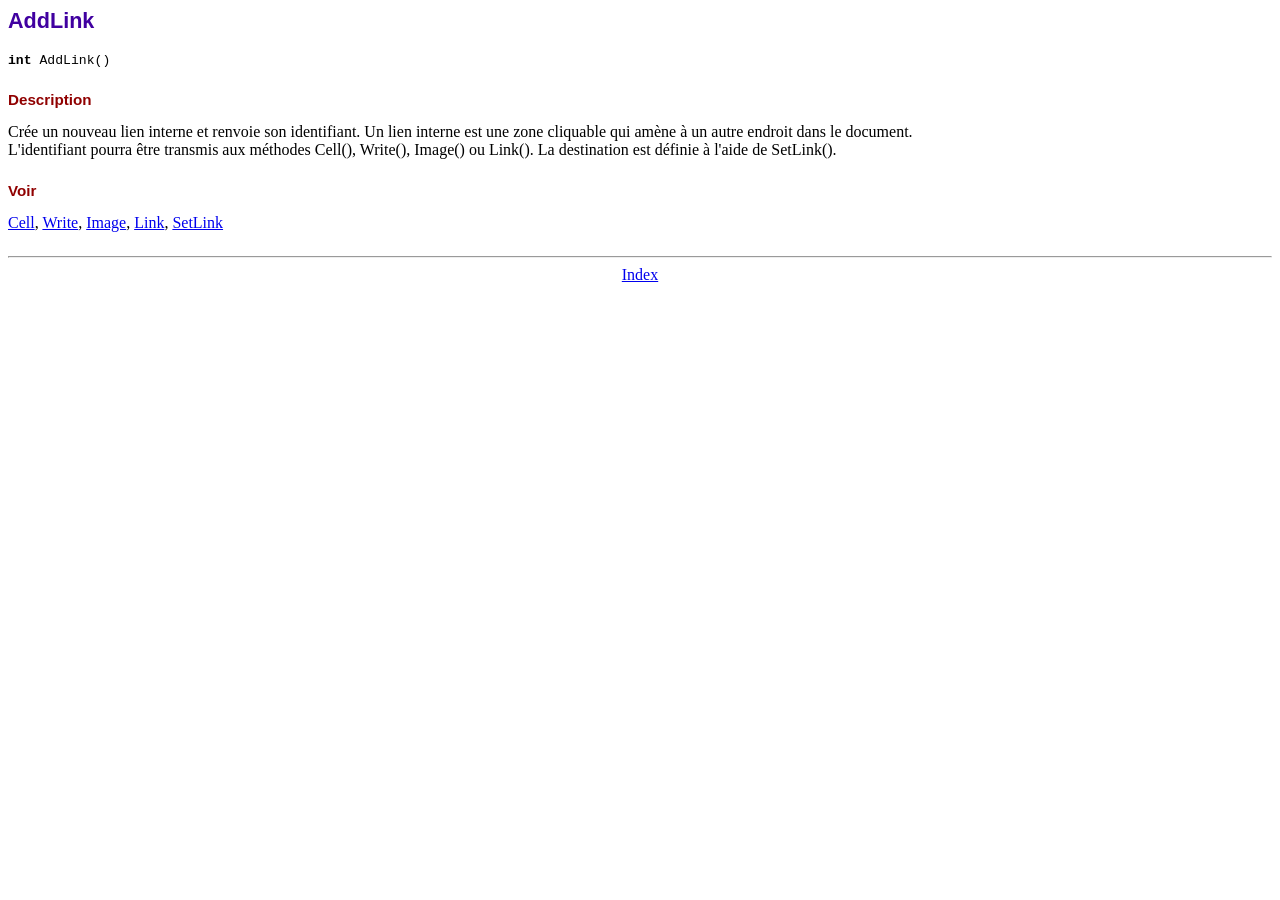
<file: integration/fpdf/doc/addlink.htm>
<!DOCTYPE html PUBLIC "-//W3C//DTD HTML 4.01 Transitional//EN">
<html>
<head>
<meta http-equiv="Content-Type" content="text/html; charset=UTF-8">
<title>AddLink</title>
<link type="text/css" rel="stylesheet" href="../fpdf.css">
</head>
<body>
<h1>AddLink</h1>
<code><b>int</b> AddLink()</code>
<h2>Description</h2>
Crée un nouveau lien interne et renvoie son identifiant. Un lien interne est une zone
cliquable qui amène à un autre endroit dans le document.
<br>
L'identifiant pourra être transmis aux méthodes Cell(), Write(), Image() ou Link(). La
destination est définie à l'aide de SetLink().
<h2>Voir</h2>
<a href="cell.htm">Cell</a>,
<a href="write.htm">Write</a>,
<a href="image.htm">Image</a>,
<a href="link.htm">Link</a>,
<a href="setlink.htm">SetLink</a>
<hr style="margin-top:1.5em">
<div style="text-align:center"><a href="index.htm">Index</a></div>
</body>
</html>
</file>
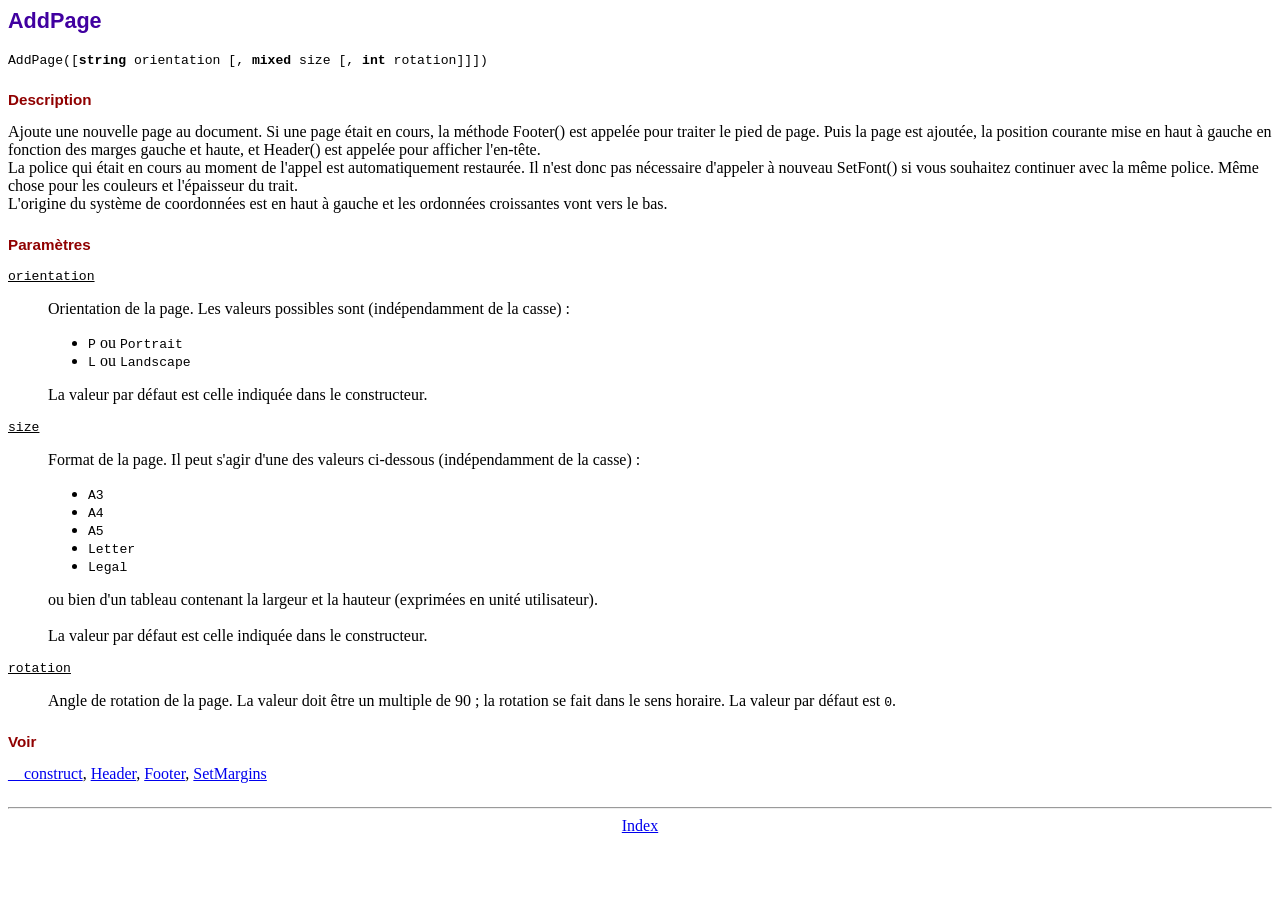
<file: integration/fpdf/doc/addpage.htm>
<!DOCTYPE html PUBLIC "-//W3C//DTD HTML 4.01 Transitional//EN">
<html>
<head>
<meta http-equiv="Content-Type" content="text/html; charset=UTF-8">
<title>AddPage</title>
<link type="text/css" rel="stylesheet" href="../fpdf.css">
</head>
<body>
<h1>AddPage</h1>
<code>AddPage([<b>string</b> orientation [, <b>mixed</b> size [, <b>int</b> rotation]]])</code>
<h2>Description</h2>
Ajoute une nouvelle page au document. Si une page était en cours, la méthode Footer() est
appelée pour traiter le pied de page. Puis la page est ajoutée, la position courante
mise en haut à gauche en fonction des marges gauche et haute, et Header() est appelée
pour afficher l'en-tête.
<br>
La police qui était en cours au moment de l'appel est automatiquement restaurée. Il n'est
donc pas nécessaire d'appeler à nouveau SetFont() si vous souhaitez continuer avec la même
police. Même chose pour les couleurs et l'épaisseur du trait.
<br>
L'origine du système de coordonnées est en haut à gauche et les ordonnées croissantes vont
vers le bas.
<h2>Paramètres</h2>
<dl class="param">
<dt><code>orientation</code></dt>
<dd>
Orientation de la page. Les valeurs possibles sont (indépendamment de la casse) :
<ul>
<li><code>P</code> ou <code>Portrait</code></li>
<li><code>L</code> ou <code>Landscape</code></li>
</ul>
La valeur par défaut est celle indiquée dans le constructeur.
</dd>
<dt><code>size</code></dt>
<dd>
Format de la page. Il peut s'agir d'une des valeurs ci-dessous (indépendamment de la casse) :
<ul>
<li><code>A3</code></li>
<li><code>A4</code></li>
<li><code>A5</code></li>
<li><code>Letter</code></li>
<li><code>Legal</code></li>
</ul>
ou bien d'un tableau contenant la largeur et la hauteur (exprimées en unité utilisateur).<br>
<br>
La valeur par défaut est celle indiquée dans le constructeur.
</dd>
<dt><code>rotation</code></dt>
<dd>
Angle de rotation de la page. La valeur doit être un multiple de 90 ; la rotation se fait
dans le sens horaire. La valeur par défaut est <code>0</code>.
</dd>
</dl>
<h2>Voir</h2>
<a href="__construct.htm">__construct</a>,
<a href="header.htm">Header</a>,
<a href="footer.htm">Footer</a>,
<a href="setmargins.htm">SetMargins</a>
<hr style="margin-top:1.5em">
<div style="text-align:center"><a href="index.htm">Index</a></div>
</body>
</html>
</file>
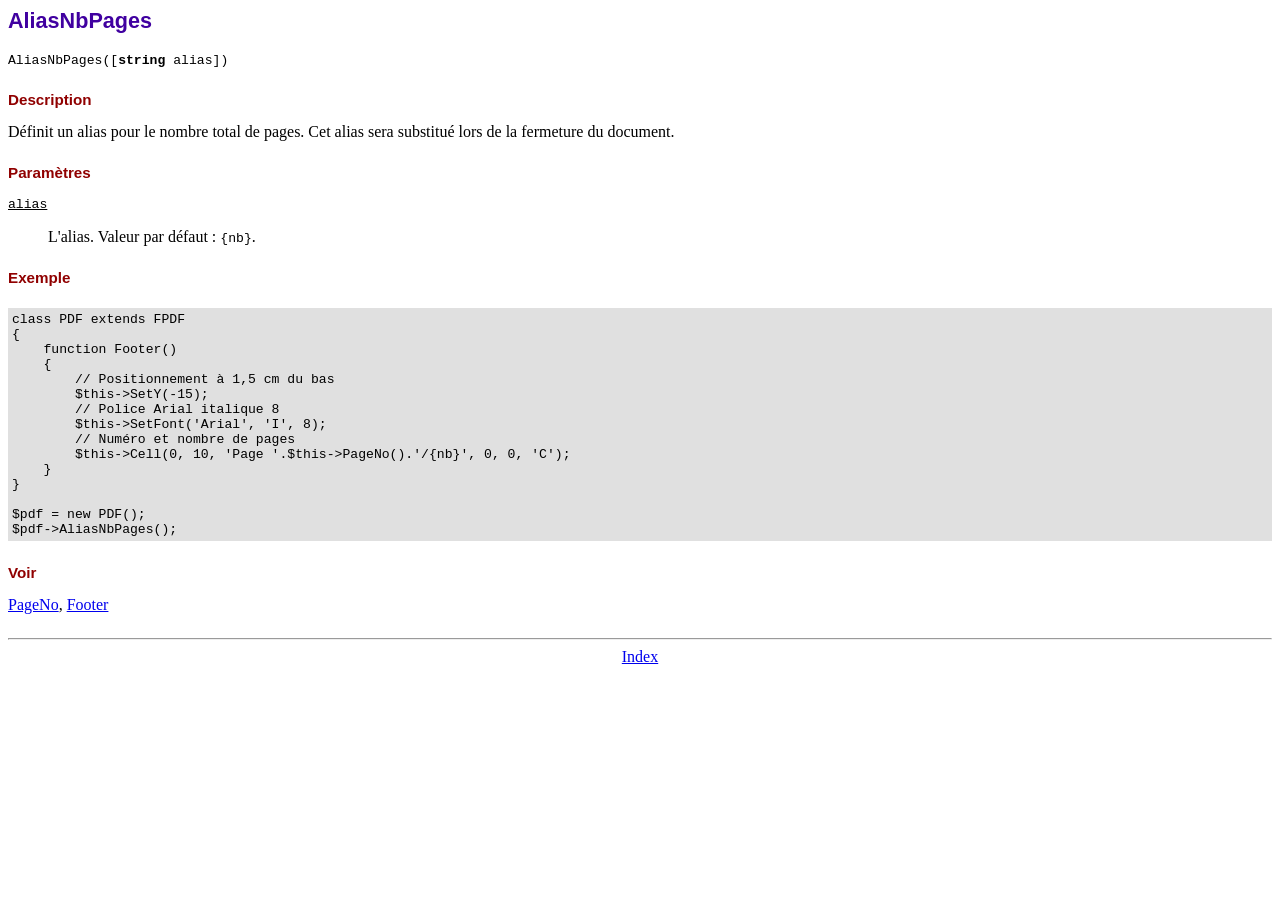
<file: integration/fpdf/doc/aliasnbpages.htm>
<!DOCTYPE html PUBLIC "-//W3C//DTD HTML 4.01 Transitional//EN">
<html>
<head>
<meta http-equiv="Content-Type" content="text/html; charset=UTF-8">
<title>AliasNbPages</title>
<link type="text/css" rel="stylesheet" href="../fpdf.css">
</head>
<body>
<h1>AliasNbPages</h1>
<code>AliasNbPages([<b>string</b> alias])</code>
<h2>Description</h2>
Définit un alias pour le nombre total de pages. Cet alias sera substitué lors de la fermeture
du document.
<h2>Paramètres</h2>
<dl class="param">
<dt><code>alias</code></dt>
<dd>
L'alias. Valeur par défaut : <code>{nb}</code>.
</dd>
</dl>
<h2>Exemple</h2>
<div class="doc-source">
<pre><code>class PDF extends FPDF
{
    function Footer()
    {
        // Positionnement à 1,5 cm du bas
        $this-&gt;SetY(-15);
        // Police Arial italique 8
        $this-&gt;SetFont('Arial', 'I', 8);
        // Numéro et nombre de pages
        $this-&gt;Cell(0, 10, 'Page '.$this-&gt;PageNo().'/{nb}', 0, 0, 'C');
    }
}

$pdf = new PDF();
$pdf-&gt;AliasNbPages();</code></pre>
</div>
<h2>Voir</h2>
<a href="pageno.htm">PageNo</a>,
<a href="footer.htm">Footer</a>
<hr style="margin-top:1.5em">
<div style="text-align:center"><a href="index.htm">Index</a></div>
</body>
</html>
</file>
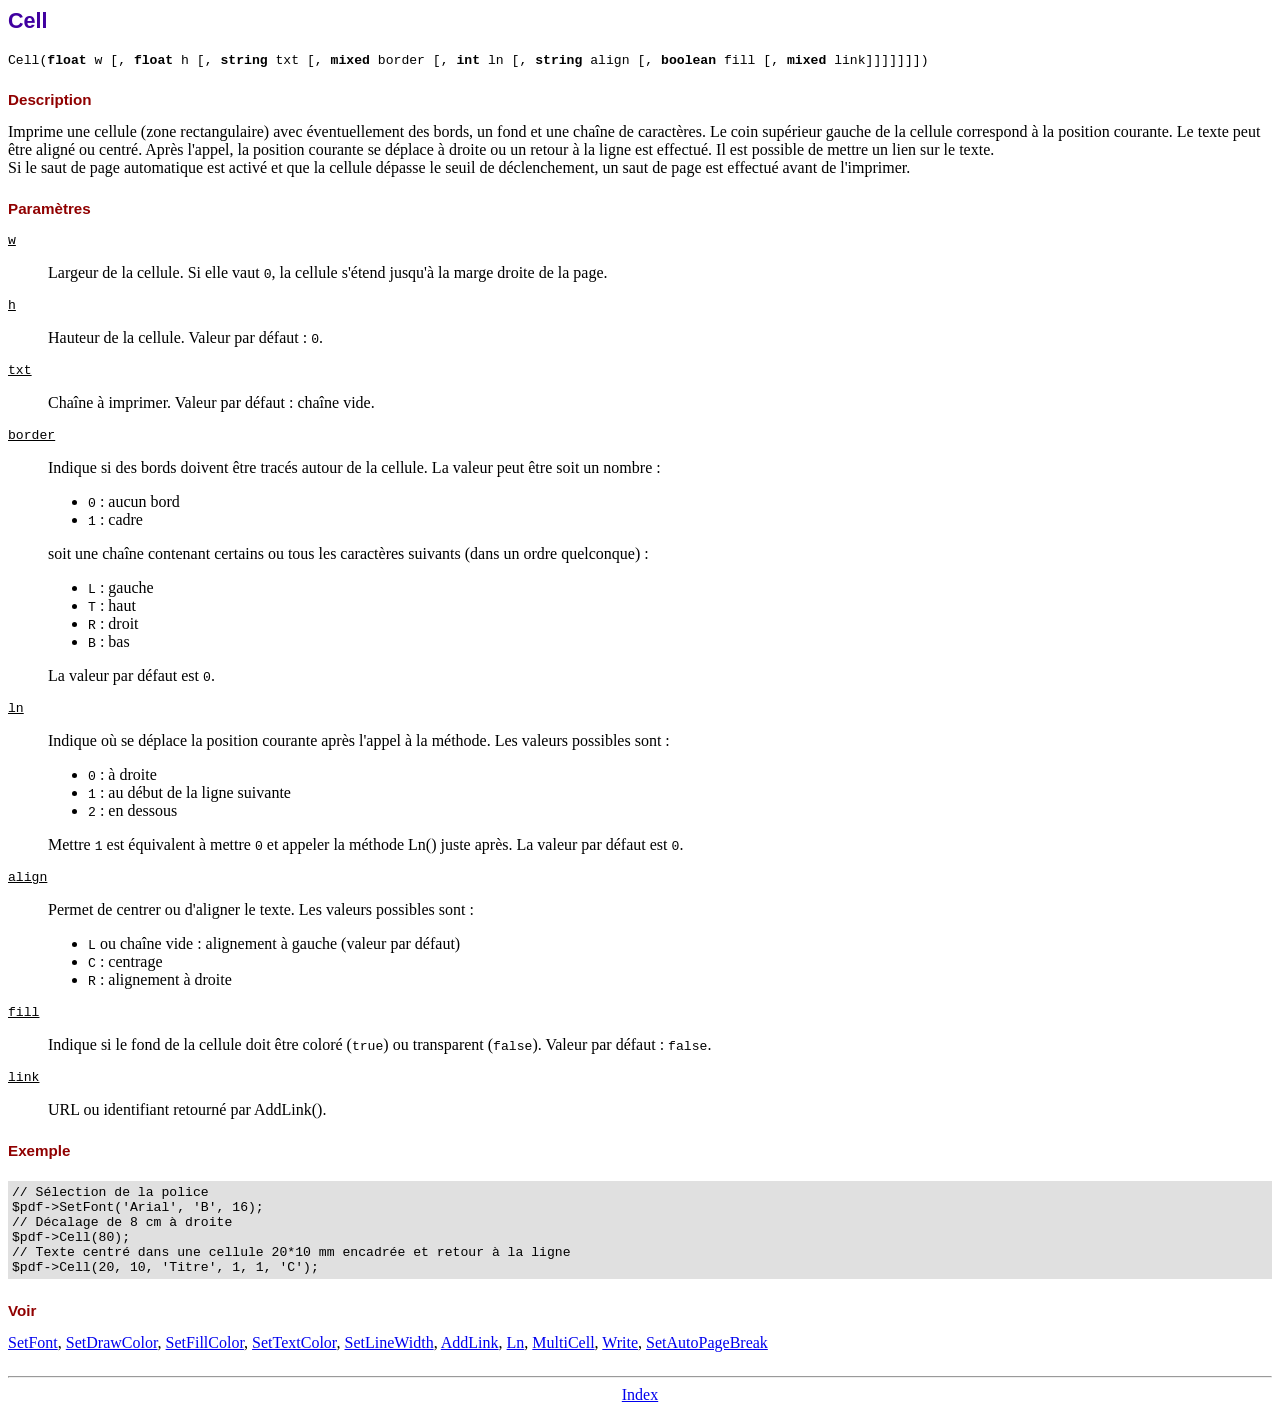
<file: integration/fpdf/doc/cell.htm>
<!DOCTYPE html PUBLIC "-//W3C//DTD HTML 4.01 Transitional//EN">
<html>
<head>
<meta http-equiv="Content-Type" content="text/html; charset=UTF-8">
<title>Cell</title>
<link type="text/css" rel="stylesheet" href="../fpdf.css">
</head>
<body>
<h1>Cell</h1>
<code>Cell(<b>float</b> w [, <b>float</b> h [, <b>string</b> txt [, <b>mixed</b> border [, <b>int</b> ln [, <b>string</b> align [, <b>boolean</b> fill [, <b>mixed</b> link]]]]]]])</code>
<h2>Description</h2>
Imprime une cellule (zone rectangulaire) avec éventuellement des bords, un fond et une chaîne
de caractères. Le coin supérieur gauche de la cellule correspond à la position courante. Le
texte peut être aligné ou centré. Après l'appel, la position courante se déplace à droite
ou un retour à la ligne est effectué. Il est possible de mettre un lien sur le texte.
<br>
Si le saut de page automatique est activé et que la cellule dépasse le seuil de déclenchement,
un saut de page est effectué avant de l'imprimer.
<h2>Paramètres</h2>
<dl class="param">
<dt><code>w</code></dt>
<dd>
Largeur de la cellule. Si elle vaut <code>0</code>, la cellule s'étend jusqu'à la marge droite de
la page.
</dd>
<dt><code>h</code></dt>
<dd>
Hauteur de la cellule.
Valeur par défaut : <code>0</code>.
</dd>
<dt><code>txt</code></dt>
<dd>
Chaîne à imprimer.
Valeur par défaut : chaîne vide.
</dd>
<dt><code>border</code></dt>
<dd>
Indique si des bords doivent être tracés autour de la cellule. La valeur peut être soit un
nombre :
<ul>
<li><code>0</code> : aucun bord</li>
<li><code>1</code> : cadre</li>
</ul>
soit une chaîne contenant certains ou tous les caractères suivants (dans un ordre quelconque) :
<ul>
<li><code>L</code> : gauche</li>
<li><code>T</code> : haut</li>
<li><code>R</code> : droit</li>
<li><code>B</code> : bas</li>
</ul>
La valeur par défaut est <code>0</code>.
</dd>
<dt><code>ln</code></dt>
<dd>
Indique où se déplace la position courante après l'appel à la méthode. Les valeurs possibles
sont :
<ul>
<li><code>0</code> : à droite</li>
<li><code>1</code> : au début de la ligne suivante</li>
<li><code>2</code> : en dessous</li>
</ul>
Mettre <code>1</code> est équivalent à mettre <code>0</code> et appeler la méthode Ln() juste après.
La valeur par défaut est <code>0</code>.
</dd>
<dt><code>align</code></dt>
<dd>
Permet de centrer ou d'aligner le texte. Les valeurs possibles sont :
<ul>
<li><code>L</code> ou chaîne vide : alignement à gauche (valeur par défaut)</li>
<li><code>C</code> : centrage</li>
<li><code>R</code> : alignement à droite</li>
</ul>
</dd>
<dt><code>fill</code></dt>
<dd>
Indique si le fond de la cellule doit être coloré (<code>true</code>) ou transparent (<code>false</code>).
Valeur par défaut : <code>false</code>.
</dd>
<dt><code>link</code></dt>
<dd>
URL ou identifiant retourné par AddLink().
</dd>
</dl>
<h2>Exemple</h2>
<div class="doc-source">
<pre><code>// Sélection de la police
$pdf-&gt;SetFont('Arial', 'B', 16);
// Décalage de 8 cm à droite
$pdf-&gt;Cell(80);
// Texte centré dans une cellule 20*10 mm encadrée et retour à la ligne
$pdf-&gt;Cell(20, 10, 'Titre', 1, 1, 'C');</code></pre>
</div>
<h2>Voir</h2>
<a href="setfont.htm">SetFont</a>,
<a href="setdrawcolor.htm">SetDrawColor</a>,
<a href="setfillcolor.htm">SetFillColor</a>,
<a href="settextcolor.htm">SetTextColor</a>,
<a href="setlinewidth.htm">SetLineWidth</a>,
<a href="addlink.htm">AddLink</a>,
<a href="ln.htm">Ln</a>,
<a href="multicell.htm">MultiCell</a>,
<a href="write.htm">Write</a>,
<a href="setautopagebreak.htm">SetAutoPageBreak</a>
<hr style="margin-top:1.5em">
<div style="text-align:center"><a href="index.htm">Index</a></div>
</body>
</html>
</file>
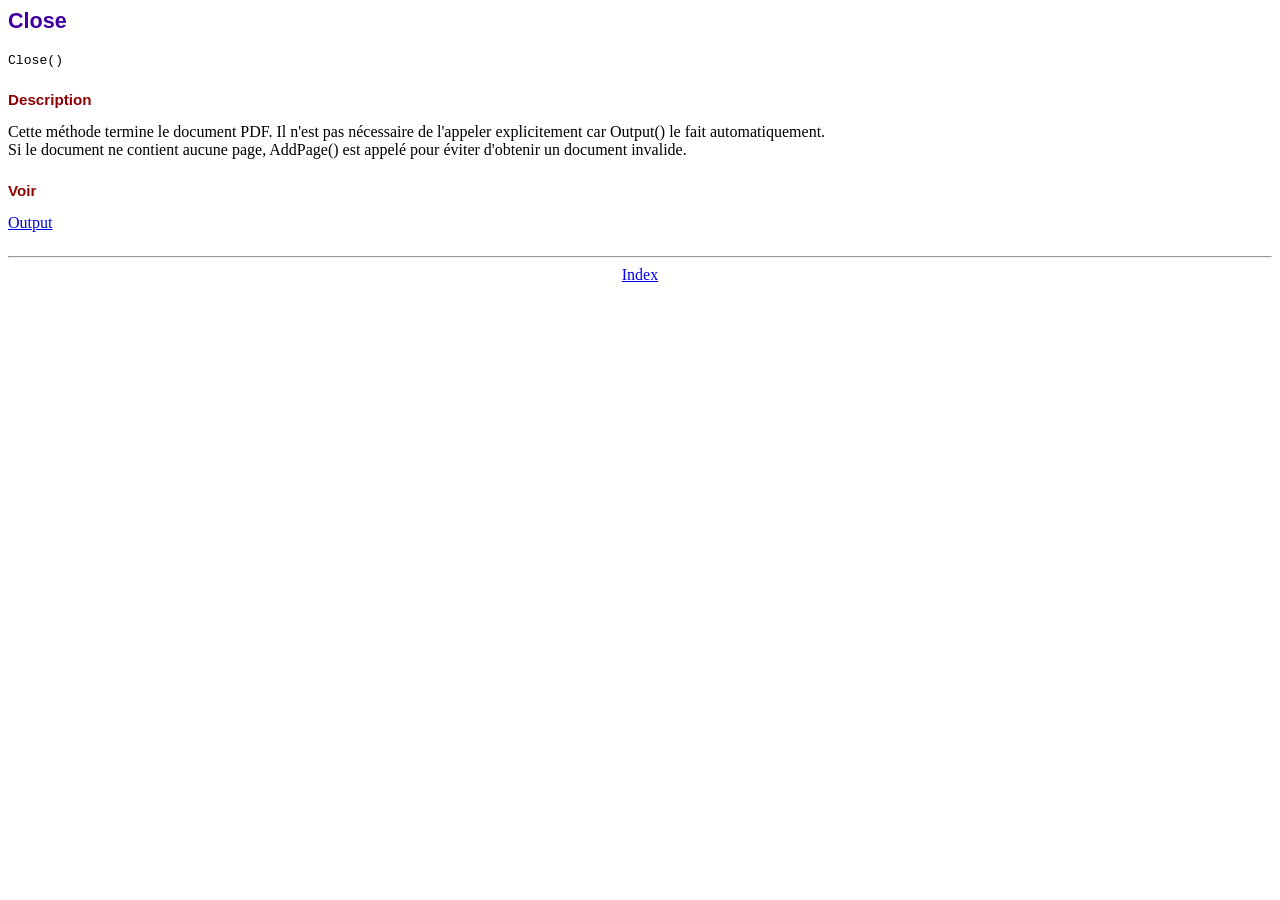
<file: integration/fpdf/doc/close.htm>
<!DOCTYPE html PUBLIC "-//W3C//DTD HTML 4.01 Transitional//EN">
<html>
<head>
<meta http-equiv="Content-Type" content="text/html; charset=UTF-8">
<title>Close</title>
<link type="text/css" rel="stylesheet" href="../fpdf.css">
</head>
<body>
<h1>Close</h1>
<code>Close()</code>
<h2>Description</h2>
Cette méthode termine le document PDF. Il n'est pas nécessaire de l'appeler explicitement
car Output() le fait automatiquement.
<br>
Si le document ne contient aucune page, AddPage() est appelé pour éviter d'obtenir un document
invalide.
<h2>Voir</h2>
<a href="output.htm">Output</a>
<hr style="margin-top:1.5em">
<div style="text-align:center"><a href="index.htm">Index</a></div>
</body>
</html>
</file>
<file: integration/fpdf/fpdf.css>
body {font-family:"Times New Roman",serif}
h1 {font:bold 135% Arial,sans-serif; color:#4000A0; margin-bottom:0.9em}
h2 {font:bold 95% Arial,sans-serif; color:#900000; margin-top:1.5em; margin-bottom:1em}
dl.param dt {text-decoration:underline}
dl.param dd {margin-top:1em; margin-bottom:1em}
dl.param ul {margin-top:1em; margin-bottom:1em}
tt, code, kbd {font-family:"Courier New",Courier,monospace; font-size:82%}
div.source {margin-top:1.4em; margin-bottom:1.3em}
div.source pre {display:table; border:1px solid #24246A; width:100%; margin:0em; font-family:inherit; font-size:100%}
div.source code {display:block; border:1px solid #C5C5EC; background-color:#F0F5FF; padding:6px; color:#000000}
div.doc-source {margin-top:1.4em; margin-bottom:1.3em}
div.doc-source pre {display:table; width:100%; margin:0em; font-family:inherit; font-size:100%}
div.doc-source code {display:block; background-color:#E0E0E0; padding:4px}
.kw {color:#000080; font-weight:bold}
.str {color:#CC0000}
.cmt {color:#008000}
p.demo {text-align:center; margin-top:-0.9em}
a.demo {text-decoration:none; font-weight:bold; color:#0000CC}
a.demo:link {text-decoration:none; font-weight:bold; color:#0000CC}
a.demo:hover {text-decoration:none; font-weight:bold; color:#0000FF}
a.demo:active {text-decoration:none; font-weight:bold; color:#0000FF}
</file>
<file: integration/view/back/frontt/css/style.css>
body {
  font-family: "Poppins", sans-serif;
  color: #040000;
  background-color: #ffffff;
}

.layout_padding {
  padding: 90px 0;
}

.layout_padding2 {
  padding: 45px 0;
}

.layout_padding2-top {
  padding-top: 45px;
}

.layout_padding2-bottom {
  padding-bottom: 45px;
}

.layout_padding-top {
  padding-top: 90px;
}

.layout_padding-bottom {
  padding-bottom: 90px;
}

.heading_container {
  display: -webkit-box;
  display: -ms-flexbox;
  display: flex;
  -webkit-box-orient: vertical;
  -webkit-box-direction: normal;
      -ms-flex-direction: column;
          flex-direction: column;
}

.heading_container h2 {
  position: relative;
  font-weight: bold;
}

.heading_container.heading_center {
  -webkit-box-align: center;
      -ms-flex-align: center;
          align-items: center;
  text-align: center;
}

/*header section*/
.hero_area {
  min-height: 100vh;
  display: -webkit-box;
  display: -ms-flexbox;
  display: flex;
  -webkit-box-orient: vertical;
  -webkit-box-direction: normal;
      -ms-flex-direction: column;
          flex-direction: column;
  background-color: #1b1f71;
}

.sub_page .hero_area {
  min-height: auto;
}

.header_section {
  padding: 15px 0;
}

.navbar-nav {
  margin-left: auto;
}

.navbar-nav .nav-item .nav-link {
  padding: 10px 20px;
  text-align: center;
  color: #ffffff;
  position: relative;
  text-transform: uppercase;
}

a,
a:hover,
a:focus {
  text-decoration: none;
}

a:hover,
a:focus {
  color: initial;
}

.btn,
.btn:focus {
  outline: none !important;
  -webkit-box-shadow: none;
          box-shadow: none;
}

.custom_nav-container {
  z-index: 99999;
  padding: 0;
}

.custom_nav-container .navbar-toggler {
  outline: none;
}

.custom_nav-container .navbar-toggler {
  padding: 0;
  width: 37px;
  height: 42px;
  -webkit-transition: all 0.3s;
  transition: all 0.3s;
}

.custom_nav-container .navbar-toggler span {
  display: block;
  width: 35px;
  height: 4px;
  background-color: #ffffff;
  margin: 7px 0;
  -webkit-transition: all 0.3s;
  transition: all 0.3s;
  position: relative;
  border-radius: 5px;
  transition: all 0.3s;
}

.custom_nav-container .navbar-toggler span::before, .custom_nav-container .navbar-toggler span::after {
  content: "";
  position: absolute;
  left: 0;
  height: 100%;
  width: 100%;
  background-color: #ffffff;
  top: -10px;
  border-radius: 5px;
  -webkit-transition: all 0.3s;
  transition: all 0.3s;
}

.custom_nav-container .navbar-toggler span::after {
  top: 10px;
}

.custom_nav-container .navbar-toggler[aria-expanded="true"] {
  -webkit-transform: rotate(360deg);
          transform: rotate(360deg);
}

.custom_nav-container .navbar-toggler[aria-expanded="true"] span {
  -webkit-transform: rotate(45deg);
          transform: rotate(45deg);
}

.custom_nav-container .navbar-toggler[aria-expanded="true"] span::before, .custom_nav-container .navbar-toggler[aria-expanded="true"] span::after {
  -webkit-transform: rotate(90deg);
          transform: rotate(90deg);
  top: 0;
}

.navbar-brand span {
  color: #ffffff;
  text-transform: uppercase;
  font-size: 24px;
  margin: 0;
  font-weight: bold;
  text-align: right;
}

.user_option {
  display: -webkit-box;
  display: -ms-flexbox;
  display: flex;
  -webkit-box-align: center;
      -ms-flex-align: center;
          align-items: center;
  text-transform: uppercase;
}

.user_option a {
  background-color: #ff7070;
  padding: 7px 30px;
  border-radius: 5px;
  color: #ffffff;
}

/*end header section*/
/* slider section */
.slider_section {
  -webkit-box-flex: 1;
      -ms-flex: 1;
          flex: 1;
  display: -webkit-box;
  display: -ms-flexbox;
  display: flex;
  -webkit-box-align: center;
      -ms-flex-align: center;
          align-items: center;
  padding: 40px 0 180px 0;
  color: #ffffff;
}

.slider_section .box {
  -webkit-box-flex: 1;
      -ms-flex: 1;
          flex: 1;
}

.slider_section .row {
  -webkit-box-align: center;
      -ms-flex-align: center;
          align-items: center;
}

.slider_section div#carouselExampleControls {
  overflow: hidden;
}

.slider_section .detail-box h1 {
  text-transform: uppercase;
  font-weight: bold;
}

.slider_section .detail-box p {
  font-family: "Poppins", sans-serif;
  font-size: 15px;
}

.slider_section .detail-box a {
  display: inline-block;
  padding: 8px 35px;
  background-color: #ff7070;
  border: 1px solid #ff7070;
  color: #ffffff;
  border-radius: 5px;
  text-transform: uppercase;
  font-size: 15px;
}

.slider_section .detail-box a:hover {
  background-color: transparent;
  color: #ff7070;
}

.slider_section .img-box img {
  width: 100%;
}

.slider_section .carousel-control-prev,
.slider_section .carousel-control-next {
  width: 50px;
  height: 50px;
  background-color: #ffffff;
  opacity: 1;
  top: 50%;
  border-radius: 5px;
  font-size: 28px;
  color: #1b1f71;
}

.slider_section .carousel-control-prev:hover,
.slider_section .carousel-control-next:hover {
  opacity: 0.9;
}

.slider_section .carousel-control-prev {
  left: 20px;
}

.slider_section .carousel-control-next {
  right: 20px;
}

/* end slider section */
.book_section .book_form {
  background-color: #ffffff;
  padding: 45px 25px 40px 25px;
  margin: -90px auto 0 auto;
  border-radius: 5px;
  -webkit-box-shadow: 0 0 5px 0 rgba(0, 0, 0, 0.1);
          box-shadow: 0 0 5px 0 rgba(0, 0, 0, 0.1);
}

.book_section .book_form .form-group {
  margin-bottom: 20px;
  position: relative;
}

.book_section .book_form .form-group .select_arrow {
  position: absolute;
  top: 50%;
  right: 15px;
  width: 0;
  height: 0;
  border-left: 7px solid transparent;
  border-right: 7px solid transparent;
  border-top: 7px solid #585858;
  -webkit-transform: translateY(-50%);
          transform: translateY(-50%);
  z-index: 9;
}

.book_section .book_form .input-group-text {
  background-color: #1b1f71;
  width: 50px;
  display: -webkit-box;
  display: -ms-flexbox;
  display: flex;
  color: #ffffff;
  -webkit-box-pack: center;
      -ms-flex-pack: center;
          justify-content: center;
  -webkit-box-align: center;
      -ms-flex-align: center;
          align-items: center;
}

.book_section .book_form .form-control {
  height: 50px;
  outline: none;
  -webkit-box-shadow: none;
          box-shadow: none;
  border: none;
  position: relative;
  background-color: #f2f2f2;
}

.book_section .book_form select.form-control {
  -webkit-appearance: none;
     -moz-appearance: none;
          appearance: none;
}

.book_section .book_form .btn-box {
  display: -webkit-box;
  display: -ms-flexbox;
  display: flex;
  -webkit-box-pack: center;
      -ms-flex-pack: center;
          justify-content: center;
}

.book_section .book_form .btn-box button {
  display: inline-block;
  padding: 8px 65px;
  background-color: #ff7070;
  border: 1px solid #ff7070;
  color: #ffffff;
  border-radius: 0;
  margin-top: 15px;
}

.book_section .book_form .btn-box button:hover {
  background-color: transparent;
  color: #ff7070;
}

.about_section .row {
  -webkit-box-align: center;
      -ms-flex-align: center;
          align-items: center;
}

.about_section .detail-box a {
  display: inline-block;
  padding: 8px 30px;
  background-color: #1b1f71;
  border: 1px solid #1b1f71;
  color: #ffffff;
  border-radius: 5px;
}

.about_section .detail-box a:hover {
  background-color: transparent;
  color: #1b1f71;
}

.about_section .img-box img {
  width: 100%;
}

.why_section .box {
  display: -webkit-box;
  display: -ms-flexbox;
  display: flex;
  -webkit-box-orient: vertical;
  -webkit-box-direction: normal;
      -ms-flex-direction: column;
          flex-direction: column;
  -webkit-box-align: center;
      -ms-flex-align: center;
          align-items: center;
  text-align: center;
  margin: 0 auto;
  margin-top: 90px;
  padding: 25px 25px 45px 25px;
  background: #1b1f71;
  color: #ffffff;
}

.why_section .box.b2 {
  margin-top: 45px;
}

.why_section .box .img-box {
  min-width: 90px;
  min-height: 90px;
  max-width: 90px;
  margin-bottom: 20px;
  display: -webkit-box;
  display: -ms-flexbox;
  display: flex;
  -webkit-box-pack: center;
      -ms-flex-pack: center;
          justify-content: center;
  -webkit-box-align: center;
      -ms-flex-align: center;
          align-items: center;
  border-radius: 100%;
  background-color: #ffffff;
}

.why_section .box .img-box img {
  width: 45px;
  -webkit-transition: all 1s;
  transition: all 1s;
}

.why_section .box .detail-box h5 {
  font-weight: 600;
}

.why_section .box .detail-box p {
  margin: 0;
}

.app_section {
  background-color: #1b1f71;
}

.app_section .row {
  -webkit-box-align: center;
      -ms-flex-align: center;
          align-items: center;
}

.app_section .detail-box {
  color: #ffffff;
}

.app_section .detail-box .heading_container h2 {
  color: #ffffff;
}

.app_section .detail-box .btn-box {
  display: -webkit-box;
  display: -ms-flexbox;
  display: flex;
  -ms-flex-wrap: wrap;
      flex-wrap: wrap;
  margin: 0 -5px;
}

.app_section .detail-box a {
  width: 175px;
  margin: 5px;
}

.app_section .detail-box a img {
  width: 100%;
  border-radius: 5px;
}

.app_section .img-box img {
  width: 100%;
}

.client_section .heading_container {
  margin-bottom: 35px;
}

.client_section .carousel-indicators {
  position: unset;
  -webkit-box-align: center;
      -ms-flex-align: center;
          align-items: center;
  height: 100px;
}

.client_section .carousel-indicators li {
  text-indent: unset;
  width: 60px;
  height: 60px;
  -webkit-transition: all 0.3s;
  transition: all 0.3s;
  margin: 0 5px;
}

.client_section .carousel-indicators li img {
  width: 100%;
  border-radius: 100%;
}

.client_section .carousel-indicators li.active {
  width: 90px;
  height: 90px;
}

.client_section .detail-box {
  text-align: center;
}

.client_section .detail-box h5 {
  font-weight: 600;
}

.client_section .detail-box p {
  position: relative;
}

.client_section .detail-box p i {
  position: absolute;
  font-size: 48px;
  z-index: -1;
  color: #eef1f5;
}

.client_section .detail-box p i.fa-quote-left {
  top: -10px;
  left: 0;
}

.client_section .detail-box p i.fa-quote-right {
  bottom: 0;
  right: 0;
}

.blog_section .heading_container {
  -webkit-box-align: center;
      -ms-flex-align: center;
          align-items: center;
}

.blog_section .heading_container h2::before {
  left: 50%;
  -webkit-transform: translateX(-50%);
          transform: translateX(-50%);
}

.blog_section .box {
  margin-top: 45px;
  -webkit-box-shadow: 0 0 2px 0 rgba(0, 0, 0, 0.4);
          box-shadow: 0 0 2px 0 rgba(0, 0, 0, 0.4);
  padding: 25px;
}

.blog_section .box .img-box {
  position: relative;
}

.blog_section .box .img-box img {
  width: 100%;
}

.blog_section .box .detail-box {
  margin-top: 15px;
}

.blog_section .box .detail-box .blog_date {
  color: #1b1f71;
  font-weight: 600;
}

.blog_section .box .detail-box h5 {
  font-weight: bold;
}

.blog_section .box .detail-box p {
  font-size: 15px;
}

.blog_section .box .detail-box a {
  display: inline-block;
  padding: 7px 30px;
  background-color: #ff7070;
  border: 1px solid #ff7070;
  color: #ffffff;
  border-radius: 0;
}

.blog_section .box .detail-box a:hover {
  background-color: transparent;
  color: #ff7070;
}

.info_section {
  background-color: #1b1f71;
  color: #ffffff;
  padding-top: 45px;
  padding-bottom: 10px;
}

.info_section .row > div {
  margin-bottom: 35px;
}

.info_section .contact_nav {
  display: -webkit-box;
  display: -ms-flexbox;
  display: flex;
  -webkit-box-orient: vertical;
  -webkit-box-direction: normal;
      -ms-flex-direction: column;
          flex-direction: column;
  -webkit-box-align: start;
      -ms-flex-align: start;
          align-items: flex-start;
}

.info_section .contact_nav a {
  -webkit-box-flex: 1;
      -ms-flex: 1;
          flex: 1;
  margin: 0;
  display: -webkit-box;
  display: -ms-flexbox;
  display: flex;
  -webkit-box-align: center;
      -ms-flex-align: center;
          align-items: center;
  color: #ffffff;
  margin-bottom: 10px;
}

.info_section .contact_nav a i {
  font-size: 22px;
  margin-right: 10px;
}

.info_section .contact_nav a:hover {
  color: #ff7070;
}

.info_section h4 {
  text-transform: uppercase;
  position: relative;
  margin-bottom: 20px;
  color: #ffffff;
  font-weight: 600;
}

.info_section .social_box {
  width: 100%;
  display: -webkit-box;
  display: -ms-flexbox;
  display: flex;
  margin-top: 25px;
}

.info_section .social_box a {
  display: -webkit-box;
  display: -ms-flexbox;
  display: flex;
  -webkit-box-pack: center;
      -ms-flex-pack: center;
          justify-content: center;
  -webkit-box-align: center;
      -ms-flex-align: center;
          align-items: center;
  border-radius: 100%;
  width: 40px;
  height: 40px;
  border: 1px solid #ffffff;
  color: #ffffff;
  font-size: 18px;
  margin-right: 10px;
}

.info_section .social_box a:hover {
  color: #ff7070;
  border-color: #ff7070;
}

.info_section .info_form input {
  width: 100%;
  border: none;
  height: 45px;
  margin-bottom: 15px;
  padding-left: 25px;
  background-color: #eaeaea;
  outline: none;
  color: #101010;
}

.info_section .info_form button {
  display: inline-block;
  padding: 10px 45px;
  background-color: #ff7070;
  border: 1px solid #ff7070;
  color: #ffffff;
  border-radius: 0px;
}

.info_section .info_form button:hover {
  background-color: transparent;
  color: #ff7070;
}

/* footer section*/
.footer_section {
  position: relative;
  text-align: center;
  background-color: #1b1f71;
}

.footer_section p {
  color: #fefefe;
  padding: 25px 0;
  margin: 0;
  border-top: 1px solid rgba(255, 255, 255, 0.7);
}

.footer_section p a {
  color: inherit;
}
/*# sourceMappingURL=style.css.map */
</file>
<file: integration/view/back/frontt/css/responsive.css>
@media (max-width: 1400px) {}

@media (max-width: 1120px) {

    .slider_section .carousel-control-prev,
    .slider_section .carousel-control-next {
        position: unset;
        margin-right: 10px;
    }

    .slider_section .carousel-btn-box {
        display: flex;
        margin-top: 45px
    }
}

@media (max-width: 991px) {
    .hero_area {
        min-height: auto;
    }

    .user_option {
        justify-content: center;
    }
}

@media (max-width: 768px) {
    .slider_section {
        padding: 40px 0 145px 0;
    }

    .slider_section .img-box {
        margin-top: 30px;
    }


    .about_section .detail-box,
    .why_section .box,
    .app_section .img-box {
        margin-top: 45px;
    }
}

@media (max-width: 576px) {}


@media (max-width: 480px) {}

@media (max-width: 400px) {}

@media (max-width: 360px) {}

@media (min-width: 1200px) {
    .container {
        max-width: 1170px;
    }

}
</file>
<file: users/view/Back/dist/css/AdminLTE.min.css>
@import url(//fonts.googleapis.com/css?family=Source+Sans+Pro:300,400,600,700,300italic,400italic,600italic);/*!
 *   AdminLTE v2.0.1
 *   Author: Almsaeed Studio
 *	 Website: Almsaeed Studio <http://almsaeedstudio.com>
 *   License: Open source - MIT
 *           Please visit http://opensource.org/licenses/MIT for more information
!*/html,body{min-height:100%}.layout-boxed html,.layout-boxed body{height:100%}body{-webkit-font-smoothing:antialiased;-moz-osx-font-smoothing:grayscale;font-family:'Source Sans Pro','Helvetica Neue',Helvetica,Arial,sans-serif;font-weight:400;overflow-x:hidden;overflow-y:auto}.wrapper{min-height:100%;position:static;overflow:hidden}.wrapper:before,.wrapper:after{content:" ";display:table}.wrapper:after{clear:both}.layout-boxed .wrapper{max-width:1250px;margin:0 auto;min-height:100%;box-shadow:0 0 8px rgba(0,0,0,0.5);position:relative}.layout-boxed{background:url('../img/boxed-bg.jpg') repeat fixed}.content-wrapper,.right-side,.main-footer{-webkit-transition:-webkit-transform .3s cubic-bezier(.32, 1.25, .375, 1.15);-moz-transition:-moz-transform .3s cubic-bezier(.32, 1.25, .375, 1.15);-o-transition:-o-transform .3s cubic-bezier(.32, 1.25, .375, 1.15);transition:transform .3s cubic-bezier(.32, 1.25, .375, 1.15);-webkit-transition:margin-left .3s cubic-bezier(.32, 1.25, .375, 1.15);-o-transition:margin-left .3s cubic-bezier(.32, 1.25, .375, 1.15);transition:margin-left .3s cubic-bezier(.32, 1.25, .375, 1.15);margin-left:230px;z-index:820}.layout-top-nav .content-wrapper,.layout-top-nav .right-side,.layout-top-nav .main-footer{margin-left:0}@media (max-width:767px){.content-wrapper,.right-side,.main-footer{margin-left:0}}@media (min-width:768px){.sidebar-collapse .content-wrapper,.sidebar-collapse .right-side,.sidebar-collapse .main-footer{margin-left:0}}@media (max-width:767px){.sidebar-open .content-wrapper,.sidebar-open .right-side,.sidebar-open .main-footer{-webkit-transform:translate(230px, 0);-ms-transform:translate(230px, 0);-o-transform:translate(230px, 0);transform:translate(230px, 0)}}.content-wrapper,.right-side{min-height:100%;background-color:#ecf0f5;z-index:800}.main-footer{background:#fff;padding:15px;color:#444;border-top:1px solid #eee}.fixed .main-header,.fixed .main-sidebar,.fixed .left-side{position:fixed}.fixed .main-header{top:0;right:0;left:0}.fixed .content-wrapper,.fixed .right-side{padding-top:50px}@media (max-width:767px){.fixed .content-wrapper,.fixed .right-side{padding-top:100px}}.fixed.layout-boxed .wrapper{max-width:100%}.content{min-height:250px;padding:15px;margin-right:auto;margin-left:auto;padding-left:15px;padding-right:15px}h1,h2,h3,h4,h5,h6,.h1,.h2,.h3,.h4,.h5,.h6{font-family:'Source Sans Pro',sans-serif}a{color:#3c8dbc}a:hover,a:active,a:focus{outline:none;text-decoration:none;color:#72afd2}.page-header{margin:10px 0 20px 0;font-size:22px}.page-header>small{color:#666;display:block;margin-top:5px}@media print{.no-print{display:none}.main-sidebar,.left-side,.main-header,.content-header{display:none}.content-wrapper,.right-side{margin:0!important}}.main-header{position:relative;max-height:100px;z-index:1030}.main-header>.navbar{margin-bottom:0;margin-left:230px;border:none;min-height:50px;border-radius:0}.layout-top-nav .main-header>.navbar{margin-left:0!important}.main-header #navbar-search-input{background:rgba(255,255,255,0.2);border-color:transparent}.main-header #navbar-search-input:focus,.main-header #navbar-search-input:active{border-color:rgba(0,0,0,0.1) !important;background:rgba(255,255,255,0.9)}.main-header #navbar-search-input::-moz-placeholder{color:#ccc;opacity:1}.main-header #navbar-search-input:-ms-input-placeholder{color:#ccc}.main-header #navbar-search-input::-webkit-input-placeholder{color:#ccc}.main-header .navbar-custom-menu,.main-header .navbar-right{margin-right:5px;float:right}@media (max-width:991px){.main-header .navbar-custom-menu a,.main-header .navbar-right a{color:inherit;background:transparent}}@media (max-width:767px){.main-header .navbar-right{float:none}.navbar-collapse .main-header .navbar-right{margin:7.5px -15px}.main-header .navbar-right>li{color:inherit;border:0}}.main-header .sidebar-toggle{float:left;background-color:transparent;background-image:none;padding:15px 15px;font-family:fontAwesome}.main-header .sidebar-toggle:before{content:"\f0c9"}.main-header .sidebar-toggle:hover{color:#fff}.main-header .sidebar-toggle .icon-bar{display:none}.main-header .navbar .nav>li.user>a>.fa,.main-header .navbar .nav>li.user>a>.glyphicon,.main-header .navbar .nav>li.user>a>.ion{margin-right:5px}.main-header .navbar .nav>li>a>.label{position:absolute;top:9px;right:7px;text-align:center;font-size:9px;padding:2px 3px;line-height:.9}.main-header .logo{display:block;float:left;height:50px;font-size:20px;line-height:50px;text-align:center;width:230px;font-family:"Helvetica Neue",Helvetica,Arial,sans-serif;padding:0 15px;font-weight:300}.main-header .navbar-brand{color:#fff}.content-header{position:relative;padding:15px 15px 0 15px}.content-header>h1{margin:0;font-size:24px}.content-header>h1>small{font-size:15px;display:inline-block;padding-left:4px;font-weight:300}.content-header>.breadcrumb{float:right;background:transparent;margin-top:0px;margin-bottom:0;font-size:12px;padding:7px 5px;position:absolute;top:15px;right:10px;border-radius:2px}.content-header>.breadcrumb>li>a{color:#444;text-decoration:none}.content-header>.breadcrumb>li>a>.fa,.content-header>.breadcrumb>li>a>.glyphicon,.content-header>.breadcrumb>li>a>.ion{margin-right:5px}.content-header>.breadcrumb>li+li:before{content:'>\00a0'}@media (max-width:991px){.content-header>.breadcrumb{position:relative;margin-top:5px;top:0;right:0;float:none;background:#d2d6de;padding-left:10px}.content-header>.breadcrumb li:before{color:#97a0b3}}.navbar-toggle{color:#fff;border:0;margin:0;padding:15px 15px}@media (max-width:991px){.navbar-custom-menu .navbar-nav>li{float:left}.navbar-custom-menu .navbar-nav{margin:0;float:left}.navbar-custom-menu .navbar-nav>li>a{padding-top:15px;padding-bottom:15px;line-height:20px}}@media (max-width:767px){.main-header{position:relative}.main-header .logo,.main-header .navbar{width:100%;float:none;position:relative!important}.main-header .navbar{margin:0}.main-header .navbar-custom-menu{float:right}.main-sidebar,.left-side{padding-top:100px!important}}.main-sidebar,.left-side{position:absolute;top:0;left:0;padding-top:50px;height:100%;width:230px;z-index:810;-webkit-transition:-webkit-transform .3s cubic-bezier(.32, 1.25, .375, 1.15);-moz-transition:-moz-transform .3s cubic-bezier(.32, 1.25, .375, 1.15);-o-transition:-o-transform .3s cubic-bezier(.32, 1.25, .375, 1.15);transition:transform .3s cubic-bezier(.32, 1.25, .375, 1.15)}@media (max-width:767px){.main-sidebar,.left-side{-webkit-transform:translate(-230px, 0);-ms-transform:translate(-230px, 0);-o-transform:translate(-230px, 0);transform:translate(-230px, 0)}}@media (min-width:768px){.sidebar-collapse .main-sidebar,.sidebar-collapse .left-side{-webkit-transform:translate(-230px, 0);-ms-transform:translate(-230px, 0);-o-transform:translate(-230px, 0);transform:translate(-230px, 0)}}@media (max-width:767px){.sidebar-open .main-sidebar,.sidebar-open .left-side{-webkit-transform:translate(0, 0);-ms-transform:translate(0, 0);-o-transform:translate(0, 0);transform:translate(0, 0)}}.sidebar{padding-bottom:10px}.fixed .sidebar{overflow:auto;height:100%}.sidebar-form input:focus{border-color:transparent!important}.user-panel{padding:10px}.user-panel:before,.user-panel:after{content:" ";display:table}.user-panel:after{clear:both}.user-panel>.image>img{width:45px;height:45px}.user-panel>.info{font-weight:600;padding:5px 5px 5px 15px;font-size:14px;line-height:1}.user-panel>.info>p{margin-bottom:9px}.user-panel>.info>a{text-decoration:none;padding-right:5px;margin-top:3px;font-size:11px;font-weight:normal}.user-panel>.info>a>.fa,.user-panel>.info>a>.ion,.user-panel>.info>a>.glyphicon{margin-right:3px}.sidebar-menu{list-style:none;margin:0;padding:0}.sidebar-menu>li{position:relative;margin:0;padding:0}.sidebar-menu>li>a{padding:12px 5px 12px 15px;display:block}.sidebar-menu>li>a>.fa,.sidebar-menu>li>a>.glyphicon,.sidebar-menu>li>a>.ion{width:20px}.sidebar-menu>li .label,.sidebar-menu>li .badge{margin-top:3px;margin-right:5px}.sidebar-menu li.header{padding:10px 25px 10px 15px;font-size:12px}.sidebar-menu li>a>.fa-angle-left{width:auto;height:auto;padding:0;margin-right:10px;margin-top:3px}.sidebar-menu li.active>a>.fa-angle-left{-webkit-transform:rotate(-90deg);-ms-transform:rotate(-90deg);-o-transform:rotate(-90deg);transform:rotate(-90deg)}.sidebar-menu li.active>.treeview-menu{display:block}.sidebar-menu .treeview-menu{display:none;list-style:none;padding:0;margin:0;padding-left:5px}.sidebar-menu .treeview-menu .treeview-menu{padding-left:20px}.sidebar-menu .treeview-menu>li{margin:0}.sidebar-menu .treeview-menu>li>a{padding:5px 5px 5px 15px;display:block;font-size:14px}.sidebar-menu .treeview-menu>li>a>.fa,.sidebar-menu .treeview-menu>li>a>.glyphicon,.sidebar-menu .treeview-menu>li>a>.ion{width:20px}.sidebar-menu .treeview-menu>li>a>.fa-angle-left,.sidebar-menu .treeview-menu>li>a>.fa-angle-down{width:auto}.dropdown-menu{box-shadow:0 1px 1px rgba(0,0,0,0.1);border-color:#eee}.dropdown-menu>li>a{color:#777}.dropdown-menu>li>a>.glyphicon,.dropdown-menu>li>a>.fa,.dropdown-menu>li>a>.ion{margin-right:10px}.dropdown-menu>li>a:hover{background-color:#e1e3e9;color:#333}.dropdown-menu>.divider{background-color:#eee}.navbar-nav>.notifications-menu,.navbar-nav>.messages-menu,.navbar-nav>.tasks-menu{position:relative}.navbar-nav>.notifications-menu>.dropdown-menu,.navbar-nav>.messages-menu>.dropdown-menu,.navbar-nav>.tasks-menu>.dropdown-menu{width:280px;padding:0 0 0 0!important;margin:0!important;top:100%}.navbar-nav>.notifications-menu>.dropdown-menu>li,.navbar-nav>.messages-menu>.dropdown-menu>li,.navbar-nav>.tasks-menu>.dropdown-menu>li{position:relative}.navbar-nav>.notifications-menu>.dropdown-menu>li.header,.navbar-nav>.messages-menu>.dropdown-menu>li.header,.navbar-nav>.tasks-menu>.dropdown-menu>li.header{border-top-left-radius:4px;border-top-right-radius:4px;border-bottom-right-radius:0;border-bottom-left-radius:0;background-color:#ffffff;padding:7px 10px;border-bottom:1px solid #f4f4f4;color:#444444;font-size:14px}.navbar-nav>.notifications-menu>.dropdown-menu>li.footer>a,.navbar-nav>.messages-menu>.dropdown-menu>li.footer>a,.navbar-nav>.tasks-menu>.dropdown-menu>li.footer>a{border-top-left-radius:0;border-top-right-radius:0;border-bottom-right-radius:4px;border-bottom-left-radius:4px;font-size:12px;background-color:#fff;padding:7px 10px;border-bottom:1px solid #eeeeee;color:#444!important;text-align:center}@media (max-width:991px){.navbar-nav>.notifications-menu>.dropdown-menu>li.footer>a,.navbar-nav>.messages-menu>.dropdown-menu>li.footer>a,.navbar-nav>.tasks-menu>.dropdown-menu>li.footer>a{background:#fff!important;color:#444!important}}.navbar-nav>.notifications-menu>.dropdown-menu>li.footer>a:hover,.navbar-nav>.messages-menu>.dropdown-menu>li.footer>a:hover,.navbar-nav>.tasks-menu>.dropdown-menu>li.footer>a:hover{text-decoration:none;font-weight:normal}.navbar-nav>.notifications-menu>.dropdown-menu>li .menu,.navbar-nav>.messages-menu>.dropdown-menu>li .menu,.navbar-nav>.tasks-menu>.dropdown-menu>li .menu{max-height:200px;margin:0;padding:0;list-style:none;overflow-x:hidden}.navbar-nav>.notifications-menu>.dropdown-menu>li .menu>li>a,.navbar-nav>.messages-menu>.dropdown-menu>li .menu>li>a,.navbar-nav>.tasks-menu>.dropdown-menu>li .menu>li>a{display:block;white-space:nowrap;border-bottom:1px solid #f4f4f4}.navbar-nav>.notifications-menu>.dropdown-menu>li .menu>li>a:hover,.navbar-nav>.messages-menu>.dropdown-menu>li .menu>li>a:hover,.navbar-nav>.tasks-menu>.dropdown-menu>li .menu>li>a:hover{background:#f4f4f4;text-decoration:none}.navbar-nav>.notifications-menu>.dropdown-menu>li .menu>li>a{color:#444444;overflow:hidden;text-overflow:ellipsis;white-space:nowrap;padding:10px}.navbar-nav>.notifications-menu>.dropdown-menu>li .menu>li>a>.glyphicon,.navbar-nav>.notifications-menu>.dropdown-menu>li .menu>li>a>.fa,.navbar-nav>.notifications-menu>.dropdown-menu>li .menu>li>a>.ion{width:20px}.navbar-nav>.messages-menu>.dropdown-menu>li .menu>li>a{margin:0px;padding:10px 10px}.navbar-nav>.messages-menu>.dropdown-menu>li .menu>li>a>div>img{margin:auto 10px auto auto;width:40px;height:40px}.navbar-nav>.messages-menu>.dropdown-menu>li .menu>li>a>h4{padding:0;margin:0 0 0 45px;color:#444444;font-size:15px;position:relative}.navbar-nav>.messages-menu>.dropdown-menu>li .menu>li>a>h4>small{color:#999999;font-size:10px;position:absolute;top:0px;right:0px}.navbar-nav>.messages-menu>.dropdown-menu>li .menu>li>a>p{margin:0 0 0 45px;font-size:12px;color:#888888}.navbar-nav>.messages-menu>.dropdown-menu>li .menu>li>a:before,.navbar-nav>.messages-menu>.dropdown-menu>li .menu>li>a:after{content:" ";display:table}.navbar-nav>.messages-menu>.dropdown-menu>li .menu>li>a:after{clear:both}.navbar-nav>.tasks-menu>.dropdown-menu>li .menu>li>a{padding:10px}.navbar-nav>.tasks-menu>.dropdown-menu>li .menu>li>a>h3{font-size:14px;padding:0;margin:0 0 10px 0;color:#666666}.navbar-nav>.tasks-menu>.dropdown-menu>li .menu>li>a>.progress{padding:0;margin:0}.navbar-nav>.user-menu>.dropdown-menu{border-radius:0;padding:1px 0 0 0;border-top-width:0;width:280px}.navbar-nav>.user-menu>.dropdown-menu>li.user-header{height:175px;padding:10px;text-align:center}.navbar-nav>.user-menu>.dropdown-menu>li.user-header>img{z-index:5;height:90px;width:90px;border:3px solid;border-color:transparent;border-color:rgba(255,255,255,0.2)}.navbar-nav>.user-menu>.dropdown-menu>li.user-header>p{z-index:5;color:#fff;color:rgba(255,255,255,0.8);font-size:17px;margin-top:10px}.navbar-nav>.user-menu>.dropdown-menu>li.user-header>p>small{display:block;font-size:12px}.navbar-nav>.user-menu>.dropdown-menu>.user-body{padding:15px;border-bottom:1px solid #f4f4f4;border-top:1px solid #dddddd}.navbar-nav>.user-menu>.dropdown-menu>.user-body:before,.navbar-nav>.user-menu>.dropdown-menu>.user-body:after{content:" ";display:table}.navbar-nav>.user-menu>.dropdown-menu>.user-body:after{clear:both}.navbar-nav>.user-menu>.dropdown-menu>.user-body a{color:#444 !important}@media (max-width:991px){.navbar-nav>.user-menu>.dropdown-menu>.user-body a{background:#fff !important;color:#444 !important}}.navbar-nav>.user-menu>.dropdown-menu>.user-footer{background-color:#f9f9f9;padding:10px}.navbar-nav>.user-menu>.dropdown-menu>.user-footer:before,.navbar-nav>.user-menu>.dropdown-menu>.user-footer:after{content:" ";display:table}.navbar-nav>.user-menu>.dropdown-menu>.user-footer:after{clear:both}.navbar-nav>.user-menu>.dropdown-menu>.user-footer .btn-default{color:#666666}.navbar-nav>.user-menu .user-image{float:left;width:25px;height:25px;border-radius:50%;margin-right:10px;margin-top:-2px}@media (max-width:767px){.navbar-nav>.user-menu .user-image{float:none;margin-right:0;margin-top:-8px;line-height:10px}}.open:not(.dropup)>.animated-dropdown-menu{backface-visibility:visible !important;-webkit-animation:flipInX .7s both;-o-animation:flipInX .7s both;animation:flipInX .7s both}@keyframes flipInX{0%{transform:perspective(400px) rotate3d(1, 0, 0, 90deg);transition-timing-function:ease-in;opacity:0}40%{transform:perspective(400px) rotate3d(1, 0, 0, -20deg);transition-timing-function:ease-in}60%{transform:perspective(400px) rotate3d(1, 0, 0, 10deg);opacity:1}80%{transform:perspective(400px) rotate3d(1, 0, 0, -5deg)}100%{transform:perspective(400px)}}@-webkit-keyframes flipInX{0%{transform:perspective(400px) rotate3d(1, 0, 0, 90deg);transition-timing-function:ease-in;opacity:0}40%{transform:perspective(400px) rotate3d(1, 0, 0, -20deg);transition-timing-function:ease-in}60%{transform:perspective(400px) rotate3d(1, 0, 0, 10deg);opacity:1}80%{transform:perspective(400px) rotate3d(1, 0, 0, -5deg)}100%{transform:perspective(400px)}}.navbar-custom-menu>.navbar-nav>li{position:relative}.navbar-custom-menu>.navbar-nav>li>.dropdown-menu{position:absolute;right:0;left:auto}@media (max-width:991px){.navbar-custom-menu>.navbar-nav{float:right}.navbar-custom-menu>.navbar-nav>li{position:static}.navbar-custom-menu>.navbar-nav>li>.dropdown-menu{position:absolute;right:5%;left:auto;border:1px solid #ddd;background:#fff}}.form-control{border-radius:0 !important;box-shadow:none;border-color:#d2d6de}.form-control:focus{border-color:#3c8dbc !important;box-shadow:none}.form-control::-moz-placeholder{color:#bbb;opacity:1}.form-control:-ms-input-placeholder{color:#bbb}.form-control::-webkit-input-placeholder{color:#bbb}.form-control:not(select){-webkit-appearance:none;-moz-appearance:none;appearance:none}.form-group.has-success label{color:#00a65a}.form-group.has-success .form-control{border-color:#00a65a !important;box-shadow:none}.form-group.has-warning label{color:#f39c12}.form-group.has-warning .form-control{border-color:#f39c12 !important;box-shadow:none}.form-group.has-error label{color:#dd4b39}.form-group.has-error .form-control{border-color:#dd4b39 !important;box-shadow:none}.input-group .input-group-addon{border-radius:0;border-color:#d2d6de;background-color:#fff}.btn-group-vertical .btn.btn-flat:first-of-type,.btn-group-vertical .btn.btn-flat:last-of-type{border-radius:0}.icheck>label{padding-left:0}.progress,.progress>.progress-bar{-webkit-box-shadow:none;box-shadow:none}.progress,.progress>.progress-bar,.progress .progress-bar,.progress>.progress-bar .progress-bar{border-radius:1px}.progress.sm,.progress-sm{height:10px}.progress.sm,.progress-sm,.progress.sm .progress-bar,.progress-sm .progress-bar{border-radius:1px}.progress.xs,.progress-xs{height:7px}.progress.xs,.progress-xs,.progress.xs .progress-bar,.progress-xs .progress-bar{border-radius:1px}.progress.xxs,.progress-xxs{height:3px}.progress.xxs,.progress-xxs,.progress.xxs .progress-bar,.progress-xxs .progress-bar{border-radius:1px}.progress.vertical{position:relative;width:30px;height:200px;display:inline-block;margin-right:10px}.progress.vertical>.progress-bar{width:100%!important;position:absolute;bottom:0}.progress.vertical.sm,.progress.vertical.progress-sm{width:20px}.progress.vertical.xs,.progress.vertical.progress-xs{width:10px}.progress.vertical.xxs,.progress.vertical.progress-xxs{width:3px}.progress-group .progress-text{font-weight:600}.progress-group .progress-number{float:right}.table tr>td .progress{margin:0}.progress-bar-light-blue,.progress-bar-primary{background-color:#3c8dbc}.progress-striped .progress-bar-light-blue,.progress-striped .progress-bar-primary{background-image:-webkit-linear-gradient(45deg, rgba(255,255,255,0.15) 25%, transparent 25%, transparent 50%, rgba(255,255,255,0.15) 50%, rgba(255,255,255,0.15) 75%, transparent 75%, transparent);background-image:-o-linear-gradient(45deg, rgba(255,255,255,0.15) 25%, transparent 25%, transparent 50%, rgba(255,255,255,0.15) 50%, rgba(255,255,255,0.15) 75%, transparent 75%, transparent);background-image:linear-gradient(45deg, rgba(255,255,255,0.15) 25%, transparent 25%, transparent 50%, rgba(255,255,255,0.15) 50%, rgba(255,255,255,0.15) 75%, transparent 75%, transparent)}.progress-bar-green,.progress-bar-success{background-color:#00a65a}.progress-striped .progress-bar-green,.progress-striped .progress-bar-success{background-image:-webkit-linear-gradient(45deg, rgba(255,255,255,0.15) 25%, transparent 25%, transparent 50%, rgba(255,255,255,0.15) 50%, rgba(255,255,255,0.15) 75%, transparent 75%, transparent);background-image:-o-linear-gradient(45deg, rgba(255,255,255,0.15) 25%, transparent 25%, transparent 50%, rgba(255,255,255,0.15) 50%, rgba(255,255,255,0.15) 75%, transparent 75%, transparent);background-image:linear-gradient(45deg, rgba(255,255,255,0.15) 25%, transparent 25%, transparent 50%, rgba(255,255,255,0.15) 50%, rgba(255,255,255,0.15) 75%, transparent 75%, transparent)}.progress-bar-aqua,.progress-bar-info{background-color:#00c0ef}.progress-striped .progress-bar-aqua,.progress-striped .progress-bar-info{background-image:-webkit-linear-gradient(45deg, rgba(255,255,255,0.15) 25%, transparent 25%, transparent 50%, rgba(255,255,255,0.15) 50%, rgba(255,255,255,0.15) 75%, transparent 75%, transparent);background-image:-o-linear-gradient(45deg, rgba(255,255,255,0.15) 25%, transparent 25%, transparent 50%, rgba(255,255,255,0.15) 50%, rgba(255,255,255,0.15) 75%, transparent 75%, transparent);background-image:linear-gradient(45deg, rgba(255,255,255,0.15) 25%, transparent 25%, transparent 50%, rgba(255,255,255,0.15) 50%, rgba(255,255,255,0.15) 75%, transparent 75%, transparent)}.progress-bar-yellow,.progress-bar-warning{background-color:#f39c12}.progress-striped .progress-bar-yellow,.progress-striped .progress-bar-warning{background-image:-webkit-linear-gradient(45deg, rgba(255,255,255,0.15) 25%, transparent 25%, transparent 50%, rgba(255,255,255,0.15) 50%, rgba(255,255,255,0.15) 75%, transparent 75%, transparent);background-image:-o-linear-gradient(45deg, rgba(255,255,255,0.15) 25%, transparent 25%, transparent 50%, rgba(255,255,255,0.15) 50%, rgba(255,255,255,0.15) 75%, transparent 75%, transparent);background-image:linear-gradient(45deg, rgba(255,255,255,0.15) 25%, transparent 25%, transparent 50%, rgba(255,255,255,0.15) 50%, rgba(255,255,255,0.15) 75%, transparent 75%, transparent)}.progress-bar-red,.progress-bar-danger{background-color:#dd4b39}.progress-striped .progress-bar-red,.progress-striped .progress-bar-danger{background-image:-webkit-linear-gradient(45deg, rgba(255,255,255,0.15) 25%, transparent 25%, transparent 50%, rgba(255,255,255,0.15) 50%, rgba(255,255,255,0.15) 75%, transparent 75%, transparent);background-image:-o-linear-gradient(45deg, rgba(255,255,255,0.15) 25%, transparent 25%, transparent 50%, rgba(255,255,255,0.15) 50%, rgba(255,255,255,0.15) 75%, transparent 75%, transparent);background-image:linear-gradient(45deg, rgba(255,255,255,0.15) 25%, transparent 25%, transparent 50%, rgba(255,255,255,0.15) 50%, rgba(255,255,255,0.15) 75%, transparent 75%, transparent)}.small-box{border-radius:2px;position:relative;display:block;margin-bottom:20px;box-shadow:0 1px 1px rgba(0,0,0,0.1)}.small-box>.inner{padding:10px}.small-box>.small-box-footer{position:relative;text-align:center;padding:3px 0;color:#fff;color:rgba(255,255,255,0.8);display:block;z-index:10;background:rgba(0,0,0,0.1);text-decoration:none}.small-box>.small-box-footer:hover{color:#fff;background:rgba(0,0,0,0.15)}.small-box h3{font-size:38px;font-weight:bold;margin:0 0 10px 0;white-space:nowrap;padding:0}.small-box p{font-size:15px}.small-box p>small{display:block;color:#f9f9f9;font-size:13px;margin-top:5px}.small-box h3,.small-box p{z-index:5px}.small-box .icon{-webkit-transition:all .3s linear;-o-transition:all .3s linear;transition:all .3s linear;position:absolute;top:-10px;right:10px;z-index:0;font-size:90px;color:rgba(0,0,0,0.15)}.small-box:hover{text-decoration:none;color:#f9f9f9}.small-box:hover .icon{font-size:95px}@media (max-width:767px){.small-box{text-align:center}.small-box .icon{display:none}.small-box p{font-size:12px}}.box{position:relative;border-radius:3px;background:#ffffff;border-top:3px solid #d2d6de;margin-bottom:20px;width:100%;box-shadow:0 1px 1px rgba(0,0,0,0.1)}.box.box-primary{border-top-color:#3c8dbc}.box.box-info{border-top-color:#00c0ef}.box.box-danger{border-top-color:#dd4b39}.box.box-warning{border-top-color:#f39c12}.box.box-success{border-top-color:#00a65a}.box.box-default{border-top-color:#d2d6de}.box.collapsed-box .box-body,.box.collapsed-box .box-footer{display:none}.box .nav-stacked>li{border-bottom:1px solid #f4f4f4;margin:0}.box .nav-stacked>li:last-of-type{border-bottom:none}.box.height-control .box-body{max-height:300px;overflow:auto}.box .border-right{border-right:1px solid #f4f4f4}.box .border-left{border-left:1px solid #f4f4f4}.box.box-solid{border-top:0px}.box.box-solid>.box-header .btn.btn-default{background:transparent}.box.box-solid>.box-header .btn:hover,.box.box-solid>.box-header a:hover{background:rgba(0,0,0,0.1) !important}.box.box-solid.box-default{border:1px solid #d2d6de}.box.box-solid.box-default>.box-header{color:#444;background:#d2d6de;background-color:#d2d6de}.box.box-solid.box-default>.box-header a,.box.box-solid.box-default>.box-header .btn{color:#444}.box.box-solid.box-primary{border:1px solid #3c8dbc}.box.box-solid.box-primary>.box-header{color:#fff;background:#3c8dbc;background-color:#3c8dbc}.box.box-solid.box-primary>.box-header a,.box.box-solid.box-primary>.box-header .btn{color:#fff}.box.box-solid.box-info{border:1px solid #00c0ef}.box.box-solid.box-info>.box-header{color:#fff;background:#00c0ef;background-color:#00c0ef}.box.box-solid.box-info>.box-header a,.box.box-solid.box-info>.box-header .btn{color:#fff}.box.box-solid.box-danger{border:1px solid #dd4b39}.box.box-solid.box-danger>.box-header{color:#fff;background:#dd4b39;background-color:#dd4b39}.box.box-solid.box-danger>.box-header a,.box.box-solid.box-danger>.box-header .btn{color:#fff}.box.box-solid.box-warning{border:1px solid #f39c12}.box.box-solid.box-warning>.box-header{color:#fff;background:#f39c12;background-color:#f39c12}.box.box-solid.box-warning>.box-header a,.box.box-solid.box-warning>.box-header .btn{color:#fff}.box.box-solid.box-success{border:1px solid #00a65a}.box.box-solid.box-success>.box-header{color:#fff;background:#00a65a;background-color:#00a65a}.box.box-solid.box-success>.box-header a,.box.box-solid.box-success>.box-header .btn{color:#fff}.box.box-solid>.box-header>.box-tools .btn{border:0;box-shadow:none}.box.box-solid[class*='bg']>.box-header{color:#fff}.box .box-group>.box{margin-bottom:5px}.box .knob-label{text-align:center;color:#333;font-weight:100;font-size:12px;margin-bottom:0.3em}.box>.overlay,.box>.loading-img{position:absolute;top:-3px;left:0;width:100%;height:100%}.box .overlay{z-index:1010;background:rgba(255,255,255,0.7);border-radius:3px}.box .overlay>.fa{position:absolute;top:50%;left:50%;margin-left:-15px;margin-top:-15px;color:#000;font-size:30px}.box .overlay.dark{background:rgba(0,0,0,0.5)}.box-header{color:#444;display:block;padding:10px;position:relative}.box-header:before,.box-header:after{content:" ";display:table}.box-header:after{clear:both}.box-header.with-border{border-bottom:1px solid #f4f4f4}.collapsed-box .box-header.with-border{border-bottom:none}.box-header>.fa,.box-header>.glyphicon,.box-header>.ion,.box-header .box-title{display:inline-block;font-size:18px;margin:0;line-height:1}.box-header>.fa,.box-header>.glyphicon,.box-header>.ion{margin-right:5px}.box-header>.box-tools{position:absolute;right:10px;top:5px}.box-header>.box-tools [data-toggle="tooltip"]{position:relative}.box-header>.box-tools.pull-right .dropdown-menu{right:0;left:auto}.btn-box-tool{padding:5px;font-size:12px;background:transparent;box-shadow:none!important;color:#97a0b3}.open .btn-box-tool,.btn-box-tool:hover{color:#606c84}.btn-box-tool:active{outline:none!important}.box-body{border-top-left-radius:0;border-top-right-radius:0;border-bottom-right-radius:3px;border-bottom-left-radius:3px;padding:10px}.no-header .box-body{border-top-right-radius:3px;border-top-left-radius:3px}.box-body>.table{margin-bottom:0}.box-body>.chart{position:relative;overflow:hidden;width:100%}.box-body>.chart svg,.box-body>.chart canvas{width:100%!important}.box-body .fc{margin-top:5px}.box-body .full-width-chart{margin:-19px}.box-body.no-padding .full-width-chart{margin:-9px}.box-body .box-pane{border-top-left-radius:0;border-top-right-radius:0;border-bottom-right-radius:0;border-bottom-left-radius:3px}.box-body .box-pane-right{border-top-left-radius:0;border-top-right-radius:0;border-bottom-right-radius:3px;border-bottom-left-radius:0}.box-footer{border-top-left-radius:0;border-top-right-radius:0;border-bottom-right-radius:3px;border-bottom-left-radius:3px;border-top:1px solid #f4f4f4;padding:10px;background-color:#fff}.chart-legend{margin:10px 0}@media (max-width:991px){.chart-legend>li{float:left;margin-right:10px}}.todo-list{margin:0;padding:0px 0px;list-style:none;overflow:auto}.todo-list>li{border-radius:2px;padding:10px;background:#f4f4f4;margin-bottom:2px;border-left:2px solid #e6e7e8;color:#444}.todo-list>li:last-of-type{margin-bottom:0}.todo-list>li.danger{border-left-color:#dd4b39}.todo-list>li.warning{border-left-color:#f39c12}.todo-list>li.info{border-left-color:#00c0ef}.todo-list>li.success{border-left-color:#00a65a}.todo-list>li.primary{border-left-color:#3c8dbc}.todo-list>li>input[type='checkbox']{margin:0 10px 0 5px}.todo-list>li .text{display:inline-block;margin-left:5px;font-weight:600}.todo-list>li .label{margin-left:10px;font-size:9px}.todo-list>li .tools{display:none;float:right;color:#dd4b39}.todo-list>li .tools>.fa,.todo-list>li .tools>.glyphicon,.todo-list>li .tools>.ion{margin-right:5px;cursor:pointer}.todo-list>li:hover .tools{display:inline-block}.todo-list>li.done{color:#999}.todo-list>li.done .text{text-decoration:line-through;font-weight:500}.todo-list>li.done .label{background:#d2d6de !important}.todo-list .handle{display:inline-block;cursor:move;margin:0 5px}.chat{padding:5px 20px 5px 10px}.chat .item{margin-bottom:10px}.chat .item:before,.chat .item:after{content:" ";display:table}.chat .item:after{clear:both}.chat .item>img{width:40px;height:40px;border:2px solid transparent;border-radius:50% !important}.chat .item>img.online{border:2px solid #00a65a}.chat .item>img.offline{border:2px solid #dd4b39}.chat .item>.message{margin-left:55px;margin-top:-40px}.chat .item>.message>.name{display:block;font-weight:600}.chat .item>.attachment{border-radius:3px;background:#f4f4f4;margin-left:65px;margin-right:15px;padding:10px}.chat .item>.attachment>h4{margin:0 0 5px 0;font-weight:600;font-size:14px}.chat .item>.attachment>p,.chat .item>.attachment>.filename{font-weight:600;font-size:13px;font-style:italic;margin:0}.chat .item>.attachment:before,.chat .item>.attachment:after{content:" ";display:table}.chat .item>.attachment:after{clear:both}.box-input{max-width:200px}.info-box{display:block;min-height:90px;background:#fff;width:100%;box-shadow:0 1px 1px rgba(0,0,0,0.1);border-radius:2px;margin-bottom:15px}.info-box small{font-size:14px}.info-box .progress{background:rgba(0,0,0,0.2);margin:5px -10px 5px -10px;height:2px}.info-box .progress,.info-box .progress .progress-bar{border-radius:0}.info-box .progress .progress-bar{background:#fff}.info-box-icon{border-top-left-radius:2px;border-top-right-radius:0;border-bottom-right-radius:0;border-bottom-left-radius:2px;display:block;float:left;height:90px;width:90px;text-align:center;font-size:45px;line-height:90px;background:rgba(0,0,0,0.2)}.info-box-content{padding:5px 10px;margin-left:90px}.info-box-number{display:block;font-weight:bold;font-size:18px}.progress-description,.info-box-text{display:block;font-size:14px;white-space:nowrap;overflow:hidden;text-overflow:ellipsis}.info-box-more{display:block}.progress-description{margin:0}.timeline{position:relative;margin:0 0 30px 0;padding:0;list-style:none}.timeline:before{content:'';position:absolute;top:0px;bottom:0;width:4px;background:#ddd;left:31px;margin:0;border-radius:2px}.timeline>li{position:relative;margin-right:10px;margin-bottom:15px}.timeline>li:before,.timeline>li:after{content:" ";display:table}.timeline>li:after{clear:both}.timeline>li>.timeline-item{-webkit-box-shadow:0 1px 1px rgba(0,0,0,0.1);box-shadow:0 1px 1px rgba(0,0,0,0.1);border-radius:3px;margin-top:0px;background:#fff;color:#444;margin-left:60px;margin-right:15px;padding:0;position:relative}.timeline>li>.timeline-item>.time{color:#999;float:right;padding:10px;font-size:12px}.timeline>li>.timeline-item>.timeline-header{margin:0;color:#555;border-bottom:1px solid #f4f4f4;padding:10px;font-size:16px;line-height:1.1}.timeline>li>.timeline-item>.timeline-header>a{font-weight:600}.timeline>li>.timeline-item>.timeline-body,.timeline>li>.timeline-item>.timeline-footer{padding:10px}.timeline>li.time-label>span{font-weight:600;padding:5px;display:inline-block;background-color:#fff;border-radius:4px}.timeline>li>.fa,.timeline>li>.glyphicon,.timeline>li>.ion{width:30px;height:30px;font-size:15px;line-height:30px;position:absolute;color:#666;background:#d2d6de;border-radius:50%;text-align:center;left:18px;top:0}.btn{border-radius:3px;-webkit-box-shadow:none;box-shadow:none;border:1px solid transparent}.btn.uppercase{text-transform:uppercase}.btn.btn-flat{border-radius:0;-webkit-box-shadow:none;-moz-box-shadow:none;box-shadow:none;border-width:1px}.btn:active{-webkit-box-shadow:inset 0 3px 5px rgba(0,0,0,0.125);-moz-box-shadow:inset 0 3px 5px rgba(0,0,0,0.125);box-shadow:inset 0 3px 5px rgba(0,0,0,0.125)}.btn:focus{outline:none}.btn.btn-file{position:relative;overflow:hidden}.btn.btn-file>input[type='file']{position:absolute;top:0;right:0;min-width:100%;min-height:100%;font-size:100px;text-align:right;opacity:0;filter:alpha(opacity=0);outline:none;background:white;cursor:inherit;display:block}.btn-default{background-color:#f4f4f4;color:#444;border-color:#ddd}.btn-default:hover,.btn-default:active,.btn-default.hover{background-color:#e7e7e7 !important}.btn-primary{background-color:#3c8dbc;border-color:#367fa9}.btn-primary:hover,.btn-primary:active,.btn-primary.hover{background-color:#367fa9}.btn-success{background-color:#00a65a;border-color:#008d4c}.btn-success:hover,.btn-success:active,.btn-success.hover{background-color:#008d4c}.btn-info{background-color:#00c0ef;border-color:#00acd6}.btn-info:hover,.btn-info:active,.btn-info.hover{background-color:#00acd6}.btn-danger{background-color:#dd4b39;border-color:#d73925}.btn-danger:hover,.btn-danger:active,.btn-danger.hover{background-color:#d73925}.btn-warning{background-color:#f39c12;border-color:#e08e0b}.btn-warning:hover,.btn-warning:active,.btn-warning.hover{background-color:#e08e0b}.btn-outline{border:1px solid #fff;background:transparent;color:#fff}.btn-outline:hover,.btn-outline:focus,.btn-outline:active{color:rgba(255,255,255,0.7);border-color:rgba(255,255,255,0.7)}.btn-link{-webkit-box-shadow:none;box-shadow:none}.btn[class*='bg-']:hover{-webkit-box-shadow:inset 0 0 100px rgba(0,0,0,0.2);box-shadow:inset 0 0 100px rgba(0,0,0,0.2)}.btn-app{border-radius:3px;position:relative;padding:15px 5px;margin:0 0 10px 10px;min-width:80px;height:60px;text-align:center;color:#666;border:1px solid #ddd;background-color:#f4f4f4;font-size:12px}.btn-app>.fa,.btn-app>.glyphicon,.btn-app>.ion{font-size:20px;display:block}.btn-app:hover{background:#f4f4f4;color:#444;border-color:#aaa}.btn-app:active,.btn-app:focus{-webkit-box-shadow:inset 0 3px 5px rgba(0,0,0,0.125);-moz-box-shadow:inset 0 3px 5px rgba(0,0,0,0.125);box-shadow:inset 0 3px 5px rgba(0,0,0,0.125)}.btn-app>.badge{position:absolute;top:-3px;right:-10px;font-size:10px;font-weight:400}.callout{border-radius:3px;margin:0 0 20px 0;padding:15px 30px 15px 15px;border-left:5px solid #eee}.callout a{color:#fff;text-decoration:underline}.callout a:hover{color:#eee}.callout h4{margin-top:0;font-weight:600}.callout p:last-child{margin-bottom:0}.callout code,.callout .highlight{background-color:#fff}.callout.callout-danger{border-color:#c23321}.callout.callout-warning{border-color:#c87f0a}.callout.callout-info{border-color:#0097bc}.callout.callout-success{border-color:#00733e}.alert{border-radius:3px}.alert h4{font-weight:600}.alert .icon{margin-right:10px}.alert .close{color:#000;opacity:.2;filter:alpha(opacity=20)}.alert .close:hover{opacity:.5;filter:alpha(opacity=50)}.alert a{color:#fff;text-decoration:underline}.alert-success{border-color:#008d4c}.alert-danger,.alert-error{border-color:#d73925}.alert-warning{border-color:#e08e0b}.alert-info{border-color:#00acd6}.nav-pills>li>a{border-radius:0;border-top:3px solid transparent;color:#444}.nav-pills>li>a>.fa,.nav-pills>li>a>.glyphicon,.nav-pills>li>a>.ion{margin-right:5px}.nav-pills>li.active>a,.nav-pills>li.active>a:hover{background-color:#f4f4f4;border-top-color:#3c8dbc;color:#444}.nav-pills>li.active>a{font-weight:600}.nav-pills>li>a:hover{background-color:#f6f6f6}.nav-stacked>li>a{border-radius:0;border-top:0;border-left:3px solid transparent;color:#444}.nav-stacked>li.active>a,.nav-stacked>li.active>a:hover{background-color:#f4f4f4;border-top:0;border-left-color:#3c8dbc;color:#444}.nav-stacked>li.header{border-bottom:1px solid #ddd;color:#777;margin-bottom:10px;padding:5px 10px;text-transform:uppercase}.nav-tabs-custom{margin-bottom:20px;background:#fff;box-shadow:0 1px 1px rgba(0,0,0,0.1);border-radius:3px}.nav-tabs-custom>.nav-tabs{margin:0;border-bottom-color:#f4f4f4;border-top-right-radius:3px;border-top-left-radius:3px}.nav-tabs-custom>.nav-tabs>li{border-top:3px solid transparent;margin-bottom:-2px;margin-right:5px}.nav-tabs-custom>.nav-tabs>li>a{border-radius:0 !important}.nav-tabs-custom>.nav-tabs>li>a,.nav-tabs-custom>.nav-tabs>li>a:hover{background:transparent;margin:0}.nav-tabs-custom>.nav-tabs>li:not(.active)>a:hover,.nav-tabs-custom>.nav-tabs>li:not(.active)>a:focus,.nav-tabs-custom>.nav-tabs>li:not(.active)>a:active{border-color:transparent}.nav-tabs-custom>.nav-tabs>li.active{border-top-color:#3c8dbc}.nav-tabs-custom>.nav-tabs>li.active>a,.nav-tabs-custom>.nav-tabs>li.active:hover>a{background-color:#fff}.nav-tabs-custom>.nav-tabs>li.active>a{border-top:0;border-left-color:#f4f4f4;border-right-color:#f4f4f4}.nav-tabs-custom>.nav-tabs>li:first-of-type{margin-left:0}.nav-tabs-custom>.nav-tabs>li:first-of-type.active>a{border-left-width:0}.nav-tabs-custom>.nav-tabs.pull-right{float:none!important}.nav-tabs-custom>.nav-tabs.pull-right>li{float:right}.nav-tabs-custom>.nav-tabs.pull-right>li:first-of-type{margin-right:0}.nav-tabs-custom>.nav-tabs.pull-right>li:first-of-type.active>a{border-left-width:1px;border-right-width:0}.nav-tabs-custom>.nav-tabs>li.header{line-height:35px;padding:0 10px;font-size:20px;color:#444}.nav-tabs-custom>.nav-tabs>li.header>.fa,.nav-tabs-custom>.nav-tabs>li.header>.glyphicon,.nav-tabs-custom>.nav-tabs>li.header>.ion{margin-right:5px}.nav-tabs-custom>.tab-content{background:#fff;padding:10px;border-bottom-right-radius:3px;border-bottom-left-radius:3px}.tabs-bottom.nav-3 li a{width:3333.33333333% !important}.tabs-bottom li a{border:0}.pagination>li>a{background:#fafafa;color:#666}.pagination>li:first-of-type a,.pagination>li:last-of-type a{border-radius:0}.products-list{list-style:none;margin:0;padding:0}.products-list>.item{border-radius:3px;-webkit-box-shadow:0 1px 1px rgba(0,0,0,0.1);box-shadow:0 1px 1px rgba(0,0,0,0.1);padding:10px 0;background:#fff}.products-list>.item:before,.products-list>.item:after{content:" ";display:table}.products-list>.item:after{clear:both}.products-list .product-img{float:left}.products-list .product-img img{width:50px;height:50px}.products-list .product-info{margin-left:60px}.products-list .product-title{font-weight:600}.products-list .product-description{display:block;color:#999;overflow:hidden;white-space:nowrap;text-overflow:ellipsis}.product-list-in-box>.item{-webkit-box-shadow:none;box-shadow:none;border-radius:0;border-bottom:1px solid #f4f4f4}.product-list-in-box>.item:last-of-type{border-bottom-width:0}.table>thead>tr>th,.table>tbody>tr>th,.table>tfoot>tr>th,.table>thead>tr>td,.table>tbody>tr>td,.table>tfoot>tr>td{border-top:1px solid #f4f4f4}.table>thead>tr>th{border-bottom:2px solid #f4f4f4}.table tr td .progress{margin-top:5px}.table-bordered{border:1px solid #f4f4f4}.table-bordered>thead>tr>th,.table-bordered>tbody>tr>th,.table-bordered>tfoot>tr>th,.table-bordered>thead>tr>td,.table-bordered>tbody>tr>td,.table-bordered>tfoot>tr>td{border:1px solid #f4f4f4}.table-bordered>thead>tr>th,.table-bordered>thead>tr>td{border-bottom-width:2px}.table.no-border,.table.no-border td,.table.no-border th{border:0}table.text-center,table.text-center td,table.text-center th{text-align:center}.table.align th{text-align:left}.table.align td{text-align:right}.label-default{background-color:#d2d6de;color:#444}.direct-chat .box-body{border-bottom-right-radius:0;border-bottom-left-radius:0;position:relative;overflow-x:hidden;padding:0}.direct-chat.chat-pane-open .direct-chat-contacts{-webkit-transform:translate(0, 0);-ms-transform:translate(0, 0);-o-transform:translate(0, 0);transform:translate(0, 0)}.direct-chat-messages{-webkit-transform:translate(0, 0);-ms-transform:translate(0, 0);-o-transform:translate(0, 0);transform:translate(0, 0);padding:10px;height:250px;overflow:auto}.direct-chat-msg,.direct-chat-text{display:block}.direct-chat-msg{margin-bottom:10px}.direct-chat-msg:before,.direct-chat-msg:after{content:" ";display:table}.direct-chat-msg:after{clear:both}.direct-chat-messages,.direct-chat-contacts{-webkit-transition:-webkit-transform .5s ease-in-out;-moz-transition:-moz-transform .5s ease-in-out;-o-transition:-o-transform .5s ease-in-out;transition:transform .5s ease-in-out}.direct-chat-text{border-radius:5px;position:relative;padding:5px 10px;background:#d2d6de;border:1px solid #d2d6de;margin:5px 0 0 50px;color:#444}.direct-chat-text:after,.direct-chat-text:before{position:absolute;right:100%;top:15px;border:solid transparent;border-right-color:#d2d6de;content:' ';height:0;width:0;pointer-events:none}.direct-chat-text:after{border-width:5px;margin-top:-5px}.direct-chat-text:before{border-width:6px;margin-top:-6px}.right .direct-chat-text{margin-right:50px;margin-left:0}.right .direct-chat-text:after,.right .direct-chat-text:before{right:auto;left:100%;border-right-color:transparent;border-left-color:#d2d6de}.direct-chat-img{border-radius:50%;float:left;width:40px;height:40px}.right .direct-chat-img{float:right}.direct-chat-info{display:block;margin-bottom:2px;font-size:12px}.direct-chat-name{font-weight:600}.direct-chat-timestamp{color:#999}.direct-chat-contacts-open .direct-chat-contacts{-webkit-transform:translate(0, 0);-ms-transform:translate(0, 0);-o-transform:translate(0, 0);transform:translate(0, 0)}.direct-chat-contacts{-webkit-transform:translate(101%, 0);-ms-transform:translate(101%, 0);-o-transform:translate(101%, 0);transform:translate(101%, 0);position:absolute;top:0;bottom:0;height:250px;width:100%;background:#222d32;color:#fff;overflow:auto}.contacts-list>li{border-bottom:1px solid rgba(0,0,0,0.2);padding:10px;margin:0}.contacts-list>li:before,.contacts-list>li:after{content:" ";display:table}.contacts-list>li:after{clear:both}.contacts-list>li:last-of-type{border-bottom:none}.contacts-list-img{border-radius:50%;width:40px;float:left}.contacts-list-info{margin-left:45px;color:#fff}.contacts-list-name,.contacts-list-status{display:block}.contacts-list-name{font-weight:600}.contacts-list-status{font-size:12px}.contacts-list-date{color:#aaa;font-weight:normal}.contacts-list-msg{color:#999}.direct-chat-danger .right>.direct-chat-text{background:#dd4b39;border-color:#dd4b39;color:#fff}.direct-chat-danger .right>.direct-chat-text:after,.direct-chat-danger .right>.direct-chat-text:before{border-left-color:#dd4b39}.direct-chat-primary .right>.direct-chat-text{background:#3c8dbc;border-color:#3c8dbc;color:#fff}.direct-chat-primary .right>.direct-chat-text:after,.direct-chat-primary .right>.direct-chat-text:before{border-left-color:#3c8dbc}.direct-chat-warning .right>.direct-chat-text{background:#f39c12;border-color:#f39c12;color:#fff}.direct-chat-warning .right>.direct-chat-text:after,.direct-chat-warning .right>.direct-chat-text:before{border-left-color:#f39c12}.direct-chat-info .right>.direct-chat-text{background:#00c0ef;border-color:#00c0ef;color:#fff}.direct-chat-info .right>.direct-chat-text:after,.direct-chat-info .right>.direct-chat-text:before{border-left-color:#00c0ef}.direct-chat-success .right>.direct-chat-text{background:#00a65a;border-color:#00a65a;color:#fff}.direct-chat-success .right>.direct-chat-text:after,.direct-chat-success .right>.direct-chat-text:before{border-left-color:#00a65a}.users-list>li{width:25%;float:left;padding:10px;text-align:center}.users-list>li>img{border-radius:50%;max-width:100%;height:auto}.users-list-name,.users-list-date{display:block}.users-list-name{font-weight:600;color:#444;overflow:hidden;white-space:nowrap;text-overflow:ellipsis}.users-list-name:hover{color:#999}.users-list-date{color:#999;font-size:12px}.carousel-control{background-image:none!important}.carousel-control>.fa{font-size:40px;position:absolute;top:50%;z-index:5;display:inline-block;margin-top:-20px}.modal{background:rgba(0,0,0,0.3)}.modal-content{border-radius:0;-webkit-box-shadow:0 2px 3px rgba(0,0,0,0.125) !important;box-shadow:0 2px 3px rgba(0,0,0,0.125) !important;border:0}@media (min-width:768px){.modal-content{-webkit-box-shadow:0 2px 3px rgba(0,0,0,0.125) !important;box-shadow:0 2px 3px rgba(0,0,0,0.125) !important}}.modal-header{border-bottom-color:#f4f4f4}.modal-footer{border-top-color:#f4f4f4}.modal-primary .modal-header,.modal-primary .modal-footer{border-color:#307095}.modal-warning .modal-header,.modal-warning .modal-footer{border-color:#c87f0a}.modal-info .modal-header,.modal-info .modal-footer{border-color:#0097bc}.modal-success .modal-header,.modal-success .modal-footer{border-color:#00733e}.modal-danger .modal-header,.modal-danger .modal-footer{border-color:#c23321}.mailbox-messages>.table{margin:0}.mailbox-controls{padding:5px}.mailbox-controls.with-border{border-bottom:1px solid #f4f4f4}.mailbox-read-info{border-bottom:1px solid #f4f4f4;padding:10px}.mailbox-read-info h3{font-size:20px;margin:0}.mailbox-read-info h5{margin:0;padding:5px 0 0 0}.mailbox-read-time{color:#999;font-size:13px}.mailbox-read-message{padding:10px}.mailbox-attachments li{float:left;width:200px;border:1px solid #eee;margin-bottom:10px;margin-right:10px}.mailbox-attachment-name{font-weight:bold;color:#666}.mailbox-attachment-icon,.mailbox-attachment-info,.mailbox-attachment-size{display:block}.mailbox-attachment-info{padding:10px;background:#f4f4f4}.mailbox-attachment-size{color:#999;font-size:12px}.mailbox-attachment-icon{text-align:center;font-size:65px;color:#666;padding:20px 10px}.mailbox-attachment-icon.has-img{padding:0}.mailbox-attachment-icon.has-img>img{max-width:100%;height:auto}.mailbox .table-mailbox{border-left:1px solid #f4f4f4;border-right:1px solid #f4f4f4;border-bottom:1px solid #f4f4f4}.mailbox .table-mailbox tr.unread>td{background-color:rgba(0,0,0,0.05);color:#000;font-weight:600}.mailbox .table-mailbox tr>td>.fa.fa-star,.mailbox .table-mailbox tr>td>.fa.fa-star-o,.mailbox .table-mailbox tr>td>.glyphicon.glyphicon-star,.mailbox .table-mailbox tr>td>.glyphicon.glyphicon-star-empty{color:#f39c12;cursor:pointer}.mailbox .table-mailbox tr>td.small-col{width:30px}.mailbox .table-mailbox tr>td.name{width:150px;font-weight:600}.mailbox .table-mailbox tr>td.time{text-align:right;width:100px}.mailbox .table-mailbox tr>td{white-space:nowrap}.mailbox .table-mailbox tr>td>a{color:#444}@media (max-width:991px){.mailbox .nav-stacked>li:not(.header){float:left;width:50%}.mailbox .nav-stacked>li:not(.header).header{border:0!important}.mailbox .search-form{margin-top:10px}}.lockscreen{background:#d2d6de}.lockscreen-logo{font-size:35px;text-align:center;margin-bottom:25px;font-weight:300}.lockscreen-logo a{color:#444}.lockscreen-wrapper{max-width:400px;margin:0 auto;margin-top:10%}.lockscreen .lockscreen-name{text-align:center;font-weight:600}.lockscreen-item{border-radius:4px;padding:0;background:#fff;position:relative;margin:10px auto 30px auto;width:290px}.lockscreen-image{border-radius:50%;position:absolute;left:-10px;top:-25px;background:#fff;padding:5px;z-index:10}.lockscreen-image>img{border-radius:50%;width:70px;height:70px}.lockscreen-credentials{margin-left:70px}.lockscreen-credentials .form-control{border:0 !important}.lockscreen-credentials .btn{background-color:#fff;border:0;padding:0 10px}.lockscreen-footer{margin-top:10px}.login-logo,.register-logo{font-size:35px;text-align:center;margin-bottom:25px;font-weight:300}.login-logo a,.register-logo a{color:#444}.login-page,.register-page{background:#d2d6de}.login-box,.register-box{width:360px;margin:7% auto}@media (max-width:768px){.login-box,.register-box{width:90%;margin-top:20px}}.login-box-body,.register-box-body{background:#fff;padding:20px;color:#444;border-top:0;color:#666}.login-box-body .form-control-feedback,.register-box-body .form-control-feedback{color:#777}.login-box-msg,.register-box-msg{margin:0;text-align:center;padding:0 20px 20px 20px}.social-auth-links{margin:10px 0}.error-page{width:600px;margin:20px auto 0 auto}@media (max-width:991px){.error-page{width:100%}}.error-page>.headline{float:left;font-size:100px;font-weight:300}@media (max-width:991px){.error-page>.headline{float:none;text-align:center}}.error-page>.error-content{margin-left:190px;display:block}@media (max-width:991px){.error-page>.error-content{margin-left:0}}.error-page>.error-content>h3{font-weight:300;font-size:25px}@media (max-width:991px){.error-page>.error-content>h3{text-align:center}}.invoice{position:relative;background:#fff;border:1px solid #f4f4f4;padding:20px;margin:10px 25px}.invoice-title{margin-top:0}@media print{.invoice{width:100%;border:0;margin:0;padding:0}.invoice-col{float:left;width:33.3333333%}.table-responsive{overflow:auto}.table-responsive>.table tr th,.table-responsive>.table tr td{white-space:normal!important}}.btn-social{position:relative;padding-left:44px !important;text-align:left;white-space:nowrap;overflow:hidden;text-overflow:ellipsis}.btn-social :first-child{position:absolute;left:0;top:0;bottom:0;width:32px !important;line-height:34px !important;font-size:1.6em!important;text-align:center;border-right:1px solid rgba(0,0,0,0.2)}.btn-social.btn-lg{padding-left:61px !important}.btn-social.btn-lg :first-child{line-height:45px;width:45px;font-size:1.8em}.btn-social.btn-sm{padding-left:38px !important}.btn-social.btn-sm :first-child{line-height:28px;width:28px;font-size:1.4em}.btn-social.btn-xs{padding-left:30px !important}.btn-social.btn-xs :first-child{line-height:20px;width:20px;font-size:1.2em}.btn-social-icon{position:relative;padding-left:44px !important;text-align:left;white-space:nowrap;overflow:hidden;text-overflow:ellipsis;height:34px;width:34px;padding:0}.btn-social-icon :first-child{position:absolute;left:0;top:0;bottom:0;width:32px !important;line-height:34px !important;font-size:1.6em!important;text-align:center;border-right:1px solid rgba(0,0,0,0.2)}.btn-social-icon.btn-lg{padding-left:61px !important}.btn-social-icon.btn-lg :first-child{line-height:45px;width:45px;font-size:1.8em}.btn-social-icon.btn-sm{padding-left:38px !important}.btn-social-icon.btn-sm :first-child{line-height:28px;width:28px;font-size:1.4em}.btn-social-icon.btn-xs{padding-left:30px !important}.btn-social-icon.btn-xs :first-child{line-height:20px;width:20px;font-size:1.2em}.btn-social-icon :first-child{border:none;text-align:center;width:100%!important}.btn-social-icon.btn-lg{height:45px;width:45px;padding-left:0;padding-right:0}.btn-social-icon.btn-sm{height:30px;width:30px;padding-left:0;padding-right:0}.btn-social-icon.btn-xs{height:22px;width:22px;padding-left:0;padding-right:0}.btn-bitbucket{color:#fff;background-color:#205081;border-color:rgba(0,0,0,0.2)}.btn-bitbucket:hover,.btn-bitbucket:focus,.btn-bitbucket.focus,.btn-bitbucket:active,.btn-bitbucket.active,.open>.dropdown-toggle.btn-bitbucket{color:#fff;background-color:#163758;border-color:rgba(0,0,0,0.2)}.btn-bitbucket:active,.btn-bitbucket.active,.open>.dropdown-toggle.btn-bitbucket{background-image:none}.btn-bitbucket.disabled,.btn-bitbucket[disabled],fieldset[disabled] .btn-bitbucket,.btn-bitbucket.disabled:hover,.btn-bitbucket[disabled]:hover,fieldset[disabled] .btn-bitbucket:hover,.btn-bitbucket.disabled:focus,.btn-bitbucket[disabled]:focus,fieldset[disabled] .btn-bitbucket:focus,.btn-bitbucket.disabled.focus,.btn-bitbucket[disabled].focus,fieldset[disabled] .btn-bitbucket.focus,.btn-bitbucket.disabled:active,.btn-bitbucket[disabled]:active,fieldset[disabled] .btn-bitbucket:active,.btn-bitbucket.disabled.active,.btn-bitbucket[disabled].active,fieldset[disabled] .btn-bitbucket.active{background-color:#205081;border-color:rgba(0,0,0,0.2)}.btn-bitbucket .badge{color:#205081;background-color:#fff}.btn-dropbox{color:#fff;background-color:#1087dd;border-color:rgba(0,0,0,0.2)}.btn-dropbox:hover,.btn-dropbox:focus,.btn-dropbox.focus,.btn-dropbox:active,.btn-dropbox.active,.open>.dropdown-toggle.btn-dropbox{color:#fff;background-color:#0d6aad;border-color:rgba(0,0,0,0.2)}.btn-dropbox:active,.btn-dropbox.active,.open>.dropdown-toggle.btn-dropbox{background-image:none}.btn-dropbox.disabled,.btn-dropbox[disabled],fieldset[disabled] .btn-dropbox,.btn-dropbox.disabled:hover,.btn-dropbox[disabled]:hover,fieldset[disabled] .btn-dropbox:hover,.btn-dropbox.disabled:focus,.btn-dropbox[disabled]:focus,fieldset[disabled] .btn-dropbox:focus,.btn-dropbox.disabled.focus,.btn-dropbox[disabled].focus,fieldset[disabled] .btn-dropbox.focus,.btn-dropbox.disabled:active,.btn-dropbox[disabled]:active,fieldset[disabled] .btn-dropbox:active,.btn-dropbox.disabled.active,.btn-dropbox[disabled].active,fieldset[disabled] .btn-dropbox.active{background-color:#1087dd;border-color:rgba(0,0,0,0.2)}.btn-dropbox .badge{color:#1087dd;background-color:#fff}.btn-facebook{color:#fff;background-color:#3b5998;border-color:rgba(0,0,0,0.2)}.btn-facebook:hover,.btn-facebook:focus,.btn-facebook.focus,.btn-facebook:active,.btn-facebook.active,.open>.dropdown-toggle.btn-facebook{color:#fff;background-color:#2d4373;border-color:rgba(0,0,0,0.2)}.btn-facebook:active,.btn-facebook.active,.open>.dropdown-toggle.btn-facebook{background-image:none}.btn-facebook.disabled,.btn-facebook[disabled],fieldset[disabled] .btn-facebook,.btn-facebook.disabled:hover,.btn-facebook[disabled]:hover,fieldset[disabled] .btn-facebook:hover,.btn-facebook.disabled:focus,.btn-facebook[disabled]:focus,fieldset[disabled] .btn-facebook:focus,.btn-facebook.disabled.focus,.btn-facebook[disabled].focus,fieldset[disabled] .btn-facebook.focus,.btn-facebook.disabled:active,.btn-facebook[disabled]:active,fieldset[disabled] .btn-facebook:active,.btn-facebook.disabled.active,.btn-facebook[disabled].active,fieldset[disabled] .btn-facebook.active{background-color:#3b5998;border-color:rgba(0,0,0,0.2)}.btn-facebook .badge{color:#3b5998;background-color:#fff}.btn-flickr{color:#fff;background-color:#ff0084;border-color:rgba(0,0,0,0.2)}.btn-flickr:hover,.btn-flickr:focus,.btn-flickr.focus,.btn-flickr:active,.btn-flickr.active,.open>.dropdown-toggle.btn-flickr{color:#fff;background-color:#cc006a;border-color:rgba(0,0,0,0.2)}.btn-flickr:active,.btn-flickr.active,.open>.dropdown-toggle.btn-flickr{background-image:none}.btn-flickr.disabled,.btn-flickr[disabled],fieldset[disabled] .btn-flickr,.btn-flickr.disabled:hover,.btn-flickr[disabled]:hover,fieldset[disabled] .btn-flickr:hover,.btn-flickr.disabled:focus,.btn-flickr[disabled]:focus,fieldset[disabled] .btn-flickr:focus,.btn-flickr.disabled.focus,.btn-flickr[disabled].focus,fieldset[disabled] .btn-flickr.focus,.btn-flickr.disabled:active,.btn-flickr[disabled]:active,fieldset[disabled] .btn-flickr:active,.btn-flickr.disabled.active,.btn-flickr[disabled].active,fieldset[disabled] .btn-flickr.active{background-color:#ff0084;border-color:rgba(0,0,0,0.2)}.btn-flickr .badge{color:#ff0084;background-color:#fff}.btn-foursquare{color:#fff;background-color:#0072b1;border-color:rgba(0,0,0,0.2)}.btn-foursquare:hover,.btn-foursquare:focus,.btn-foursquare.focus,.btn-foursquare:active,.btn-foursquare.active,.open>.dropdown-toggle.btn-foursquare{color:#fff;background-color:#00517e;border-color:rgba(0,0,0,0.2)}.btn-foursquare:active,.btn-foursquare.active,.open>.dropdown-toggle.btn-foursquare{background-image:none}.btn-foursquare.disabled,.btn-foursquare[disabled],fieldset[disabled] .btn-foursquare,.btn-foursquare.disabled:hover,.btn-foursquare[disabled]:hover,fieldset[disabled] .btn-foursquare:hover,.btn-foursquare.disabled:focus,.btn-foursquare[disabled]:focus,fieldset[disabled] .btn-foursquare:focus,.btn-foursquare.disabled.focus,.btn-foursquare[disabled].focus,fieldset[disabled] .btn-foursquare.focus,.btn-foursquare.disabled:active,.btn-foursquare[disabled]:active,fieldset[disabled] .btn-foursquare:active,.btn-foursquare.disabled.active,.btn-foursquare[disabled].active,fieldset[disabled] .btn-foursquare.active{background-color:#0072b1;border-color:rgba(0,0,0,0.2)}.btn-foursquare .badge{color:#0072b1;background-color:#fff}.btn-github{color:#fff;background-color:#444;border-color:rgba(0,0,0,0.2)}.btn-github:hover,.btn-github:focus,.btn-github.focus,.btn-github:active,.btn-github.active,.open>.dropdown-toggle.btn-github{color:#fff;background-color:#2b2b2b;border-color:rgba(0,0,0,0.2)}.btn-github:active,.btn-github.active,.open>.dropdown-toggle.btn-github{background-image:none}.btn-github.disabled,.btn-github[disabled],fieldset[disabled] .btn-github,.btn-github.disabled:hover,.btn-github[disabled]:hover,fieldset[disabled] .btn-github:hover,.btn-github.disabled:focus,.btn-github[disabled]:focus,fieldset[disabled] .btn-github:focus,.btn-github.disabled.focus,.btn-github[disabled].focus,fieldset[disabled] .btn-github.focus,.btn-github.disabled:active,.btn-github[disabled]:active,fieldset[disabled] .btn-github:active,.btn-github.disabled.active,.btn-github[disabled].active,fieldset[disabled] .btn-github.active{background-color:#444;border-color:rgba(0,0,0,0.2)}.btn-github .badge{color:#444;background-color:#fff}.btn-google-plus{color:#fff;background-color:#dd4b39;border-color:rgba(0,0,0,0.2)}.btn-google-plus:hover,.btn-google-plus:focus,.btn-google-plus.focus,.btn-google-plus:active,.btn-google-plus.active,.open>.dropdown-toggle.btn-google-plus{color:#fff;background-color:#c23321;border-color:rgba(0,0,0,0.2)}.btn-google-plus:active,.btn-google-plus.active,.open>.dropdown-toggle.btn-google-plus{background-image:none}.btn-google-plus.disabled,.btn-google-plus[disabled],fieldset[disabled] .btn-google-plus,.btn-google-plus.disabled:hover,.btn-google-plus[disabled]:hover,fieldset[disabled] .btn-google-plus:hover,.btn-google-plus.disabled:focus,.btn-google-plus[disabled]:focus,fieldset[disabled] .btn-google-plus:focus,.btn-google-plus.disabled.focus,.btn-google-plus[disabled].focus,fieldset[disabled] .btn-google-plus.focus,.btn-google-plus.disabled:active,.btn-google-plus[disabled]:active,fieldset[disabled] .btn-google-plus:active,.btn-google-plus.disabled.active,.btn-google-plus[disabled].active,fieldset[disabled] .btn-google-plus.active{background-color:#dd4b39;border-color:rgba(0,0,0,0.2)}.btn-google-plus .badge{color:#dd4b39;background-color:#fff}.btn-instagram{color:#fff;background-color:#3f729b;border-color:rgba(0,0,0,0.2)}.btn-instagram:hover,.btn-instagram:focus,.btn-instagram.focus,.btn-instagram:active,.btn-instagram.active,.open>.dropdown-toggle.btn-instagram{color:#fff;background-color:#305777;border-color:rgba(0,0,0,0.2)}.btn-instagram:active,.btn-instagram.active,.open>.dropdown-toggle.btn-instagram{background-image:none}.btn-instagram.disabled,.btn-instagram[disabled],fieldset[disabled] .btn-instagram,.btn-instagram.disabled:hover,.btn-instagram[disabled]:hover,fieldset[disabled] .btn-instagram:hover,.btn-instagram.disabled:focus,.btn-instagram[disabled]:focus,fieldset[disabled] .btn-instagram:focus,.btn-instagram.disabled.focus,.btn-instagram[disabled].focus,fieldset[disabled] .btn-instagram.focus,.btn-instagram.disabled:active,.btn-instagram[disabled]:active,fieldset[disabled] .btn-instagram:active,.btn-instagram.disabled.active,.btn-instagram[disabled].active,fieldset[disabled] .btn-instagram.active{background-color:#3f729b;border-color:rgba(0,0,0,0.2)}.btn-instagram .badge{color:#3f729b;background-color:#fff}.btn-linkedin{color:#fff;background-color:#007bb6;border-color:rgba(0,0,0,0.2)}.btn-linkedin:hover,.btn-linkedin:focus,.btn-linkedin.focus,.btn-linkedin:active,.btn-linkedin.active,.open>.dropdown-toggle.btn-linkedin{color:#fff;background-color:#005983;border-color:rgba(0,0,0,0.2)}.btn-linkedin:active,.btn-linkedin.active,.open>.dropdown-toggle.btn-linkedin{background-image:none}.btn-linkedin.disabled,.btn-linkedin[disabled],fieldset[disabled] .btn-linkedin,.btn-linkedin.disabled:hover,.btn-linkedin[disabled]:hover,fieldset[disabled] .btn-linkedin:hover,.btn-linkedin.disabled:focus,.btn-linkedin[disabled]:focus,fieldset[disabled] .btn-linkedin:focus,.btn-linkedin.disabled.focus,.btn-linkedin[disabled].focus,fieldset[disabled] .btn-linkedin.focus,.btn-linkedin.disabled:active,.btn-linkedin[disabled]:active,fieldset[disabled] .btn-linkedin:active,.btn-linkedin.disabled.active,.btn-linkedin[disabled].active,fieldset[disabled] .btn-linkedin.active{background-color:#007bb6;border-color:rgba(0,0,0,0.2)}.btn-linkedin .badge{color:#007bb6;background-color:#fff}.btn-tumblr{color:#fff;background-color:#2c4762;border-color:rgba(0,0,0,0.2)}.btn-tumblr:hover,.btn-tumblr:focus,.btn-tumblr.focus,.btn-tumblr:active,.btn-tumblr.active,.open>.dropdown-toggle.btn-tumblr{color:#fff;background-color:#1c2d3f;border-color:rgba(0,0,0,0.2)}.btn-tumblr:active,.btn-tumblr.active,.open>.dropdown-toggle.btn-tumblr{background-image:none}.btn-tumblr.disabled,.btn-tumblr[disabled],fieldset[disabled] .btn-tumblr,.btn-tumblr.disabled:hover,.btn-tumblr[disabled]:hover,fieldset[disabled] .btn-tumblr:hover,.btn-tumblr.disabled:focus,.btn-tumblr[disabled]:focus,fieldset[disabled] .btn-tumblr:focus,.btn-tumblr.disabled.focus,.btn-tumblr[disabled].focus,fieldset[disabled] .btn-tumblr.focus,.btn-tumblr.disabled:active,.btn-tumblr[disabled]:active,fieldset[disabled] .btn-tumblr:active,.btn-tumblr.disabled.active,.btn-tumblr[disabled].active,fieldset[disabled] .btn-tumblr.active{background-color:#2c4762;border-color:rgba(0,0,0,0.2)}.btn-tumblr .badge{color:#2c4762;background-color:#fff}.btn-twitter{color:#fff;background-color:#55acee;border-color:rgba(0,0,0,0.2)}.btn-twitter:hover,.btn-twitter:focus,.btn-twitter.focus,.btn-twitter:active,.btn-twitter.active,.open>.dropdown-toggle.btn-twitter{color:#fff;background-color:#2795e9;border-color:rgba(0,0,0,0.2)}.btn-twitter:active,.btn-twitter.active,.open>.dropdown-toggle.btn-twitter{background-image:none}.btn-twitter.disabled,.btn-twitter[disabled],fieldset[disabled] .btn-twitter,.btn-twitter.disabled:hover,.btn-twitter[disabled]:hover,fieldset[disabled] .btn-twitter:hover,.btn-twitter.disabled:focus,.btn-twitter[disabled]:focus,fieldset[disabled] .btn-twitter:focus,.btn-twitter.disabled.focus,.btn-twitter[disabled].focus,fieldset[disabled] .btn-twitter.focus,.btn-twitter.disabled:active,.btn-twitter[disabled]:active,fieldset[disabled] .btn-twitter:active,.btn-twitter.disabled.active,.btn-twitter[disabled].active,fieldset[disabled] .btn-twitter.active{background-color:#55acee;border-color:rgba(0,0,0,0.2)}.btn-twitter .badge{color:#55acee;background-color:#fff}.btn-vk{color:#fff;background-color:#587ea3;border-color:rgba(0,0,0,0.2)}.btn-vk:hover,.btn-vk:focus,.btn-vk.focus,.btn-vk:active,.btn-vk.active,.open>.dropdown-toggle.btn-vk{color:#fff;background-color:#466482;border-color:rgba(0,0,0,0.2)}.btn-vk:active,.btn-vk.active,.open>.dropdown-toggle.btn-vk{background-image:none}.btn-vk.disabled,.btn-vk[disabled],fieldset[disabled] .btn-vk,.btn-vk.disabled:hover,.btn-vk[disabled]:hover,fieldset[disabled] .btn-vk:hover,.btn-vk.disabled:focus,.btn-vk[disabled]:focus,fieldset[disabled] .btn-vk:focus,.btn-vk.disabled.focus,.btn-vk[disabled].focus,fieldset[disabled] .btn-vk.focus,.btn-vk.disabled:active,.btn-vk[disabled]:active,fieldset[disabled] .btn-vk:active,.btn-vk.disabled.active,.btn-vk[disabled].active,fieldset[disabled] .btn-vk.active{background-color:#587ea3;border-color:rgba(0,0,0,0.2)}.btn-vk .badge{color:#587ea3;background-color:#fff}.fc-button{background:#f4f4f4;background-image:none;color:#444;border-color:#ddd;border-bottom-color:#ddd}.fc-button:hover,.fc-button:active,.fc-button.hover{background-color:#e9e9e9}.fc-header-title h2{font-size:15px;line-height:1.6em;color:#666;margin-left:10px}.fc-header-right{padding-right:10px}.fc-header-left{padding-left:10px}.fc-widget-header{background:#fafafa}.fc-grid{width:100%;border:0}.fc-widget-header:first-of-type,.fc-widget-content:first-of-type{border-left:0;border-right:0}.fc-widget-header:last-of-type,.fc-widget-content:last-of-type{border-right:0}.fc-toolbar{padding:10px;margin:0}.fc-day-number{font-size:20px;font-weight:300;padding-right:10px}.fc-color-picker{list-style:none;margin:0;padding:0}.fc-color-picker>li{float:left;font-size:30px;margin-right:5px;line-height:30px}.fc-color-picker>li .fa{-webkit-transition:-webkit-transform linear .3s;-moz-transition:-moz-transform linear .3s;-o-transition:-o-transform linear .3s;transition:transform linear .3s}.fc-color-picker>li .fa:hover{-webkit-transform:rotate(30deg);-ms-transform:rotate(30deg);-o-transform:rotate(30deg);transform:rotate(30deg)}#add-new-event{-webkit-transition:all linear .3s;-o-transition:all linear .3s;transition:all linear .3s}.external-event{padding:5px 10px;font-weight:bold;margin-bottom:4px;box-shadow:0 1px 1px rgba(0,0,0,0.1);text-shadow:0 1px 1px rgba(0,0,0,0.1);border-radius:3px;cursor:move}.external-event:hover{box-shadow:inset 0 0 90px rgba(0,0,0,0.2)}.pad{padding:10px}.margin{margin:10px}.margin-bottom{margin-bottom:20px}.inline{display:inline;width:auto}.description-block{display:block;margin:10px 0;text-align:center}.description-block.margin-bottom{margin-bottom:25px}.description-block>.description-header{margin:0;padding:0;font-weight:600;font-size:16px}.description-block>.description-text{text-transform:uppercase}.bg-red,.bg-yellow,.bg-aqua,.bg-blue,.bg-light-blue,.bg-green,.bg-navy,.bg-teal,.bg-olive,.bg-lime,.bg-orange,.bg-fuchsia,.bg-purple,.bg-maroon,.bg-black,.bg-red-active,.bg-yellow-active,.bg-aqua-active,.bg-blue-active,.bg-light-blue-active,.bg-green-active,.bg-navy-active,.bg-teal-active,.bg-olive-active,.bg-lime-active,.bg-orange-active,.bg-fuchsia-active,.bg-purple-active,.bg-maroon-active,.bg-black-active,.callout.callout-danger,.callout.callout-warning,.callout.callout-info,.callout.callout-success,.alert-success,.alert-danger,.alert-error,.alert-warning,.alert-info,.label-danger,.label-info,.label-waring,.label-primary,.label-success,.modal-primary .modal-body,.modal-primary .modal-header,.modal-primary .modal-footer,.modal-warning .modal-body,.modal-warning .modal-header,.modal-warning .modal-footer,.modal-info .modal-body,.modal-info .modal-header,.modal-info .modal-footer,.modal-success .modal-body,.modal-success .modal-header,.modal-success .modal-footer,.modal-danger .modal-body,.modal-danger .modal-header,.modal-danger .modal-footer{color:#fff !important}.bg-gray{color:#000;background-color:#d2d6de !important}.bg-black{background-color:#111 !important}.bg-red,.callout.callout-danger,.alert-danger,.alert-error,.label-danger,.modal-danger .modal-body{background-color:#dd4b39 !important}.bg-yellow,.callout.callout-warning,.alert-warning,.label-waring,.modal-warning .modal-body{background-color:#f39c12 !important}.bg-aqua,.callout.callout-info,.alert-info,.label-info,.modal-info .modal-body{background-color:#00c0ef !important}.bg-blue{background-color:#0073b7 !important}.bg-light-blue,.label-primary,.modal-primary .modal-body{background-color:#3c8dbc !important}.bg-green,.callout.callout-success,.alert-success,.label-success,.modal-success .modal-body{background-color:#00a65a !important}.bg-navy{background-color:#001f3f !important}.bg-teal{background-color:#39cccc !important}.bg-olive{background-color:#3d9970 !important}.bg-lime{background-color:#01ff70 !important}.bg-orange{background-color:#ff851b !important}.bg-fuchsia{background-color:#f012be !important}.bg-purple{background-color:#605ca8 !important}.bg-maroon{background-color:#d81b60 !important}.bg-gray-active{color:#000;background-color:#b5bbc8 !important}.bg-black-active{background-color:#000 !important}.bg-red-active,.modal-danger .modal-header,.modal-danger .modal-footer{background-color:#d33724 !important}.bg-yellow-active,.modal-warning .modal-header,.modal-warning .modal-footer{background-color:#db8b0b !important}.bg-aqua-active,.modal-info .modal-header,.modal-info .modal-footer{background-color:#00a7d0 !important}.bg-blue-active{background-color:#005384 !important}.bg-light-blue-active,.modal-primary .modal-header,.modal-primary .modal-footer{background-color:#357ca5 !important}.bg-green-active,.modal-success .modal-header,.modal-success .modal-footer{background-color:#008d4c !important}.bg-navy-active{background-color:#001a35 !important}.bg-teal-active{background-color:#30bbbb !important}.bg-olive-active{background-color:#368763 !important}.bg-lime-active{background-color:#00e765 !important}.bg-orange-active{background-color:#ff7701 !important}.bg-fuchsia-active{background-color:#db0ead !important}.bg-purple-active{background-color:#555299 !important}.bg-maroon-active{background-color:#ca195a !important}[class^="bg-"].disabled{opacity:.65;filter:alpha(opacity=65)}.text-red{color:#dd4b39 !important}.text-yellow{color:#f39c12 !important}.text-aqua{color:#00c0ef !important}.text-blue{color:#0073b7 !important}.text-black{color:#111 !important}.text-light-blue{color:#3c8dbc !important}.text-green{color:#00a65a !important}.text-gray{color:#d2d6de !important}.text-navy{color:#001f3f !important}.text-teal{color:#39cccc !important}.text-olive{color:#3d9970 !important}.text-lime{color:#01ff70 !important}.text-orange{color:#ff851b !important}.text-fuchsia{color:#f012be !important}.text-purple{color:#605ca8 !important}.text-maroon{color:#d81b60 !important}.hide{display:none !important}.no-border{border:0px !important}.no-padding{padding:0px !important}.no-margin{margin:0px !important}.no-shadow{box-shadow:none!important}.list-unstyled,.chart-legend,.contacts-list,.users-list,.mailbox-attachments{list-style:none;margin:0;padding:0}.flat{border-radius:0 !important}.text-bold,.text-bold.table td,.text-bold.table th{font-weight:700}.jqstooltip{padding:5px!important;width:auto!important;height:auto!important}.bg-teal-gradient{background:#39cccc !important;background:-webkit-gradient(linear, left bottom, left top, color-stop(0, #39cccc), color-stop(1, #7adddd)) !important;background:-ms-linear-gradient(bottom, #39cccc, #7adddd) !important;background:-moz-linear-gradient(center bottom, #39cccc 0, #7adddd 100%) !important;background:-o-linear-gradient(#7adddd, #39cccc) !important;filter:progid:DXImageTransform.Microsoft.gradient(startColorstr='#7adddd', endColorstr='#39cccc', GradientType=0) !important;color:#fff}.bg-light-blue-gradient{background:#3c8dbc !important;background:-webkit-gradient(linear, left bottom, left top, color-stop(0, #3c8dbc), color-stop(1, #67a8ce)) !important;background:-ms-linear-gradient(bottom, #3c8dbc, #67a8ce) !important;background:-moz-linear-gradient(center bottom, #3c8dbc 0, #67a8ce 100%) !important;background:-o-linear-gradient(#67a8ce, #3c8dbc) !important;filter:progid:DXImageTransform.Microsoft.gradient(startColorstr='#67a8ce', endColorstr='#3c8dbc', GradientType=0) !important;color:#fff}.bg-blue-gradient{background:#0073b7 !important;background:-webkit-gradient(linear, left bottom, left top, color-stop(0, #0073b7), color-stop(1, #0089db)) !important;background:-ms-linear-gradient(bottom, #0073b7, #0089db) !important;background:-moz-linear-gradient(center bottom, #0073b7 0, #0089db 100%) !important;background:-o-linear-gradient(#0089db, #0073b7) !important;filter:progid:DXImageTransform.Microsoft.gradient(startColorstr='#0089db', endColorstr='#0073b7', GradientType=0) !important;color:#fff}.bg-aqua-gradient{background:#00c0ef !important;background:-webkit-gradient(linear, left bottom, left top, color-stop(0, #00c0ef), color-stop(1, #14d1ff)) !important;background:-ms-linear-gradient(bottom, #00c0ef, #14d1ff) !important;background:-moz-linear-gradient(center bottom, #00c0ef 0, #14d1ff 100%) !important;background:-o-linear-gradient(#14d1ff, #00c0ef) !important;filter:progid:DXImageTransform.Microsoft.gradient(startColorstr='#14d1ff', endColorstr='#00c0ef', GradientType=0) !important;color:#fff}.bg-yellow-gradient{background:#f39c12 !important;background:-webkit-gradient(linear, left bottom, left top, color-stop(0, #f39c12), color-stop(1, #f7bc60)) !important;background:-ms-linear-gradient(bottom, #f39c12, #f7bc60) !important;background:-moz-linear-gradient(center bottom, #f39c12 0, #f7bc60 100%) !important;background:-o-linear-gradient(#f7bc60, #f39c12) !important;filter:progid:DXImageTransform.Microsoft.gradient(startColorstr='#f7bc60', endColorstr='#f39c12', GradientType=0) !important;color:#fff}.bg-purple-gradient{background:#605ca8 !important;background:-webkit-gradient(linear, left bottom, left top, color-stop(0, #605ca8), color-stop(1, #9491c4)) !important;background:-ms-linear-gradient(bottom, #605ca8, #9491c4) !important;background:-moz-linear-gradient(center bottom, #605ca8 0, #9491c4 100%) !important;background:-o-linear-gradient(#9491c4, #605ca8) !important;filter:progid:DXImageTransform.Microsoft.gradient(startColorstr='#9491c4', endColorstr='#605ca8', GradientType=0) !important;color:#fff}.bg-green-gradient{background:#00a65a !important;background:-webkit-gradient(linear, left bottom, left top, color-stop(0, #00a65a), color-stop(1, #00ca6d)) !important;background:-ms-linear-gradient(bottom, #00a65a, #00ca6d) !important;background:-moz-linear-gradient(center bottom, #00a65a 0, #00ca6d 100%) !important;background:-o-linear-gradient(#00ca6d, #00a65a) !important;filter:progid:DXImageTransform.Microsoft.gradient(startColorstr='#00ca6d', endColorstr='#00a65a', GradientType=0) !important;color:#fff}.bg-red-gradient{background:#dd4b39 !important;background:-webkit-gradient(linear, left bottom, left top, color-stop(0, #dd4b39), color-stop(1, #e47365)) !important;background:-ms-linear-gradient(bottom, #dd4b39, #e47365) !important;background:-moz-linear-gradient(center bottom, #dd4b39 0, #e47365 100%) !important;background:-o-linear-gradient(#e47365, #dd4b39) !important;filter:progid:DXImageTransform.Microsoft.gradient(startColorstr='#e47365', endColorstr='#dd4b39', GradientType=0) !important;color:#fff}.bg-black-gradient{background:#111 !important;background:-webkit-gradient(linear, left bottom, left top, color-stop(0, #111), color-stop(1, #2b2b2b)) !important;background:-ms-linear-gradient(bottom, #111, #2b2b2b) !important;background:-moz-linear-gradient(center bottom, #111 0, #2b2b2b 100%) !important;background:-o-linear-gradient(#2b2b2b, #111) !important;filter:progid:DXImageTransform.Microsoft.gradient(startColorstr='#2b2b2b', endColorstr='#111111', GradientType=0) !important;color:#fff}.bg-maroon-gradient{background:#d81b60 !important;background:-webkit-gradient(linear, left bottom, left top, color-stop(0, #d81b60), color-stop(1, #e73f7c)) !important;background:-ms-linear-gradient(bottom, #d81b60, #e73f7c) !important;background:-moz-linear-gradient(center bottom, #d81b60 0, #e73f7c 100%) !important;background:-o-linear-gradient(#e73f7c, #d81b60) !important;filter:progid:DXImageTransform.Microsoft.gradient(startColorstr='#e73f7c', endColorstr='#d81b60', GradientType=0) !important;color:#fff}.connectedSortable{min-height:100px}.ui-helper-hidden-accessible{border:0;clip:rect(0 0 0 0);height:1px;margin:-1px;overflow:hidden;padding:0;position:absolute;width:1px}.sort-highlight{background:#f4f4f4;border:1px dashed #ddd;margin-bottom:10px}.full-opacity-hover{opacity:.65;filter:alpha(opacity=65)}.full-opacity-hover:hover{opacity:1;filter:alpha(opacity=100)}
</file>
<file: users/view/Back/dist/css/skins/skin-blue.min.css>
.skin-blue .main-header .navbar{background-color:#3c8dbc}.skin-blue .main-header .navbar .nav>li>a{color:#fff}.skin-blue .main-header .navbar .nav>li>a:hover,.skin-blue .main-header .navbar .nav>li>a:active,.skin-blue .main-header .navbar .nav>li>a:focus,.skin-blue .main-header .navbar .nav .open>a,.skin-blue .main-header .navbar .nav .open>a:hover,.skin-blue .main-header .navbar .nav .open>a:focus{background:rgba(0,0,0,0.1);color:#f6f6f6}.skin-blue .main-header .navbar .navbar-custom-menu>.nav{margin-right:10px}.skin-blue .main-header .navbar .sidebar-toggle{color:#fff}.skin-blue .main-header .navbar .sidebar-toggle:hover{color:#f6f6f6;background:rgba(0,0,0,0.1)}.skin-blue .main-header .navbar .sidebar-toggle{color:#fff}.skin-blue .main-header .navbar .sidebar-toggle:hover{background-color:#367fa9}@media (max-width:767px){.skin-blue .main-header .navbar .dropdown-menu li.divider{background-color:rgba(255,255,255,0.1)}.skin-blue .main-header .navbar .dropdown-menu li a{color:#fff}.skin-blue .main-header .navbar .dropdown-menu li a:hover{background:#367fa9}}.skin-blue .main-header .logo{background-color:#367fa9;color:#fff;border-bottom:0 solid transparent}.skin-blue .main-header .logo>a{color:#fff}.skin-blue .main-header .logo:hover{background:#357ca5}.skin-blue .main-header li.user-header{background-color:#3c8dbc}.skin-blue .content-header{background:transparent}.skin-blue .user-panel>.info,.skin-blue .user-panel>.info>a{color:#fff}.skin-blue .sidebar-menu>li.header{color:#4b646f;background:#1a2226}.skin-blue .sidebar-menu>li>a{border-left:3px solid transparent;margin-right:1px}.skin-blue .sidebar-menu>li>a:hover,.skin-blue .sidebar-menu>li.active>a{color:#fff;background:#1e282c;border-left-color:#3c8dbc}.skin-blue .sidebar-menu>li>.treeview-menu{margin:0 1px;background:#2c3b41}.skin-blue .wrapper,.skin-blue .main-sidebar,.skin-blue .left-side{background:#222d32}.skin-blue .sidebar a{color:#b8c7ce}.skin-blue .sidebar a:hover{text-decoration:none}.skin-blue .treeview-menu>li>a{color:#8aa4af}.skin-blue .treeview-menu>li.active>a,.skin-blue .treeview-menu>li>a:hover{color:#fff}.skin-blue .sidebar-form{border-radius:3px;border:1px solid #374850;margin:10px 10px}.skin-blue .sidebar-form input[type="text"],.skin-blue .sidebar-form .btn{box-shadow:none;background-color:#374850;border:1px solid transparent;height:35px;-webkit-transition:all .3s cubic-bezier(.32, 1.25, .375, 1.15);-o-transition:all .3s cubic-bezier(.32, 1.25, .375, 1.15);transition:all .3s cubic-bezier(.32, 1.25, .375, 1.15)}.skin-blue .sidebar-form input[type="text"]{color:#666;border-top-left-radius:2px !important;border-top-right-radius:0 !important;border-bottom-right-radius:0 !important;border-bottom-left-radius:2px !important}.skin-blue .sidebar-form input[type="text"]:focus,.skin-blue .sidebar-form input[type="text"]:focus+.input-group-btn .btn{background-color:#fff;color:#666}.skin-blue .sidebar-form input[type="text"]:focus+.input-group-btn .btn{border-left-color:#fff}.skin-blue .sidebar-form .btn{color:#999;border-top-left-radius:0 !important;border-top-right-radius:2px !important;border-bottom-right-radius:2px !important;border-bottom-left-radius:0 !important}.skin-blue.layout-top-nav .main-header>.logo{background-color:#3c8dbc;color:#fff;border-bottom:0 solid transparent}.skin-blue.layout-top-nav .main-header>.logo>a{color:#fff}.skin-blue.layout-top-nav .main-header>.logo:hover{background:#3b8ab8}
</file>
